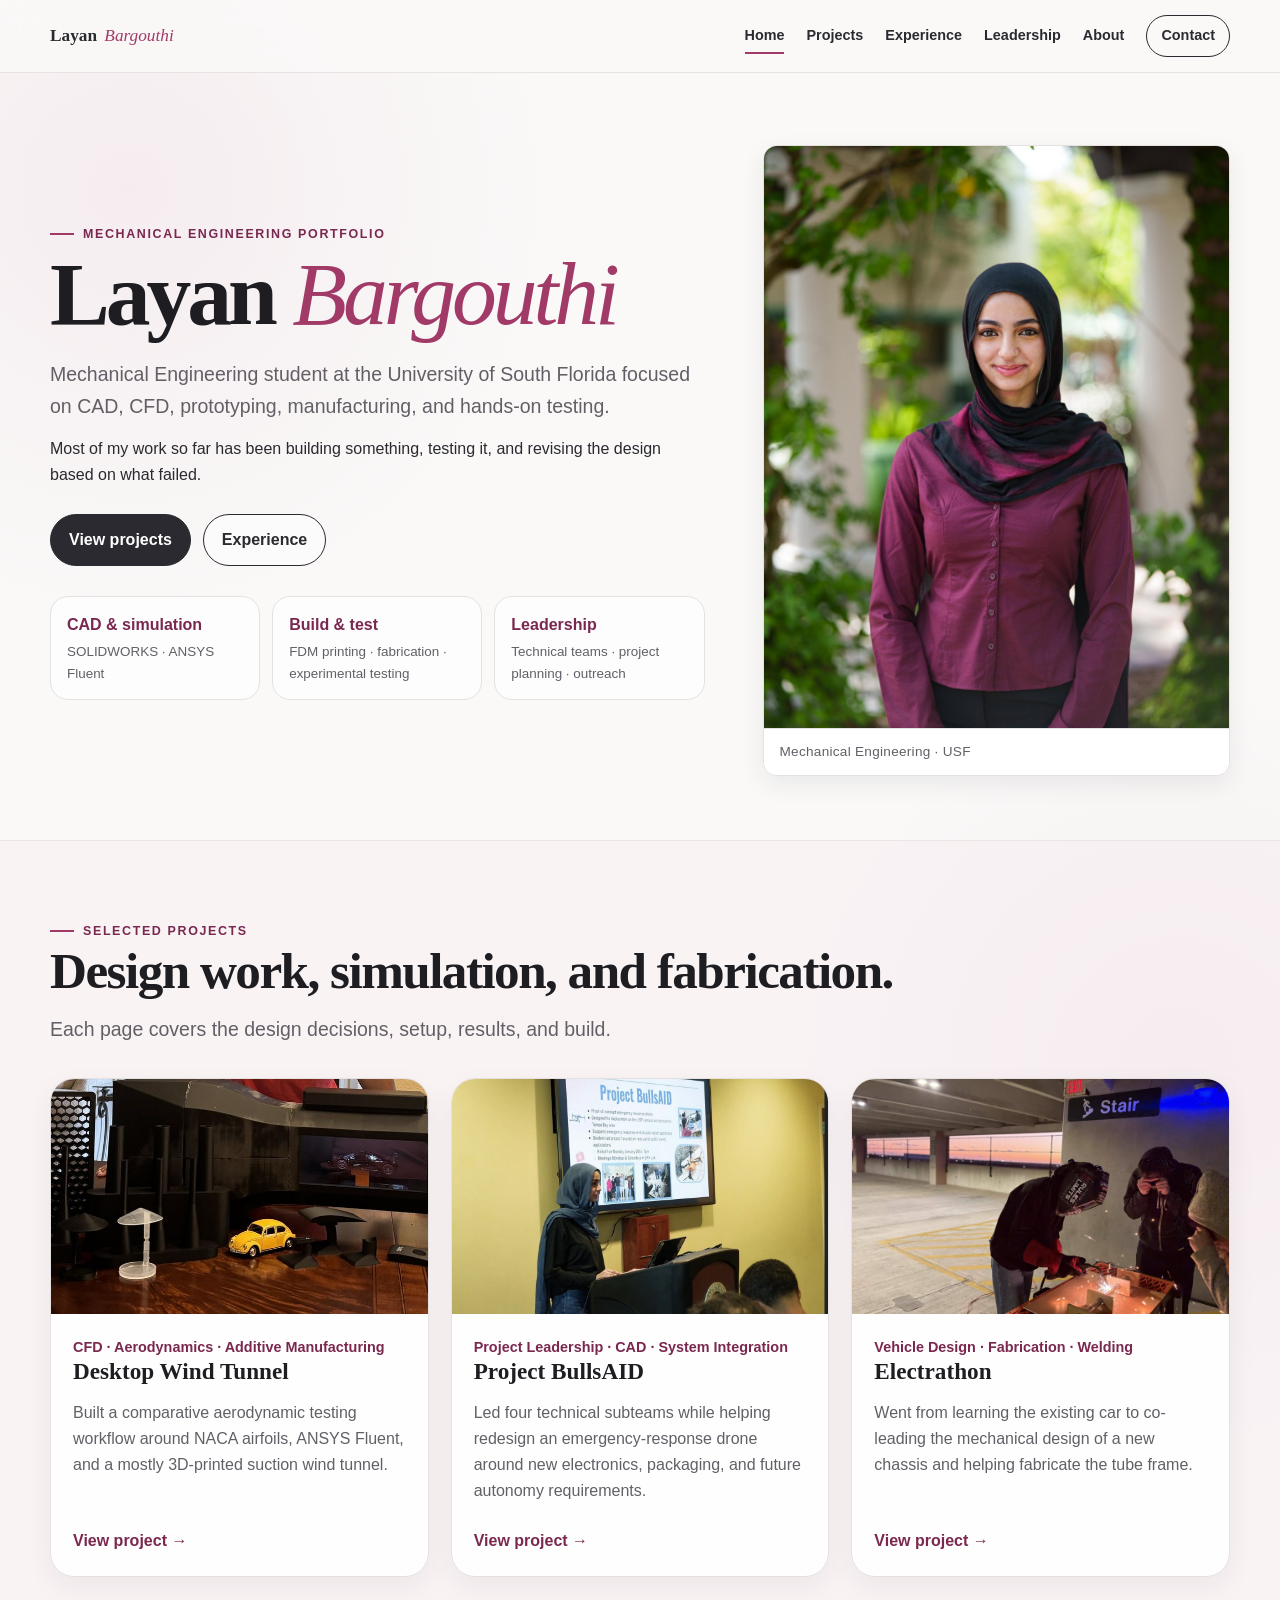
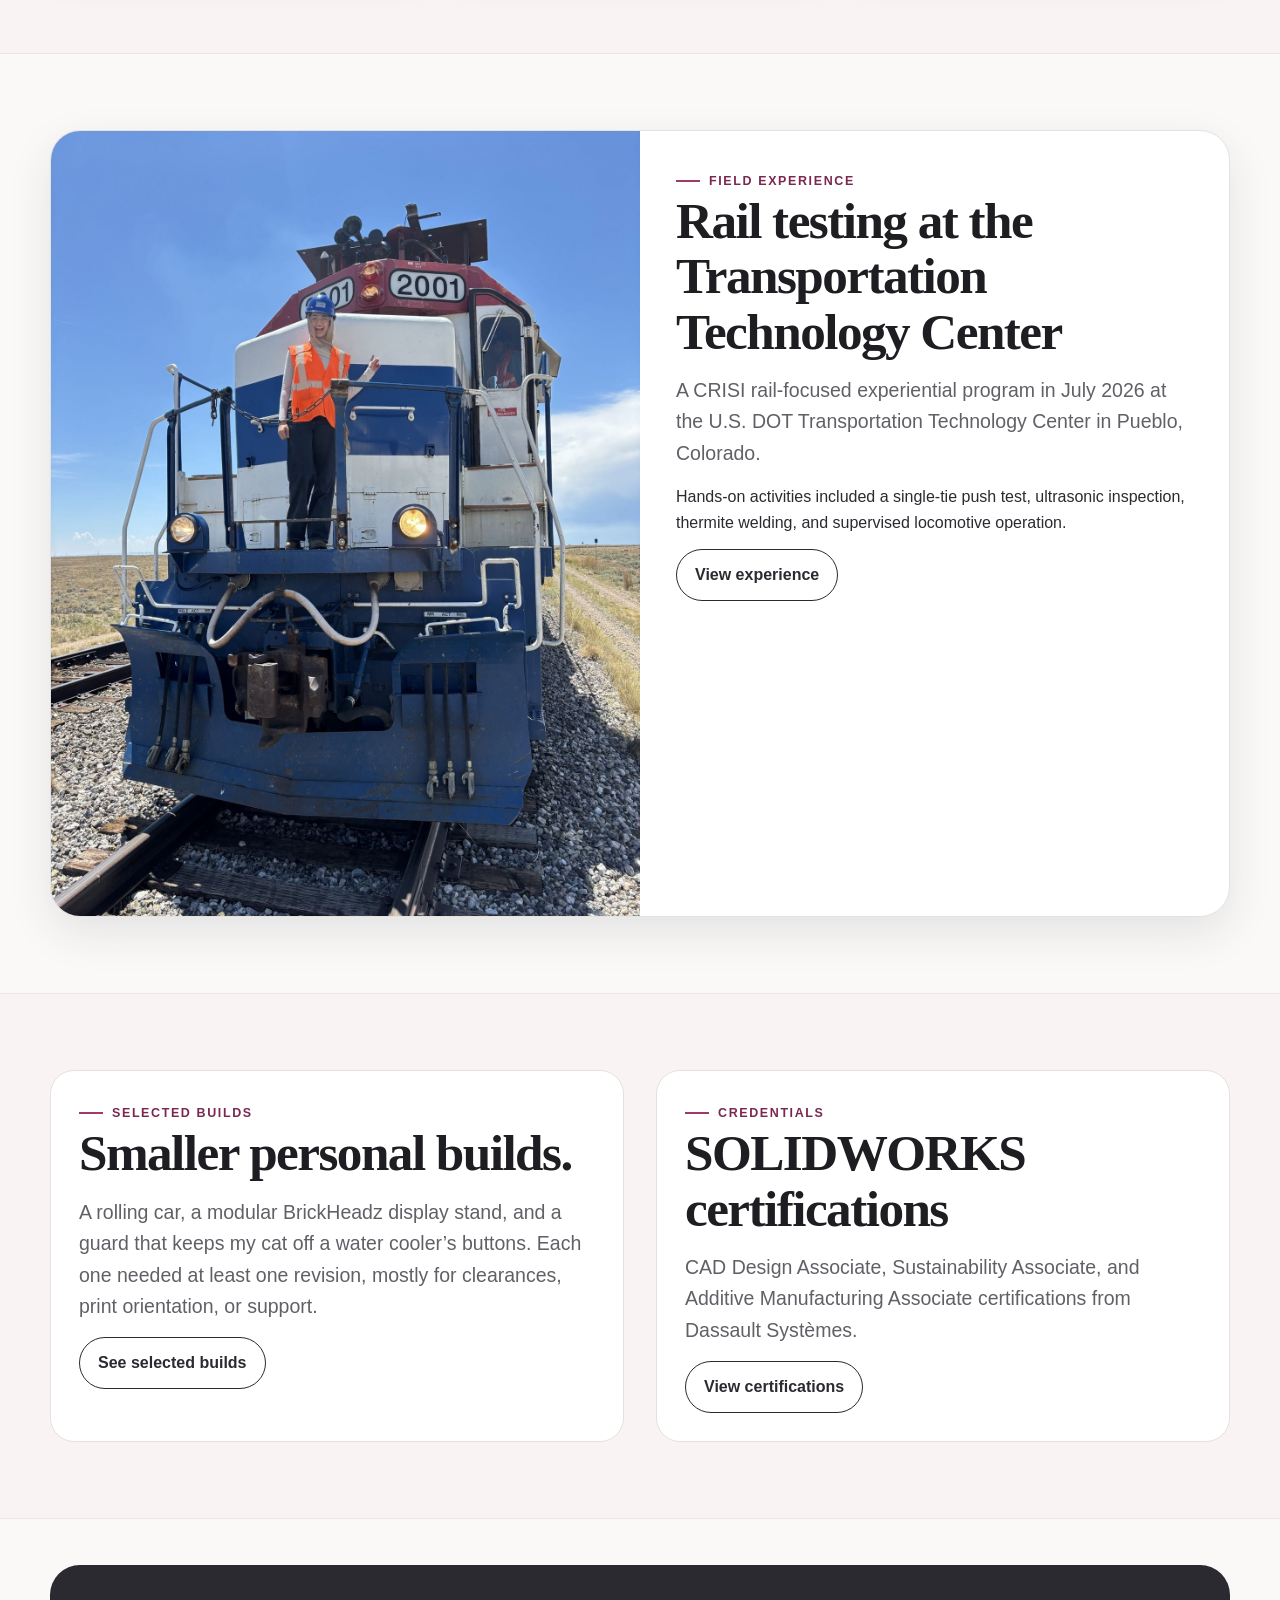
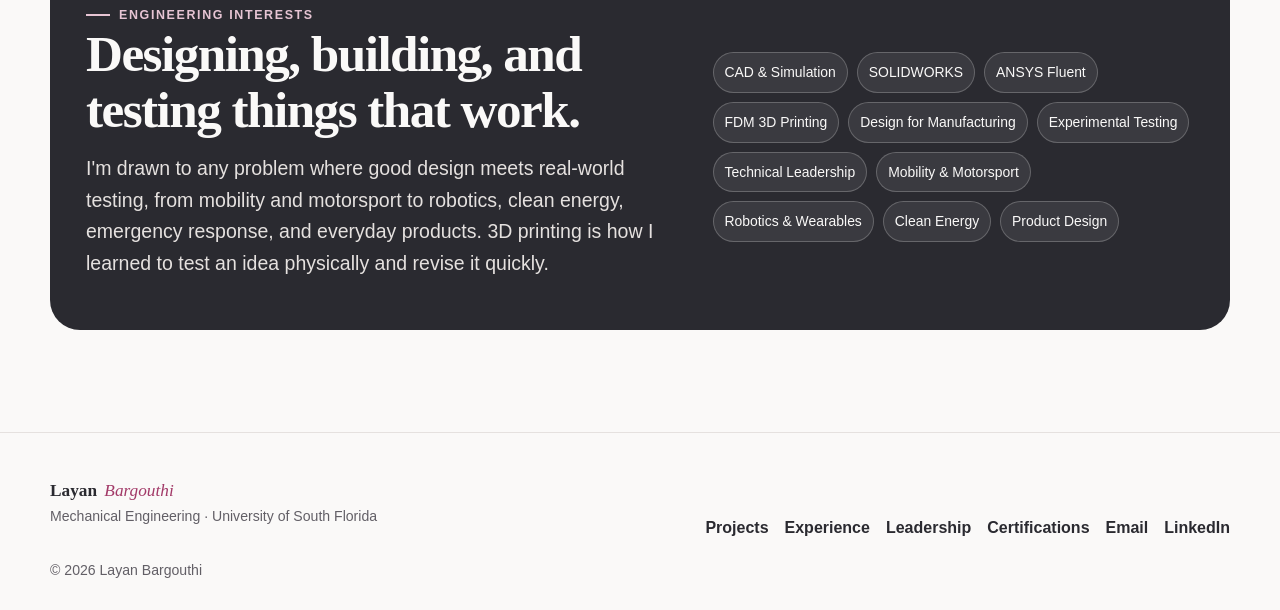
<file: index.html>
<!doctype html><html lang="en"><head><meta charset="utf-8"><meta name="viewport" content="width=device-width,initial-scale=1">
<meta name="description" content="Layan Bargouthi mechanical engineering portfolio">
<title>Home | Layan Bargouthi</title><link rel="stylesheet" href="styles.css?v=20261114c"></head><body><header class="site-header"><div class="container nav">
<a class="brand" href="index.html">Layan <span class="signature">Bargouthi</span></a>
<button class="menu-btn" aria-label="Open navigation">☰</button>
<nav class="nav-links"><a href="index.html" class="active">Home</a><a href="projects.html" class="">Projects</a><a href="experience.html" class="">Experience</a><a href="leadership.html" class="">Leadership</a><a href="about.html" class="">About</a><a class="nav-cta" href="about.html#contact">Contact</a></nav>
</div></header><main>
<section class="hero"><div class="container hero-grid">
<div class="hero-copy">
<span class="eyebrow">Mechanical Engineering Portfolio</span>
<h1>Layan <span class="signature">Bargouthi</span></h1>
<p class="lead">Mechanical Engineering student at the University of South Florida focused on CAD, CFD, prototyping, manufacturing, and hands-on testing.</p>
<p>Most of my work so far has been building something, testing it, and revising the design based on what failed.</p>
<div class="hero-actions"><a class="btn primary" href="projects.html">View projects</a><a class="btn secondary" href="experience.html">Experience</a></div>
<div class="quick-grid">
<div class="quick"><strong>CAD & simulation</strong><span>SOLIDWORKS · ANSYS Fluent</span></div>
<div class="quick"><strong>Build & test</strong><span>FDM printing · fabrication · experimental testing</span></div>
<div class="quick"><strong>Leadership</strong><span>Technical teams · project planning · outreach</span></div>
</div></div>
<div class="hero-photo"><img src="headshot.jpg" alt="Portrait of Layan Bargouthi"><div class="photo-label">Mechanical Engineering · USF</div></div>
</div></section>

<section class="section soft"><div class="container">
<span class="eyebrow">Selected projects</span><h2>Design work, simulation, and fabrication.</h2>
<p class="lead">Each page covers the design decisions, setup, results, and build.</p>
<div class="card-grid">
<article class="card"><div class="card-media"><img src="wind-hero.jpg" alt="Completed desktop wind tunnel and test models"></div><div class="card-body"><span class="kicker">CFD · Aerodynamics · Additive Manufacturing</span><h3>Desktop Wind Tunnel</h3><p>Built a comparative aerodynamic testing workflow around NACA airfoils, ANSYS Fluent, and a mostly 3D-printed suction wind tunnel.</p><a class="card-link" href="project-wind-tunnel.html">View project →</a></div></article>
<article class="card"><div class="card-media"><img src="bulls-presentation.jpg" alt="Layan presenting Project BullsAID"></div><div class="card-body"><span class="kicker">Project Leadership · CAD · System Integration</span><h3>Project BullsAID</h3><p>Led four technical subteams while helping redesign an emergency-response drone around new electronics, packaging, and future autonomy requirements.</p><a class="card-link" href="project-bullsaid.html">View project →</a></div></article>
<article class="card"><div class="card-media"><img src="electrathon-hero.jpg" alt="Electrathon team welding during fabrication"></div><div class="card-body"><span class="kicker">Vehicle Design · Fabrication · Welding</span><h3>Electrathon</h3><p>Went from learning the existing car to co-leading the mechanical design of a new chassis and helping fabricate the tube frame.</p><a class="card-link" href="project-electrathon.html">View project →</a></div></article>
</div>
</div></section>

<section class="section"><div class="container wide-card">
<div class="media"><img src="crisi-hero.jpg" alt="Layan standing on locomotive 2001 at the Transportation Technology Center"></div>
<div class="copy"><span class="eyebrow">Field experience</span><h2>Rail testing at the Transportation Technology Center</h2>
<p class="lead">A CRISI rail-focused experiential program in July 2026 at the U.S. DOT Transportation Technology Center in Pueblo, Colorado.</p>
<p>Hands-on activities included a single-tie push test, ultrasonic inspection, thermite welding, and supervised locomotive operation.</p>
<a class="btn secondary" href="experience.html#crisi">View experience</a></div>
</div></section>


<section class="section soft"><div class="container split homepage-secondary">
<div><span class="eyebrow">Selected builds</span><h2>Smaller personal builds.</h2><p class="lead">A rolling car, a modular BrickHeadz display stand, and a guard that keeps my cat off a water cooler’s buttons. Each one needed at least one revision, mostly for clearances, print orientation, or support.</p><a class="btn secondary" href="projects.html#selected-builds">See selected builds</a></div>
<div><span class="eyebrow">Credentials</span><h2>SOLIDWORKS certifications</h2><p class="lead">CAD Design Associate, Sustainability Associate, and Additive Manufacturing Associate certifications from Dassault Systèmes.</p><a class="btn secondary" href="about.html#certifications">View certifications</a></div>
</div></section>

<section class="section tight"><div class="container feature-band">
<div><span class="eyebrow">Engineering interests</span><h2>Designing, building, and testing things that work.</h2><p class="lead">I'm drawn to any problem where good design meets real-world testing, from mobility and motorsport to robotics, clean energy, emergency response, and everyday products. 3D printing is how I learned to test an idea physically and revise it quickly.</p></div>
<div class="pill-list"><span>CAD &amp; Simulation</span><span>SOLIDWORKS</span><span>ANSYS Fluent</span><span>FDM 3D Printing</span><span>Design for Manufacturing</span><span>Experimental Testing</span><span>Technical Leadership</span><span>Mobility &amp; Motorsport</span><span>Robotics &amp; Wearables</span><span>Clean Energy</span><span>Product Design</span></div>
</div></section>
</main><footer class="footer"><div class="container footer-grid">
<div><div class="brand">Layan <span class="signature">Bargouthi</span></div><p class="small">Mechanical Engineering · University of South Florida</p></div>
<div class="footer-links"><a href="projects.html">Projects</a><a href="experience.html">Experience</a><a href="leadership.html">Leadership</a><a href="about.html#certifications">Certifications</a><a href="mailto:layanbargouthi@gmail.com">Email</a><a href="https://www.linkedin.com/in/layanbargouthi/" target="_blank" rel="noopener">LinkedIn</a></div>
</div><div class="container small" style="margin-top:18px">© <span data-year></span> Layan Bargouthi</div></footer><script src="script.js?v=20261114"></script></body></html>
</file>
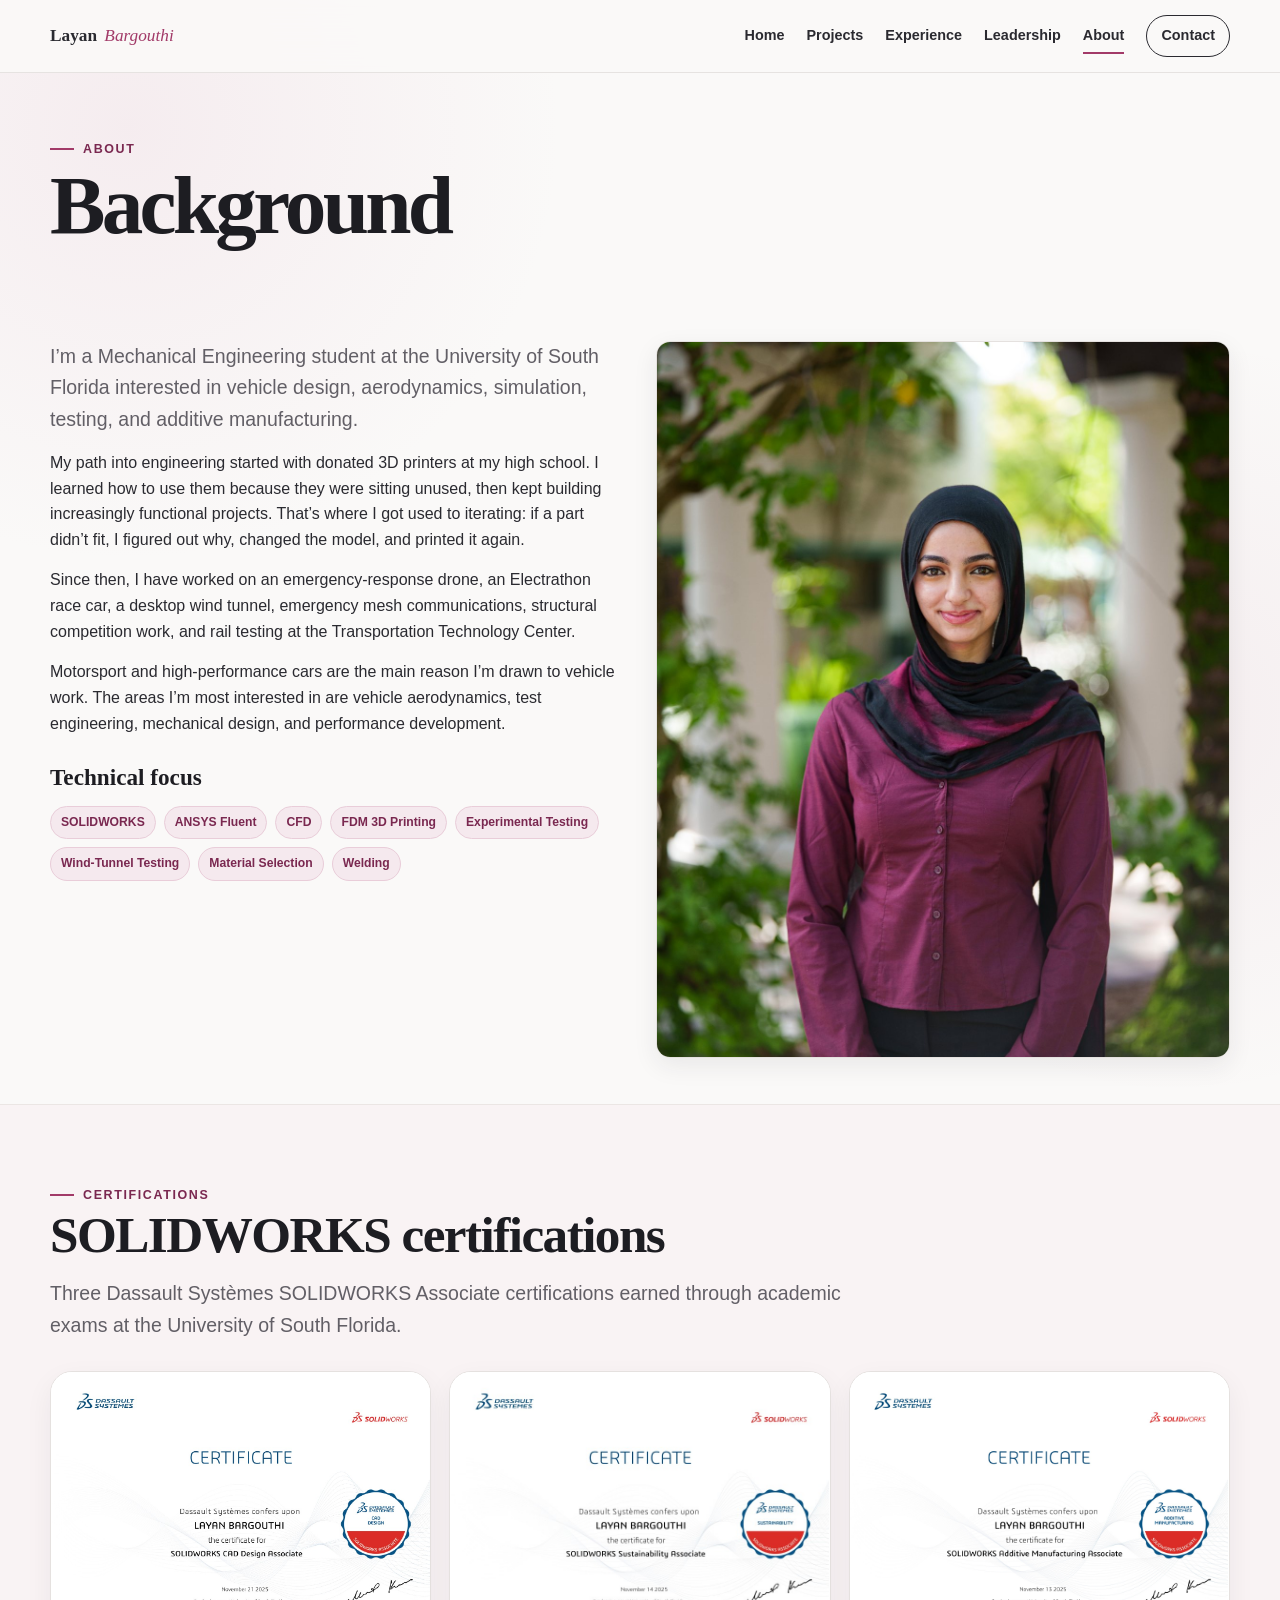
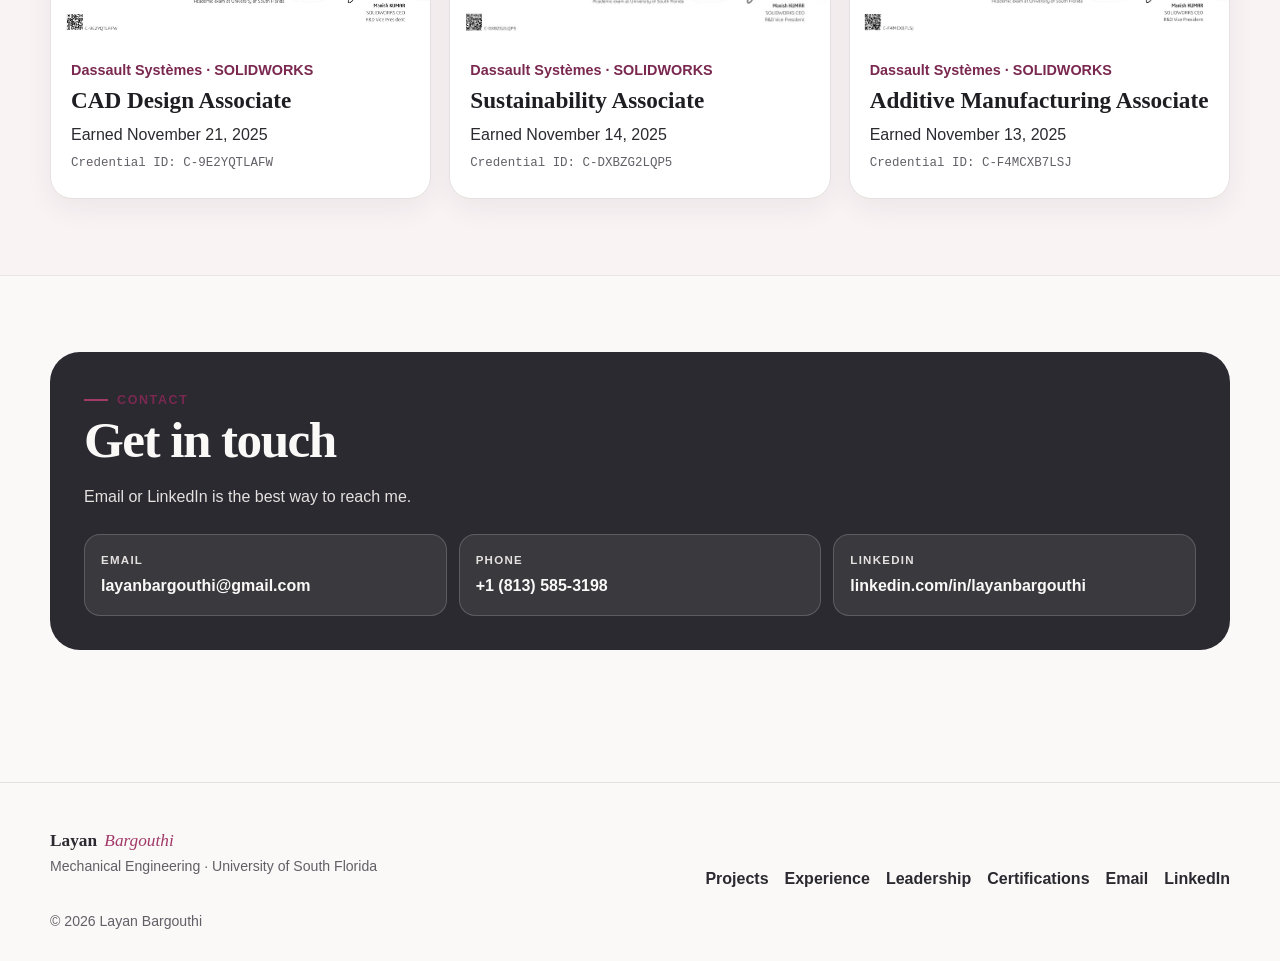
<file: about.html>
<!doctype html><html lang="en"><head><meta charset="utf-8"><meta name="viewport" content="width=device-width,initial-scale=1">
<meta name="description" content="Layan Bargouthi mechanical engineering portfolio">
<title>About | Layan Bargouthi</title><link rel="stylesheet" href="styles.css?v=20261114c"></head><body><header class="site-header"><div class="container nav">
<a class="brand" href="index.html">Layan <span class="signature">Bargouthi</span></a>
<button class="menu-btn" aria-label="Open navigation">☰</button>
<nav class="nav-links"><a href="index.html" class="">Home</a><a href="projects.html" class="">Projects</a><a href="experience.html" class="">Experience</a><a href="leadership.html" class="">Leadership</a><a href="about.html" class="active">About</a><a class="nav-cta" href="about.html#contact">Contact</a></nav>
</div></header><main>
<section class="project-hero"><div class="container"><span class="eyebrow">About</span><h1>Background</h1></div></section>
<section class="section tight"><div class="container split">
<div>
<p class="lead">I’m a Mechanical Engineering student at the University of South Florida interested in vehicle design, aerodynamics, simulation, testing, and additive manufacturing.</p>
<p>My path into engineering started with donated 3D printers at my high school. I learned how to use them because they were sitting unused, then kept building increasingly functional projects. That’s where I got used to iterating: if a part didn’t fit, I figured out why, changed the model, and printed it again.</p>
<p>Since then, I have worked on an emergency-response drone, an Electrathon race car, a desktop wind tunnel, emergency mesh communications, structural competition work, and rail testing at the Transportation Technology Center.</p>
<p>Motorsport and high-performance cars are the main reason I’m drawn to vehicle work. The areas I’m most interested in are vehicle aerodynamics, test engineering, mechanical design, and performance development.</p>
<h3 style="margin-top:28px">Technical focus</h3>
<div class="tag-row"><span class="tag">SOLIDWORKS</span><span class="tag">ANSYS Fluent</span><span class="tag">CFD</span><span class="tag">FDM 3D Printing</span><span class="tag">Experimental Testing</span><span class="tag">Wind-Tunnel Testing</span><span class="tag">Material Selection</span><span class="tag">Welding</span></div>
</div>
<div class="hero-photo" style="min-height:620px"><img src="headshot.jpg" alt="Portrait of Layan Bargouthi" style="min-height:620px"></div>
</div></section>

<section class="section soft" id="certifications"><div class="container"><span class="eyebrow">Certifications</span><h2>SOLIDWORKS certifications</h2>
<p class="lead">Three Dassault Systèmes SOLIDWORKS Associate certifications earned through academic exams at the University of South Florida.</p>
<div class="cert-grid">
<article class="cert-card"><button class="cert-image-button" type="button" aria-label="View SOLIDWORKS CAD Design Associate certificate"><img data-lightbox src="cert-cad-design.jpg" alt="SOLIDWORKS CAD Design Associate certificate"></button><div class="cert-copy"><span class="kicker">Dassault Systèmes · SOLIDWORKS</span><h3>CAD Design Associate</h3><p>Earned November 21, 2025</p><p class="credential-id">Credential ID: C-9E2YQTLAFW</p></div></article>
<article class="cert-card"><button class="cert-image-button" type="button" aria-label="View SOLIDWORKS Sustainability Associate certificate"><img data-lightbox src="cert-sustainability.jpg" alt="SOLIDWORKS Sustainability Associate certificate"></button><div class="cert-copy"><span class="kicker">Dassault Systèmes · SOLIDWORKS</span><h3>Sustainability Associate</h3><p>Earned November 14, 2025</p><p class="credential-id">Credential ID: C-DXBZG2LQP5</p></div></article>
<article class="cert-card"><button class="cert-image-button" type="button" aria-label="View SOLIDWORKS Additive Manufacturing Associate certificate"><img data-lightbox src="cert-additive-manufacturing.jpg" alt="SOLIDWORKS Additive Manufacturing Associate certificate"></button><div class="cert-copy"><span class="kicker">Dassault Systèmes · SOLIDWORKS</span><h3>Additive Manufacturing Associate</h3><p>Earned November 13, 2025</p><p class="credential-id">Credential ID: C-F4MCXB7LSJ</p></div></article>
</div></div></section>

<section class="section" id="contact"><div class="container contact-box"><span class="eyebrow">Contact</span><h2>Get in touch</h2>
<p class="contact-intro">Email or LinkedIn is the best way to reach me.</p>
<div class="contact-links">
<a href="mailto:layanbargouthi@gmail.com"><span>Email</span><strong>layanbargouthi@gmail.com</strong></a>
<a href="tel:+18135853198"><span>Phone</span><strong>+1 (813) 585-3198</strong></a>
<a href="https://www.linkedin.com/in/layanbargouthi/" target="_blank" rel="noopener"><span>LinkedIn</span><strong>linkedin.com/in/layanbargouthi</strong></a>
</div>
</div></section>
</main><footer class="footer"><div class="container footer-grid">
<div><div class="brand">Layan <span class="signature">Bargouthi</span></div><p class="small">Mechanical Engineering · University of South Florida</p></div>
<div class="footer-links"><a href="projects.html">Projects</a><a href="experience.html">Experience</a><a href="leadership.html">Leadership</a><a href="about.html#certifications">Certifications</a><a href="mailto:layanbargouthi@gmail.com">Email</a><a href="https://www.linkedin.com/in/layanbargouthi/" target="_blank" rel="noopener">LinkedIn</a></div>
</div><div class="container small" style="margin-top:18px">© <span data-year></span> Layan Bargouthi</div></footer><script src="script.js?v=20261114"></script></body></html>
</file>
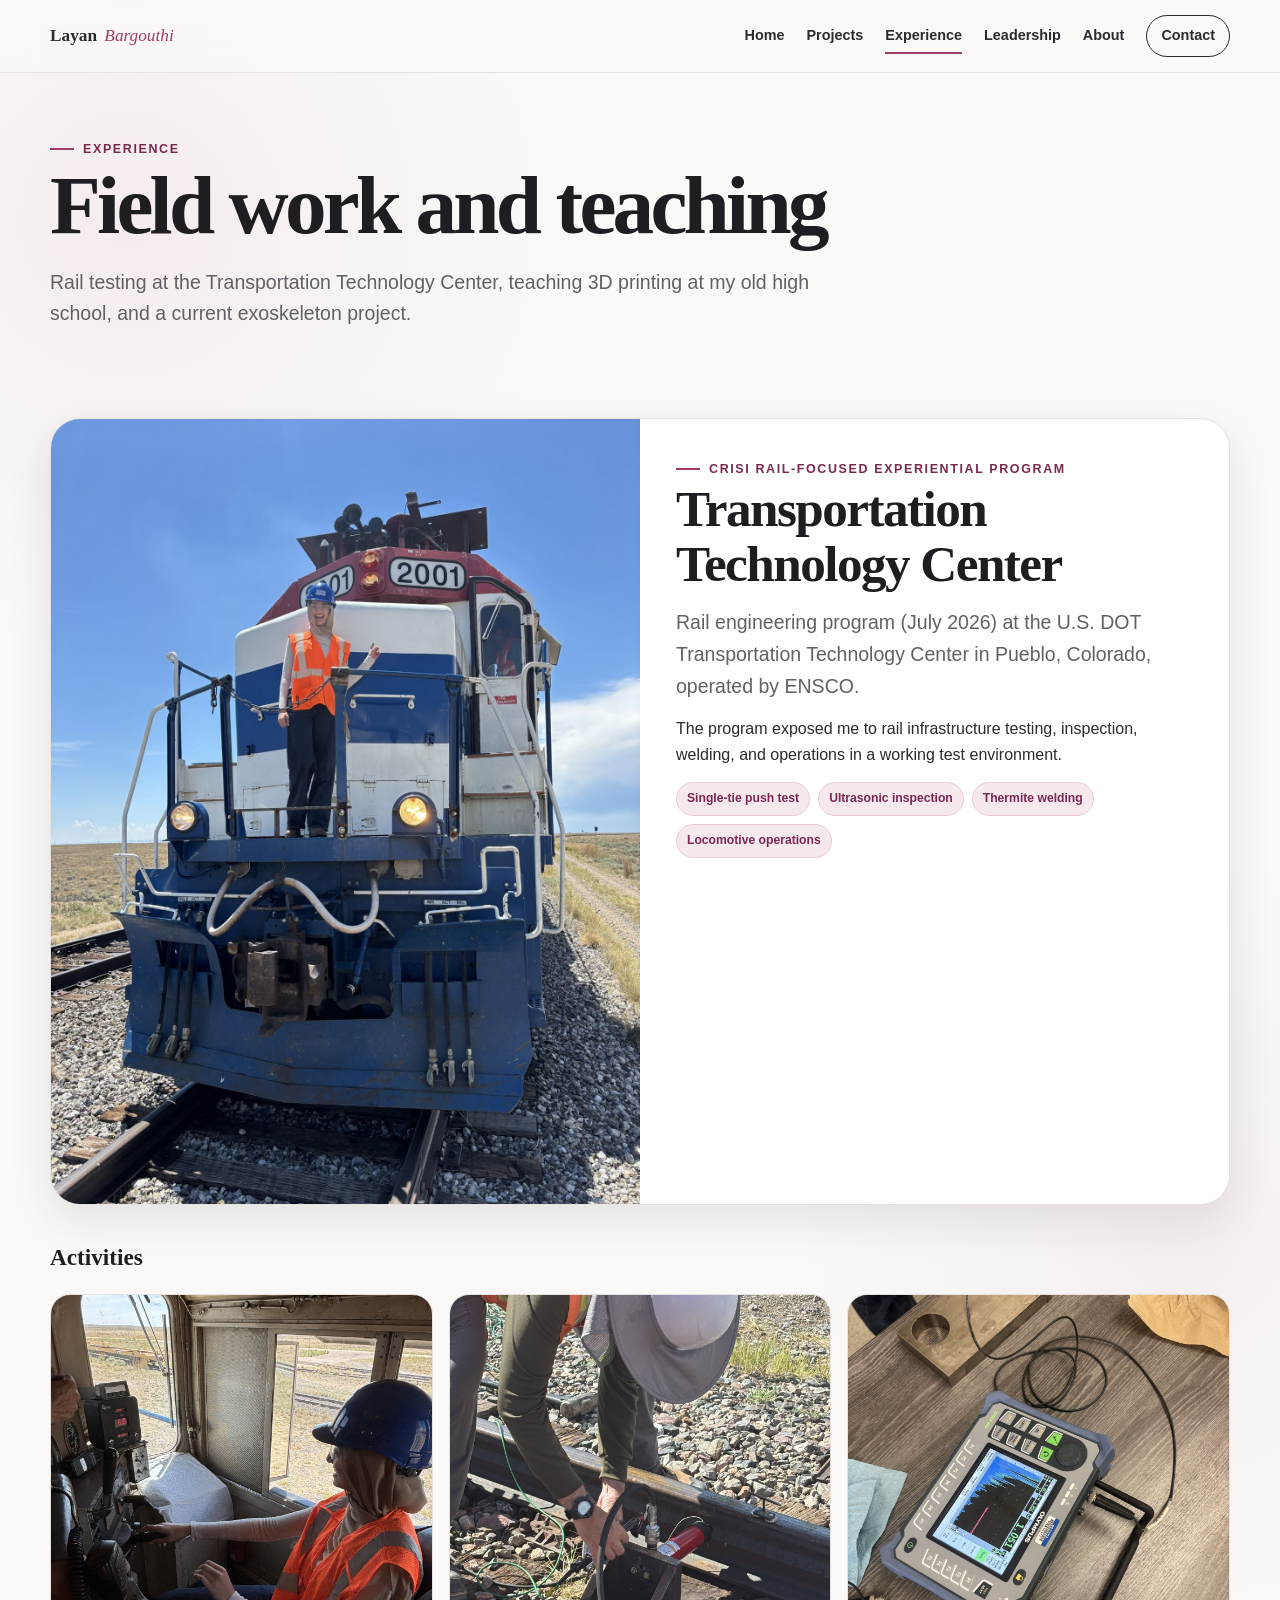
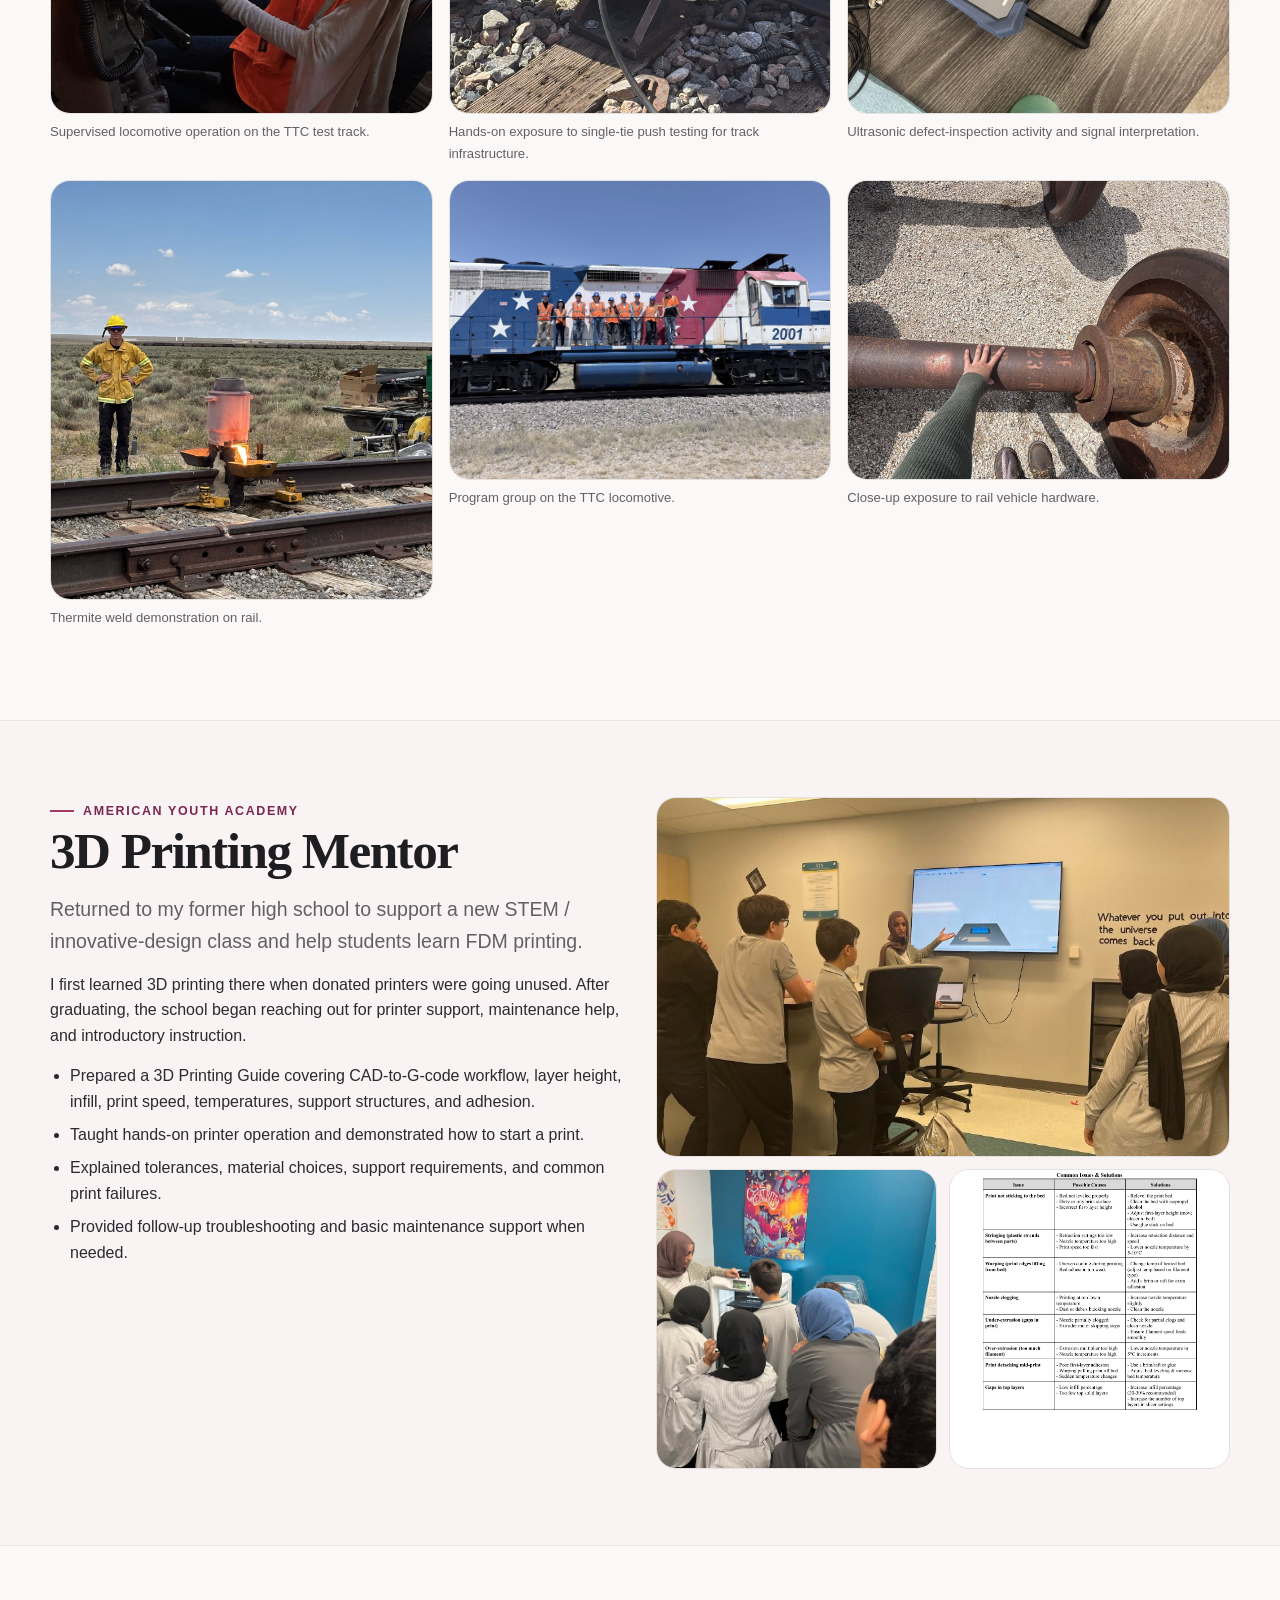
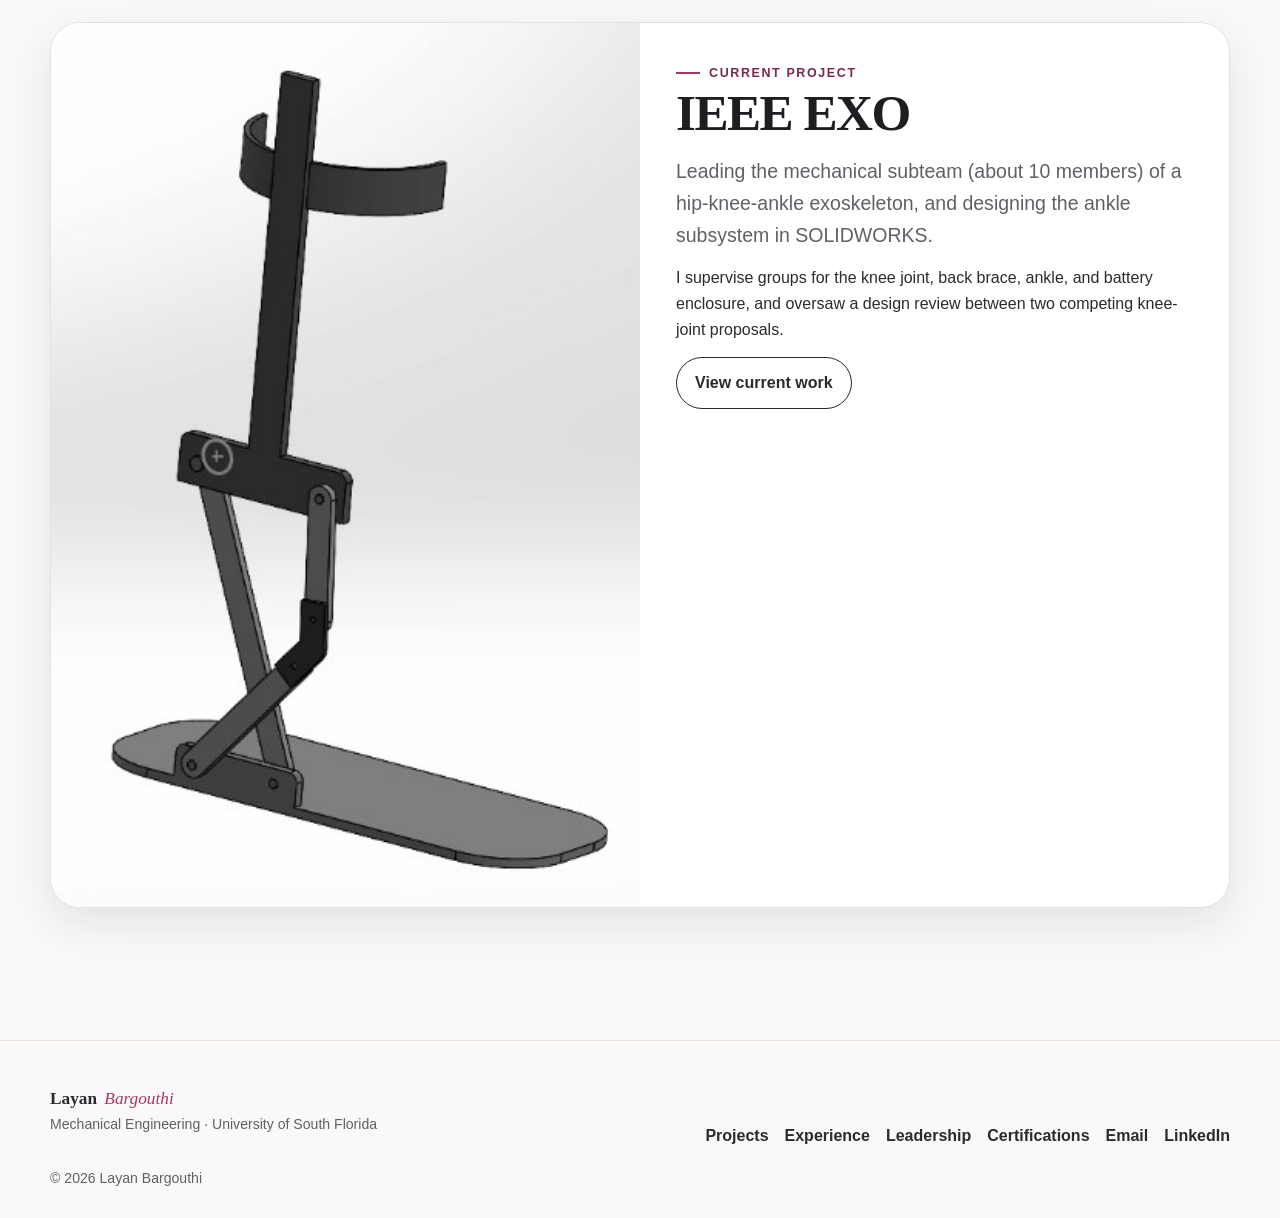
<file: experience.html>
<!doctype html><html lang="en"><head><meta charset="utf-8"><meta name="viewport" content="width=device-width,initial-scale=1">
<meta name="description" content="Layan Bargouthi mechanical engineering portfolio">
<title>Experience | Layan Bargouthi</title><link rel="stylesheet" href="styles.css?v=20261114c"></head><body><header class="site-header"><div class="container nav">
<a class="brand" href="index.html">Layan <span class="signature">Bargouthi</span></a>
<button class="menu-btn" aria-label="Open navigation">☰</button>
<nav class="nav-links"><a href="index.html" class="">Home</a><a href="projects.html" class="">Projects</a><a href="experience.html" class="active">Experience</a><a href="leadership.html" class="">Leadership</a><a href="about.html" class="">About</a><a class="nav-cta" href="about.html#contact">Contact</a></nav>
</div></header><main>
<section class="project-hero"><div class="container"><span class="eyebrow">Experience</span><h1>Field work and teaching</h1>
<p class="lead">Rail testing at the Transportation Technology Center, teaching 3D printing at my old high school, and a current exoskeleton project.</p></div></section>

<section class="section tight" id="crisi"><div class="container">
<div class="wide-card"><div class="media"><img src="crisi-hero.jpg" alt="Layan standing on locomotive 2001"></div>
<div class="copy"><span class="eyebrow">CRISI Rail-Focused Experiential Program</span><h2>Transportation Technology Center</h2>
<p class="lead">Rail engineering program (July 2026) at the U.S. DOT Transportation Technology Center in Pueblo, Colorado, operated by ENSCO.</p>
<p>The program exposed me to rail infrastructure testing, inspection, welding, and operations in a working test environment.</p>
<div class="tag-row"><span class="tag">Single-tie push test</span><span class="tag">Ultrasonic inspection</span><span class="tag">Thermite welding</span><span class="tag">Locomotive operations</span></div></div></div>

<div class="content-block" style="margin-top:40px"><h3>Activities</h3>
<div class="gallery three">
<figure class="figure tall"><img data-lightbox src="crisi-cab.jpg" alt="Layan operating locomotive controls under supervision"><figcaption>Supervised locomotive operation on the TTC test track.</figcaption></figure>
<figure class="figure tall"><img data-lightbox src="crisi-single-tie.jpg" alt="Single tie push test equipment on rail"><figcaption>Hands-on exposure to single-tie push testing for track infrastructure.</figcaption></figure>
<figure class="figure tall"><img data-lightbox src="crisi-ultrasonic.jpg" alt="Olympus ultrasonic inspection instrument"><figcaption>Ultrasonic defect-inspection activity and signal interpretation.</figcaption></figure>
<figure class="figure tall"><img data-lightbox src="crisi-thermite.jpg" alt="Thermite rail welding operation"><figcaption>Thermite weld demonstration on rail.</figcaption></figure>
<figure class="figure "><img data-lightbox src="crisi-group-train.jpg" alt="CRISI group on locomotive 2001"><figcaption>Program group on the TTC locomotive.</figcaption></figure>
<figure class="figure "><img data-lightbox src="crisi-wheelset.jpg" alt="Rail wheelset and axle"><figcaption>Close-up exposure to rail vehicle hardware.</figcaption></figure>
</div></div></div></section>

<section class="section soft" id="aya"><div class="container split">
<div><span class="eyebrow">American Youth Academy</span><h2>3D Printing Mentor</h2>
<p class="lead">Returned to my former high school to support a new STEM / innovative-design class and help students learn FDM printing.</p>
<p>I first learned 3D printing there when donated printers were going unused. After graduating, the school began reaching out for printer support, maintenance help, and introductory instruction.</p>
<ul class="bullets"><li>Prepared a 3D Printing Guide covering CAD-to-G-code workflow, layer height, infill, print speed, temperatures, support structures, and adhesion.</li><li>Taught hands-on printer operation and demonstrated how to start a print.</li><li>Explained tolerances, material choices, support requirements, and common print failures.</li><li>Provided follow-up troubleshooting and basic maintenance support when needed.</li></ul></div>
<div class="photo-stack"><img src="aya-teaching.jpg" alt="Layan teaching students 3D design"><img src="aya-printer.jpg" alt="Layan demonstrating a 3D printer to students"><img src="aya-troubleshooting.jpg" alt="3D printing troubleshooting guide page"></div>
</div></section>

<section class="section" id="exo"><div class="container wide-card">
<div class="media"><img src="exo-ankle-concept-1.jpg" alt="Early ankle subsystem design concept"></div>
<div class="copy"><span class="eyebrow">Current project</span><h2>IEEE EXO</h2><p class="lead">Leading the mechanical subteam (about 10 members) of a hip-knee-ankle exoskeleton, and designing the ankle subsystem in SOLIDWORKS.</p>
<p>I supervise groups for the knee joint, back brace, ankle, and battery enclosure, and oversaw a design review between two competing knee-joint proposals.</p><a class="btn secondary" href="project-exo.html">View current work</a></div>
</div></section>
</main><footer class="footer"><div class="container footer-grid">
<div><div class="brand">Layan <span class="signature">Bargouthi</span></div><p class="small">Mechanical Engineering · University of South Florida</p></div>
<div class="footer-links"><a href="projects.html">Projects</a><a href="experience.html">Experience</a><a href="leadership.html">Leadership</a><a href="about.html#certifications">Certifications</a><a href="mailto:layanbargouthi@gmail.com">Email</a><a href="https://www.linkedin.com/in/layanbargouthi/" target="_blank" rel="noopener">LinkedIn</a></div>
</div><div class="container small" style="margin-top:18px">© <span data-year></span> Layan Bargouthi</div></footer><script src="script.js?v=20261114"></script></body></html>
</file>
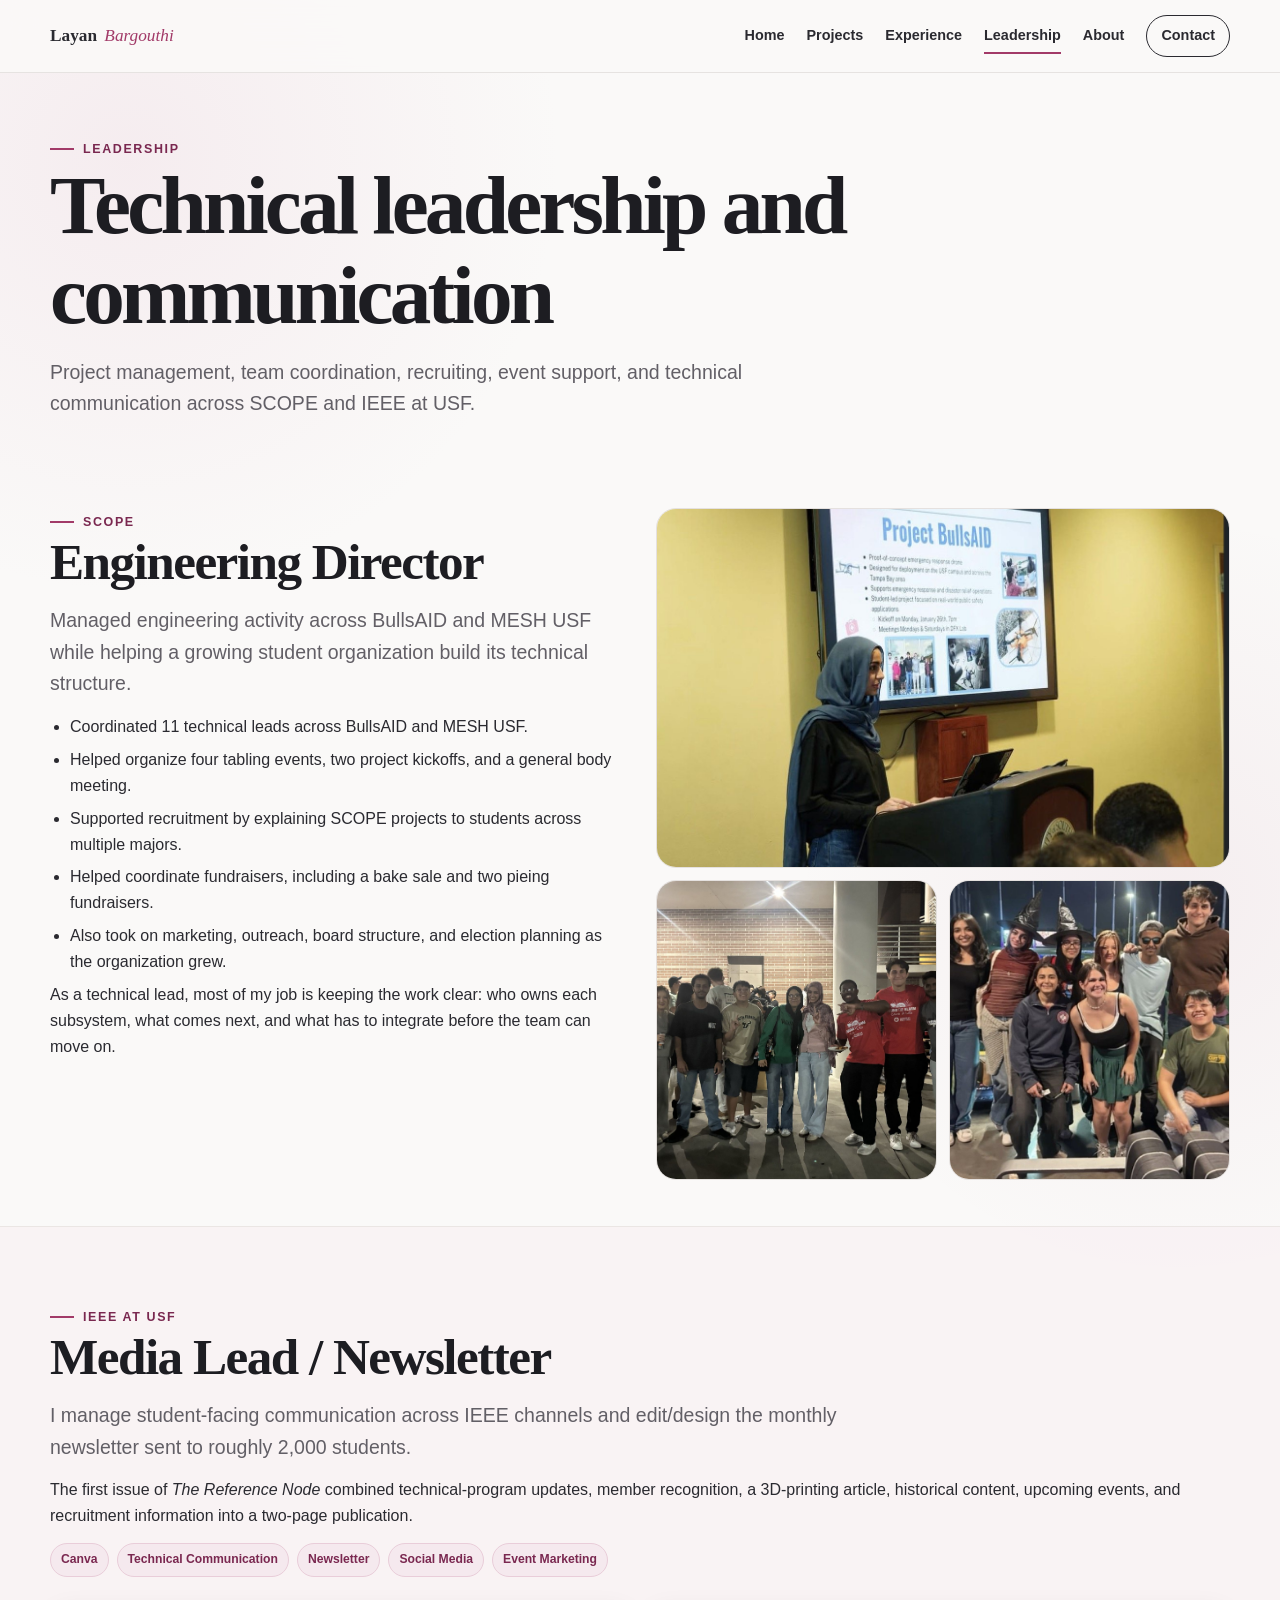
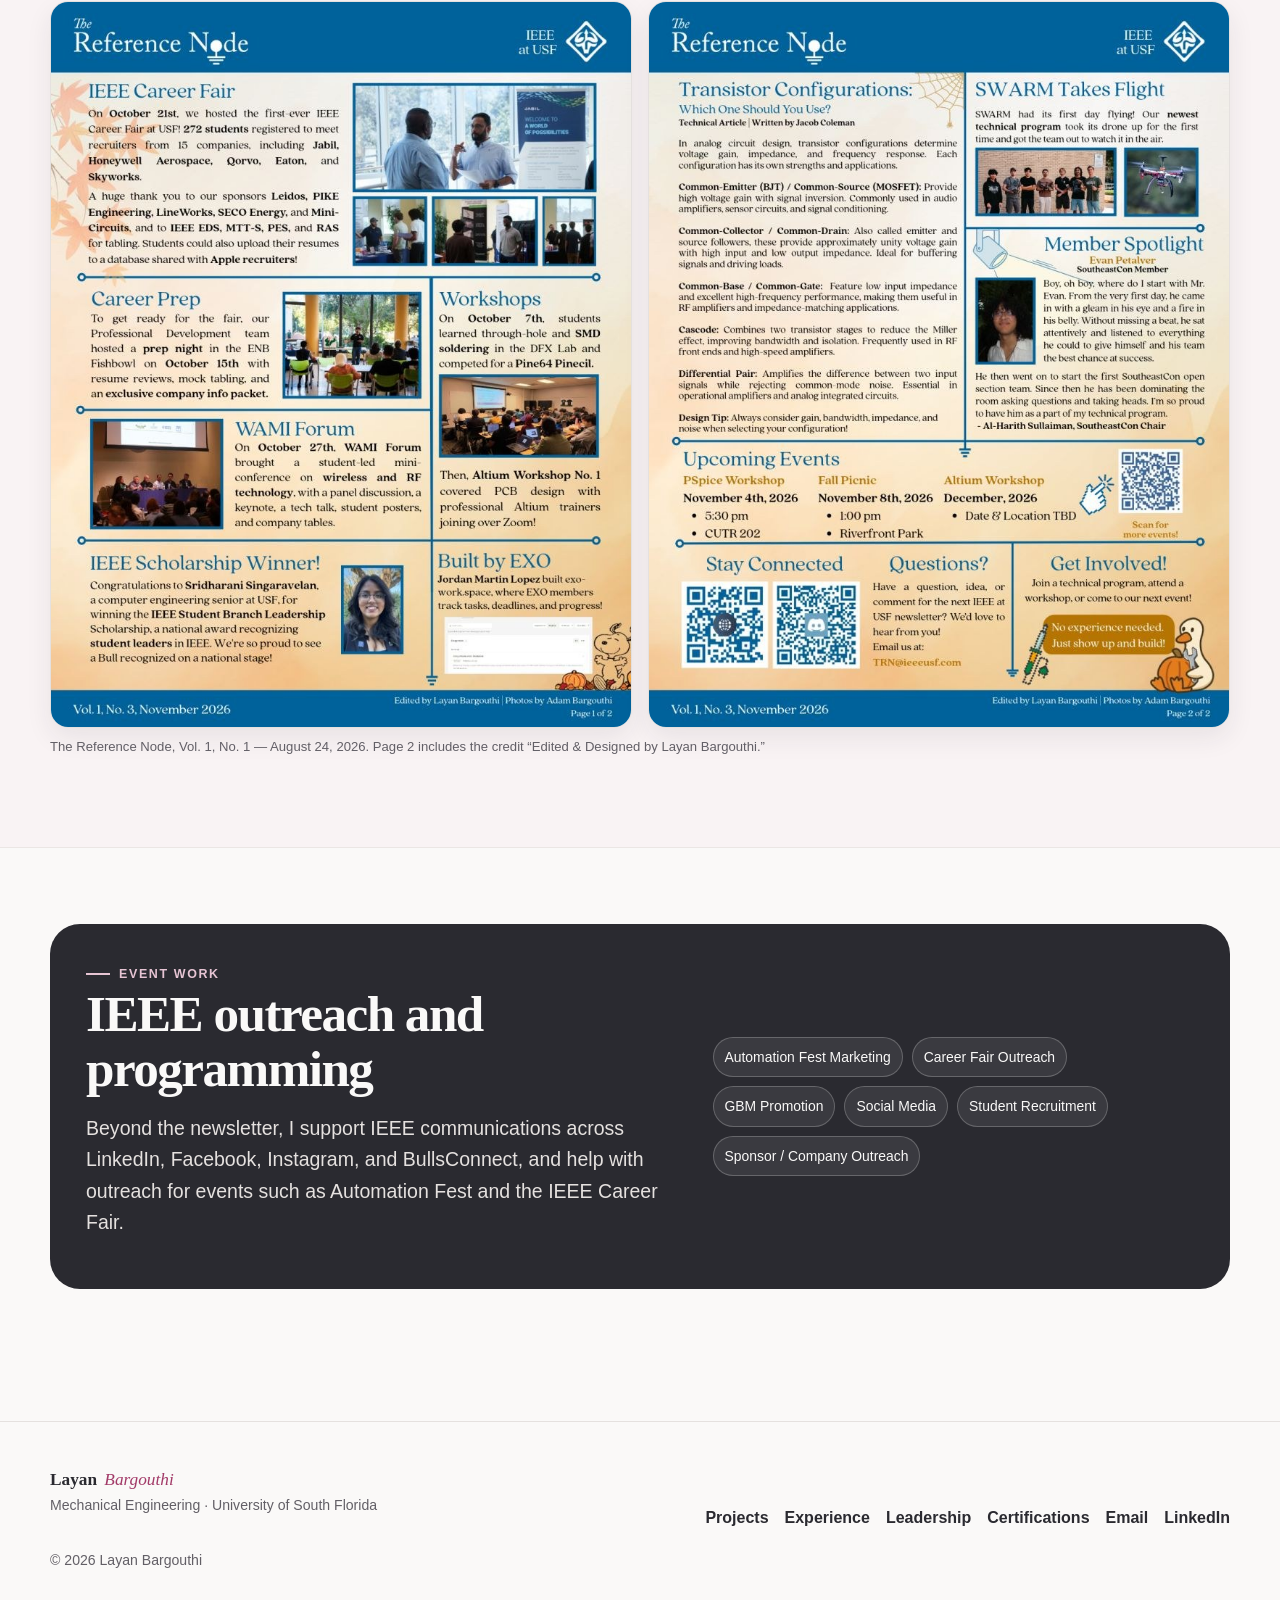
<file: leadership.html>
<!doctype html><html lang="en"><head><meta charset="utf-8"><meta name="viewport" content="width=device-width,initial-scale=1">
<meta name="description" content="Layan Bargouthi mechanical engineering portfolio">
<title>Leadership | Layan Bargouthi</title><link rel="stylesheet" href="styles.css?v=20261114c"></head><body><header class="site-header"><div class="container nav">
<a class="brand" href="index.html">Layan <span class="signature">Bargouthi</span></a>
<button class="menu-btn" aria-label="Open navigation">☰</button>
<nav class="nav-links"><a href="index.html" class="">Home</a><a href="projects.html" class="">Projects</a><a href="experience.html" class="">Experience</a><a href="leadership.html" class="active">Leadership</a><a href="about.html" class="">About</a><a class="nav-cta" href="about.html#contact">Contact</a></nav>
</div></header><main>
<section class="project-hero"><div class="container"><span class="eyebrow">Leadership</span><h1>Technical leadership and communication</h1>
<p class="lead">Project management, team coordination, recruiting, event support, and technical communication across SCOPE and IEEE at USF.</p></div></section>

<section class="section tight"><div class="container split">
<div><span class="eyebrow">SCOPE</span><h2>Engineering Director</h2>
<p class="lead">Managed engineering activity across BullsAID and MESH USF while helping a growing student organization build its technical structure.</p>
<ul class="bullets">
<li>Coordinated 11 technical leads across BullsAID and MESH USF.</li>
<li>Helped organize four tabling events, two project kickoffs, and a general body meeting.</li>
<li>Supported recruitment by explaining SCOPE projects to students across multiple majors.</li>
<li>Helped coordinate fundraisers, including a bake sale and two pieing fundraisers.</li>
<li>Also took on marketing, outreach, board structure, and election planning as the organization grew.</li>
</ul>
<p>As a technical lead, most of my job is keeping the work clear: who owns each subsystem, what comes next, and what has to integrate before the team can move on.</p></div>
<div class="photo-stack"><img src="bulls-presentation.jpg" alt="Layan presenting Project BullsAID"><img src="scope-event.jpg" alt="SCOPE group at student event"><img src="scope-topgolf.jpg" alt="SCOPE team at Topgolf"></div>
</div></section>

<section class="section soft"><div class="container"><span class="eyebrow">IEEE at USF</span><h2>Media Lead / Newsletter</h2>
<p class="lead">I manage student-facing communication across IEEE channels and edit/design the monthly newsletter sent to roughly 2,000 students.</p>
<p>The first issue of <em>The Reference Node</em> combined technical-program updates, member recognition, a 3D-printing article, historical content, upcoming events, and recruitment information into a two-page publication.</p>
<div class="tag-row" style="margin:14px 0 24px"><span class="tag">Canva</span><span class="tag">Technical Communication</span><span class="tag">Newsletter</span><span class="tag">Social Media</span><span class="tag">Event Marketing</span></div>
<div class="newsletter-spread"><img data-lightbox src="newsletter-page1.jpg" alt="The Reference Node newsletter page one"><img data-lightbox src="newsletter-page2.jpg" alt="The Reference Node newsletter page two"></div>
<p class="caption">The Reference Node, Vol. 1, No. 1 — August 24, 2026. Page 2 includes the credit “Edited & Designed by Layan Bargouthi.”</p>
</div></section>

<section class="section"><div class="container feature-band"><div><span class="eyebrow">Event work</span><h2>IEEE outreach and programming</h2><p class="lead">Beyond the newsletter, I support IEEE communications across LinkedIn, Facebook, Instagram, and BullsConnect, and help with outreach for events such as Automation Fest and the IEEE Career Fair.</p></div><div class="pill-list"><span>Automation Fest Marketing</span><span>Career Fair Outreach</span><span>GBM Promotion</span><span>Social Media</span><span>Student Recruitment</span><span>Sponsor / Company Outreach</span></div></div></section>
</main><footer class="footer"><div class="container footer-grid">
<div><div class="brand">Layan <span class="signature">Bargouthi</span></div><p class="small">Mechanical Engineering · University of South Florida</p></div>
<div class="footer-links"><a href="projects.html">Projects</a><a href="experience.html">Experience</a><a href="leadership.html">Leadership</a><a href="about.html#certifications">Certifications</a><a href="mailto:layanbargouthi@gmail.com">Email</a><a href="https://www.linkedin.com/in/layanbargouthi/" target="_blank" rel="noopener">LinkedIn</a></div>
</div><div class="container small" style="margin-top:18px">© <span data-year></span> Layan Bargouthi</div></footer><script src="script.js?v=20261114"></script></body></html>
</file>
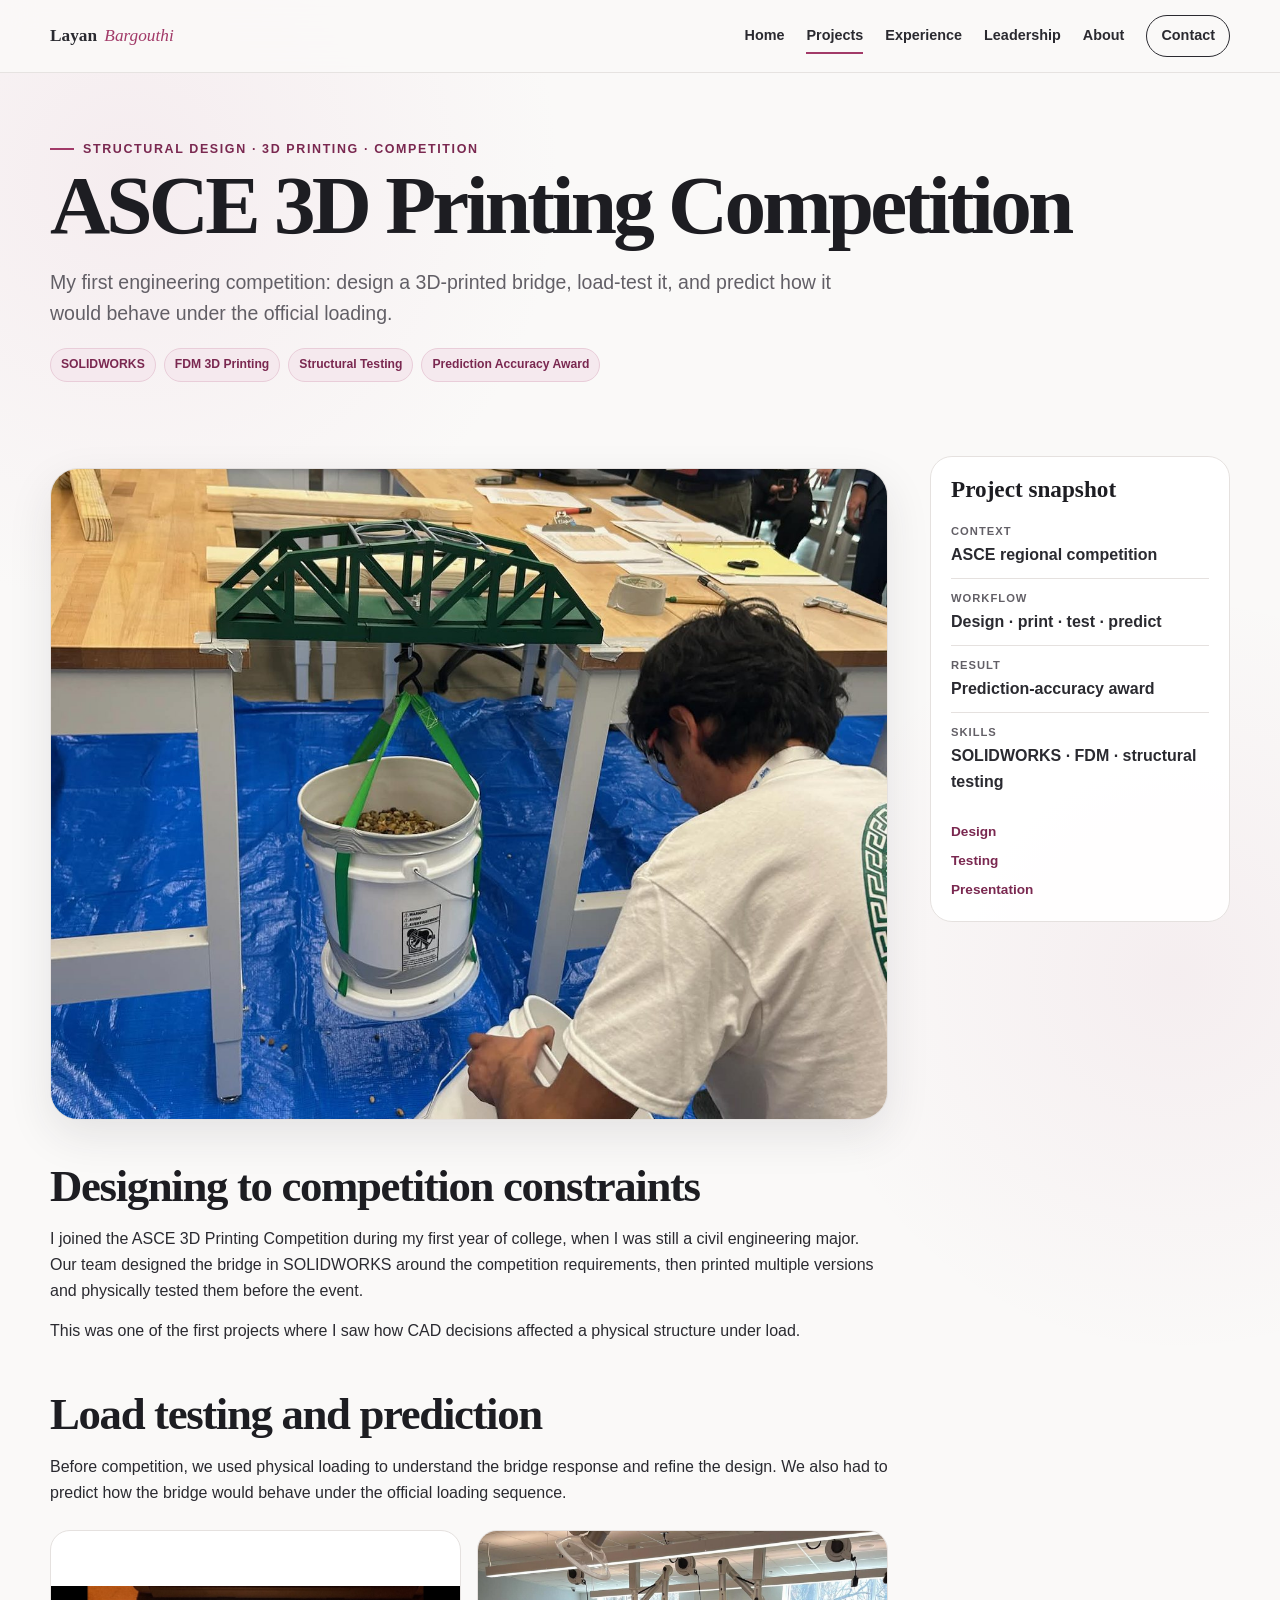
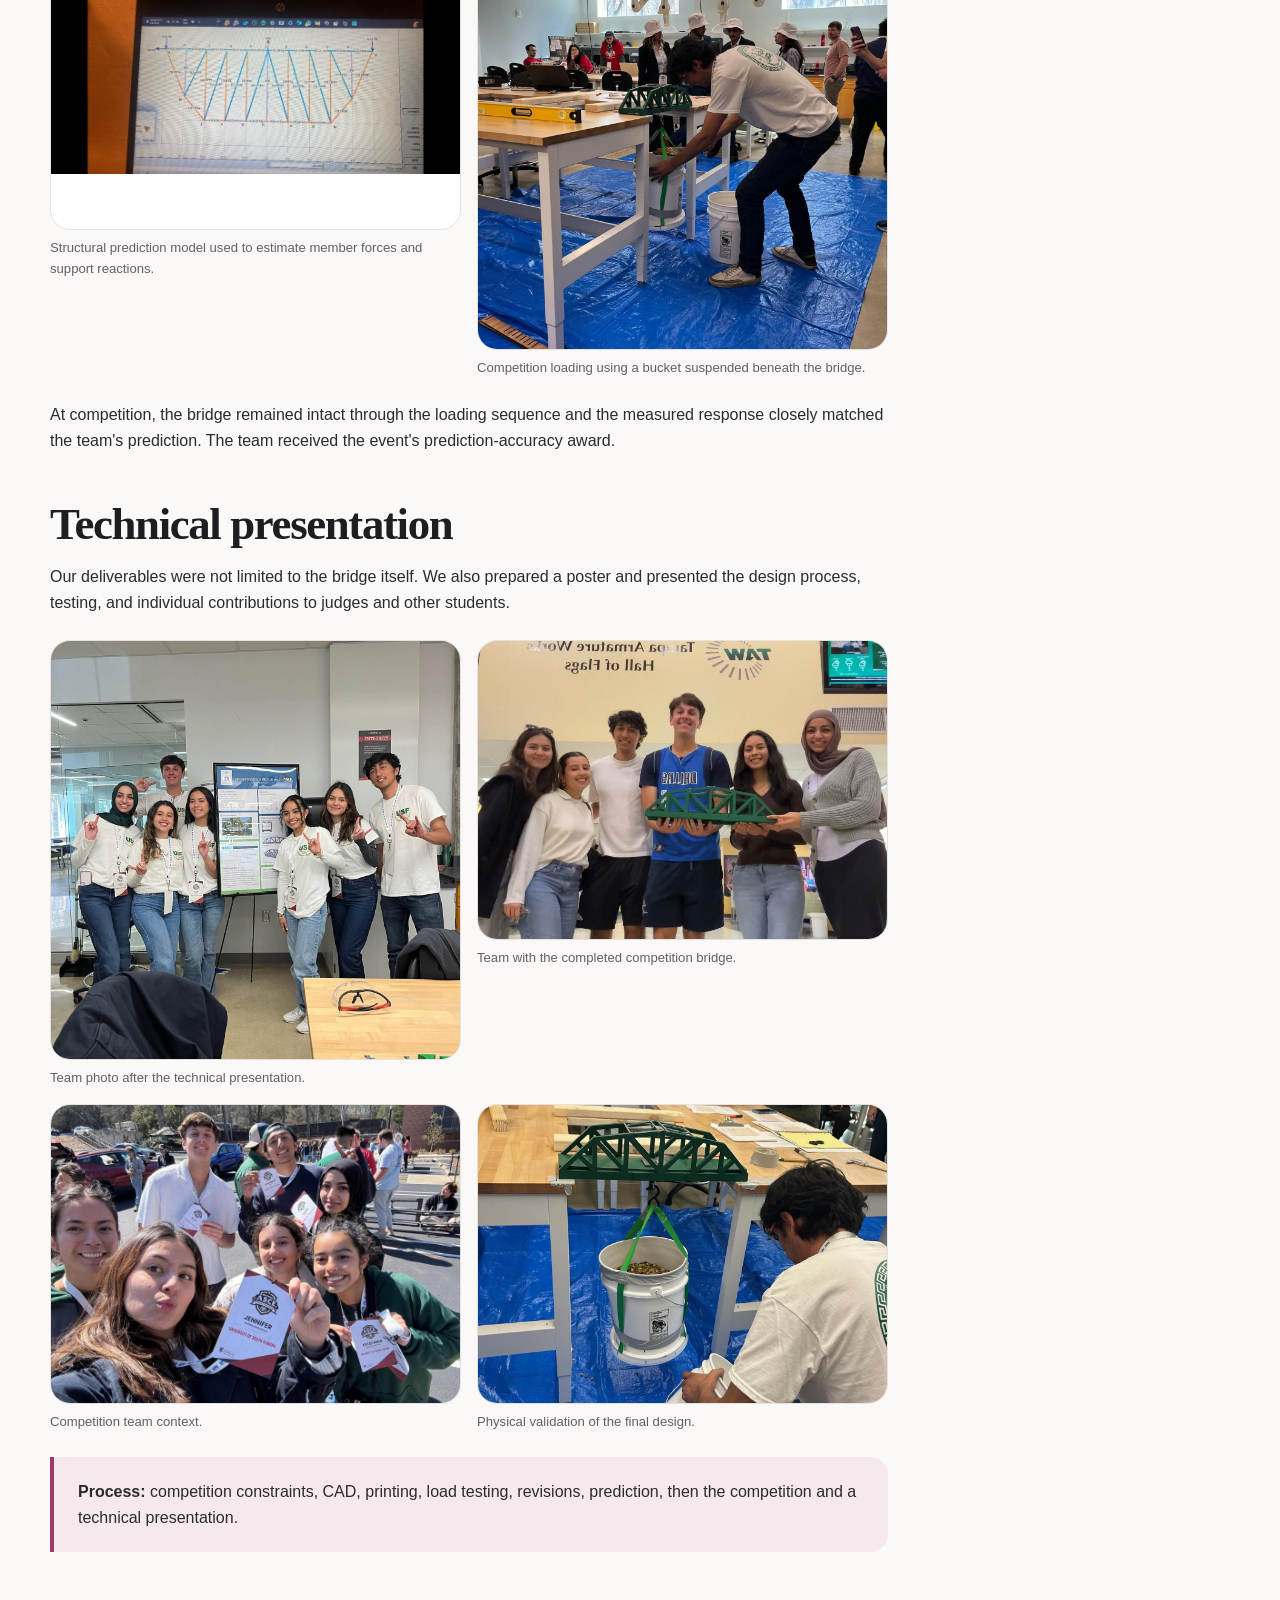
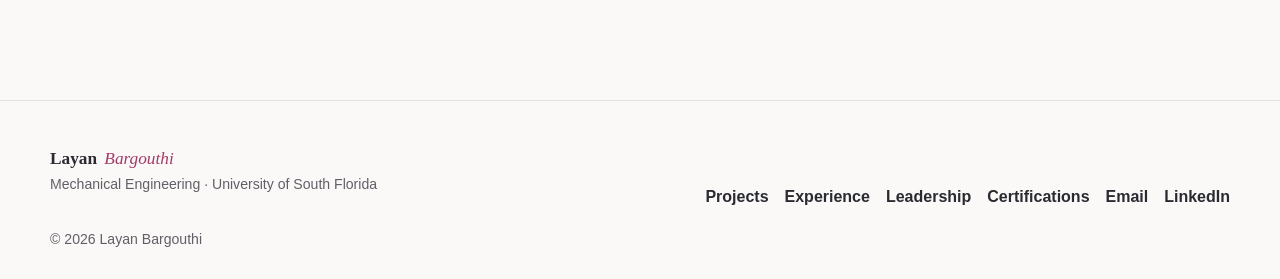
<file: project-asce.html>
<!doctype html><html lang="en"><head><meta charset="utf-8"><meta name="viewport" content="width=device-width,initial-scale=1">
<meta name="description" content="Layan Bargouthi mechanical engineering portfolio">
<title>ASCE 3D Printing Competition | Layan Bargouthi</title><link rel="stylesheet" href="styles.css?v=20261114c"></head><body><header class="site-header"><div class="container nav">
<a class="brand" href="index.html">Layan <span class="signature">Bargouthi</span></a>
<button class="menu-btn" aria-label="Open navigation">☰</button>
<nav class="nav-links"><a href="index.html" class="">Home</a><a href="projects.html" class="active">Projects</a><a href="experience.html" class="">Experience</a><a href="leadership.html" class="">Leadership</a><a href="about.html" class="">About</a><a class="nav-cta" href="about.html#contact">Contact</a></nav>
</div></header><main>
<section class="project-hero"><div class="container"><span class="eyebrow">Structural Design · 3D Printing · Competition</span><h1>ASCE 3D Printing Competition</h1>
<p class="lead">My first engineering competition: design a 3D-printed bridge, load-test it, and predict how it would behave under the official loading.</p>
<div class="project-meta"><span class="tag">SOLIDWORKS</span><span class="tag">FDM 3D Printing</span><span class="tag">Structural Testing</span><span class="tag">Prediction Accuracy Award</span></div></div></section>
<section class="section tight"><div class="container project-layout"><article class="project-main">
<div class="hero-image"><img data-lightbox src="asce-hero.jpg" alt="Green 3D printed bridge under load test"></div>

<section class="content-block" id="design"><h2>Designing to competition constraints</h2>
<p>I joined the ASCE 3D Printing Competition during my first year of college, when I was still a civil engineering major. Our team designed the bridge in SOLIDWORKS around the competition requirements, then printed multiple versions and physically tested them before the event.</p>
<p>This was one of the first projects where I saw how CAD decisions affected a physical structure under load.</p>
</section>

<section class="content-block" id="testing"><h2>Load testing and prediction</h2>
<p>Before competition, we used physical loading to understand the bridge response and refine the design. We also had to predict how the bridge would behave under the official loading sequence.</p>
<div class="gallery">
<figure class="figure contain"><img data-lightbox src="asce-analysis.jpg" alt="Structural truss analysis screenshot"><figcaption>Structural prediction model used to estimate member forces and support reactions.</figcaption></figure>
<figure class="figure tall"><img data-lightbox src="asce-load.jpg" alt="ASCE bridge load test setup"><figcaption>Competition loading using a bucket suspended beneath the bridge.</figcaption></figure>
</div>
<p>At competition, the bridge remained intact through the loading sequence and the measured response closely matched the team's prediction. The team received the event's prediction-accuracy award.</p>
</section>

<section class="content-block" id="presentation"><h2>Technical presentation</h2>
<p>Our deliverables were not limited to the bridge itself. We also prepared a poster and presented the design process, testing, and individual contributions to judges and other students.</p>
<div class="gallery">
<figure class="figure tall"><img data-lightbox src="asce-team-poster.jpg" alt="ASCE 3D printing competition team in front of project poster"><figcaption>Team photo after the technical presentation.</figcaption></figure>
<figure class="figure "><img data-lightbox src="asce-team-bridge.jpg" alt="ASCE team holding the green 3D printed bridge"><figcaption>Team with the completed competition bridge.</figcaption></figure>
<figure class="figure "><img data-lightbox src="asce-selfie.jpg" alt="USF ASCE students at competition"><figcaption>Competition team context.</figcaption></figure>
<figure class="figure "><img data-lightbox src="asce-hero.jpg" alt="Green 3D printed bridge under load"><figcaption>Physical validation of the final design.</figcaption></figure>
</div>
<div class="callout"><strong>Process:</strong> competition constraints, CAD, printing, load testing, revisions, prediction, then the competition and a technical presentation.</div>
</section>
</article>
<aside class="project-aside"><h3>Project snapshot</h3><ul>
<li><small>Context</small><strong>ASCE regional competition</strong></li>
<li><small>Workflow</small><strong>Design · print · test · predict</strong></li>
<li><small>Result</small><strong>Prediction-accuracy award</strong></li>
<li><small>Skills</small><strong>SOLIDWORKS · FDM · structural testing</strong></li>
</ul><div class="mini-links"><a href="#design">Design</a><a href="#testing">Testing</a><a href="#presentation">Presentation</a></div></aside>
</div></section></main><footer class="footer"><div class="container footer-grid">
<div><div class="brand">Layan <span class="signature">Bargouthi</span></div><p class="small">Mechanical Engineering · University of South Florida</p></div>
<div class="footer-links"><a href="projects.html">Projects</a><a href="experience.html">Experience</a><a href="leadership.html">Leadership</a><a href="about.html#certifications">Certifications</a><a href="mailto:layanbargouthi@gmail.com">Email</a><a href="https://www.linkedin.com/in/layanbargouthi/" target="_blank" rel="noopener">LinkedIn</a></div>
</div><div class="container small" style="margin-top:18px">© <span data-year></span> Layan Bargouthi</div></footer><script src="script.js?v=20261114"></script></body></html>
</file>
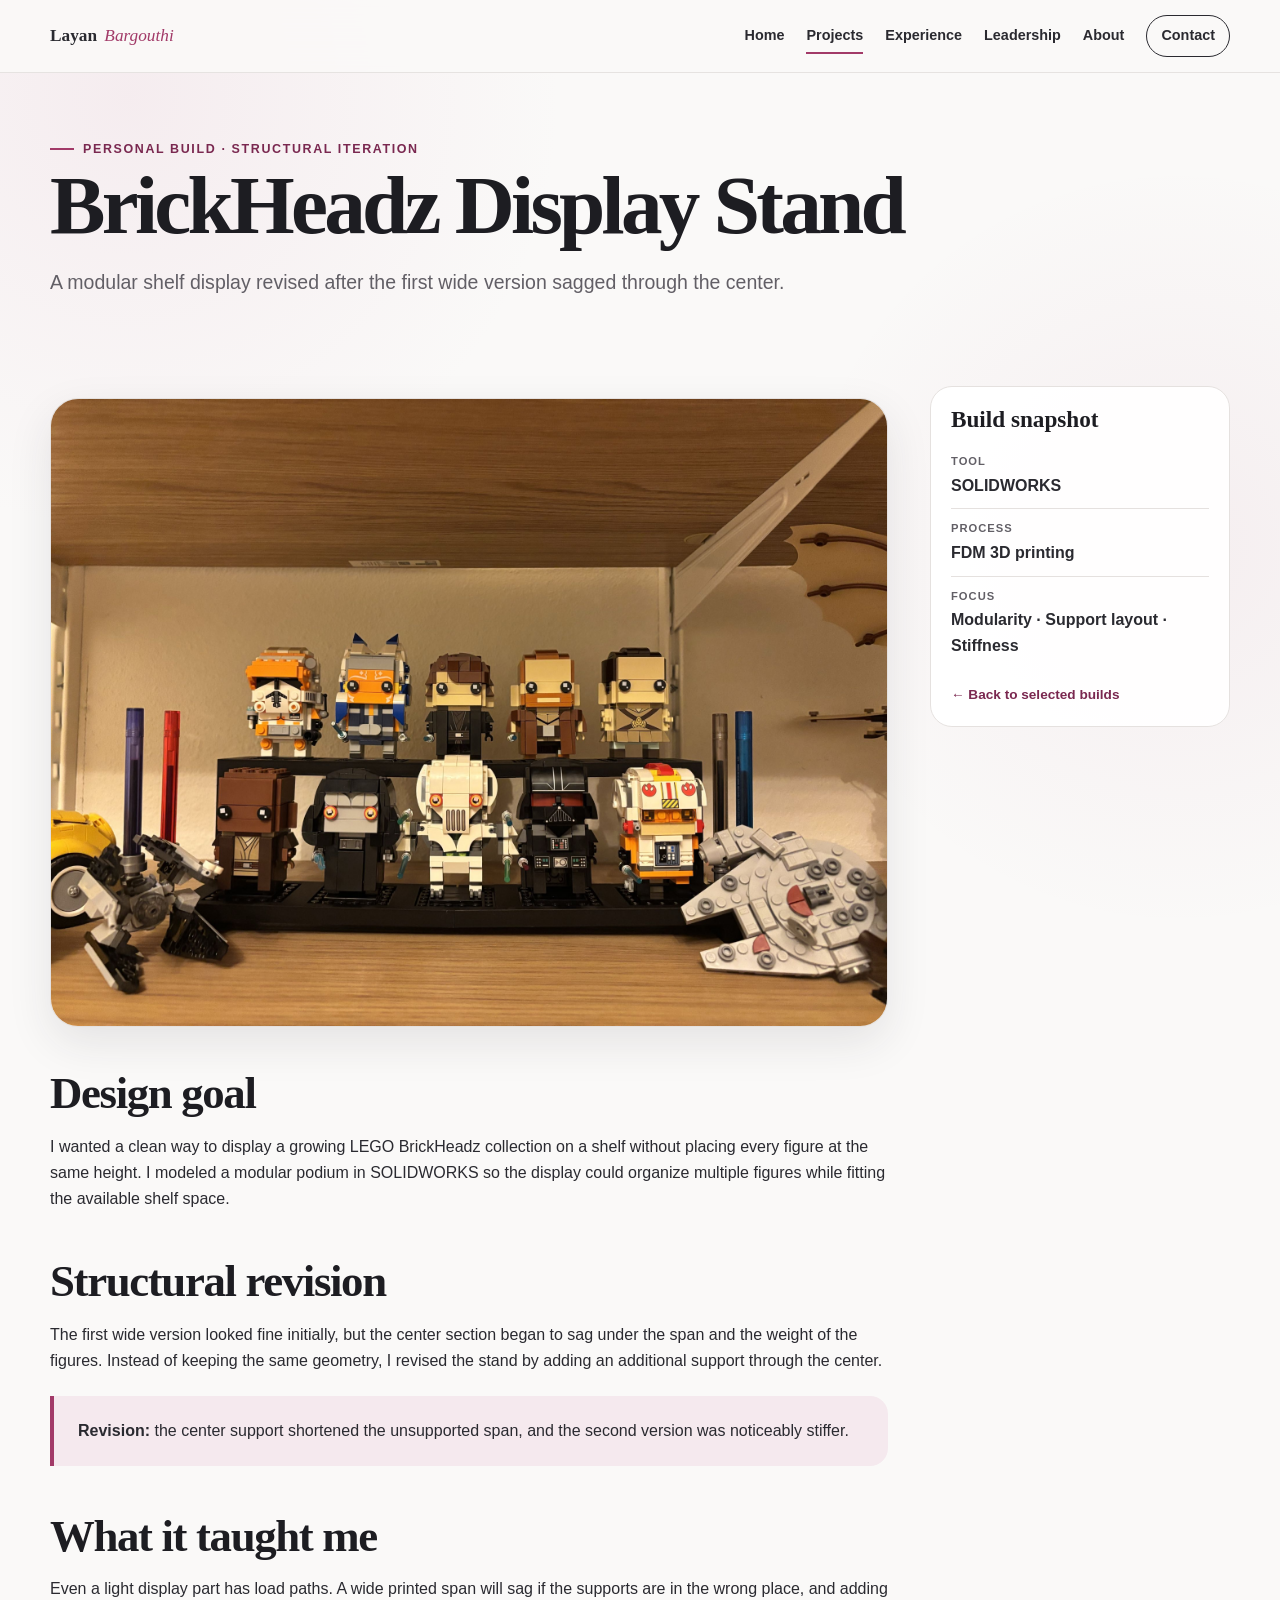
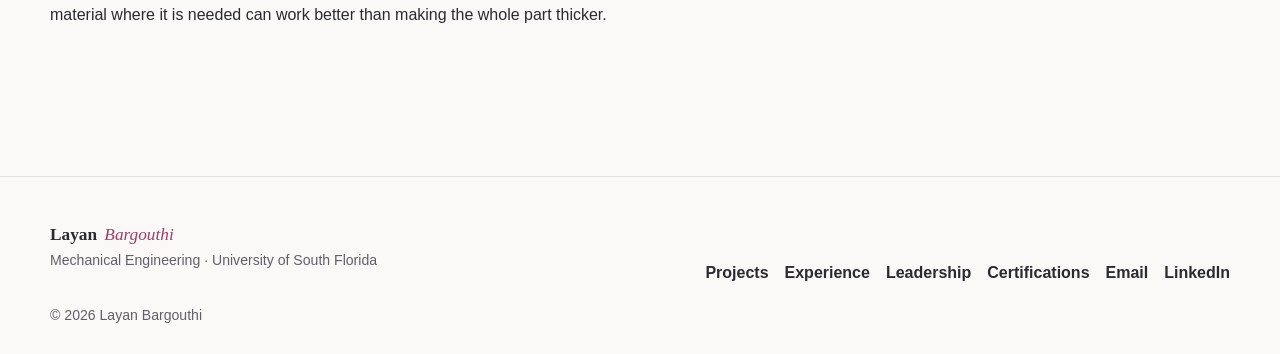
<file: project-brickheadz-stand.html>
<!doctype html><html lang="en"><head><meta charset="utf-8"><meta name="viewport" content="width=device-width,initial-scale=1"><meta name="description" content="Layan Bargouthi mechanical engineering portfolio"><title>BrickHeadz Display Stand | Layan Bargouthi</title><link rel="stylesheet" href="styles.css?v=20261114c"></head><body><header class="site-header"><div class="container nav"><a class="brand" href="index.html">Layan <span class="signature">Bargouthi</span></a><button class="menu-btn" aria-label="Open navigation">☰</button><nav class="nav-links"><a href="index.html">Home</a><a href="projects.html" class="active">Projects</a><a href="experience.html">Experience</a><a href="leadership.html">Leadership</a><a href="about.html">About</a><a class="nav-cta" href="about.html#contact">Contact</a></nav></div></header><main><section class="project-hero"><div class="container"><span class="eyebrow">Personal Build · Structural Iteration</span><h1>BrickHeadz Display Stand</h1><p class="lead">A modular shelf display revised after the first wide version sagged through the center.</p></div></section><section class="section tight"><div class="container project-layout"><article class="project-main"><div class="hero-image personal-hero"><img data-lightbox src="brickheadz-stand.jpg" alt="Custom display stand holding LEGO BrickHeadz figures"></div><section class="content-block"><h2>Design goal</h2><p>I wanted a clean way to display a growing LEGO BrickHeadz collection on a shelf without placing every figure at the same height. I modeled a modular podium in SOLIDWORKS so the display could organize multiple figures while fitting the available shelf space.</p></section>
<section class="content-block"><h2>Structural revision</h2><p>The first wide version looked fine initially, but the center section began to sag under the span and the weight of the figures. Instead of keeping the same geometry, I revised the stand by adding an additional support through the center.</p><div class="callout"><strong>Revision:</strong> the center support shortened the unsupported span, and the second version was noticeably stiffer.</div></section>
<section class="content-block"><h2>What it taught me</h2><p>Even a light display part has load paths. A wide printed span will sag if the supports are in the wrong place, and adding material where it is needed can work better than making the whole part thicker.</p></section></article><aside class="project-aside"><h3>Build snapshot</h3><ul><li><small>Tool</small><strong>SOLIDWORKS</strong></li><li><small>Process</small><strong>FDM 3D printing</strong></li><li><small>Focus</small><strong>Modularity · Support layout · Stiffness</strong></li></ul><div class="mini-links"><a href="projects.html#selected-builds">← Back to selected builds</a></div></aside></div></section></main><footer class="footer"><div class="container footer-grid"><div><div class="brand">Layan <span class="signature">Bargouthi</span></div><p class="small">Mechanical Engineering · University of South Florida</p></div><div class="footer-links"><a href="projects.html">Projects</a><a href="experience.html">Experience</a><a href="leadership.html">Leadership</a><a href="about.html#certifications">Certifications</a><a href="mailto:layanbargouthi@gmail.com">Email</a><a href="https://www.linkedin.com/in/layanbargouthi/" target="_blank" rel="noopener">LinkedIn</a></div></div><div class="container small" style="margin-top:18px">© <span data-year></span> Layan Bargouthi</div></footer><script src="script.js?v=20261114"></script></body></html>
</file>
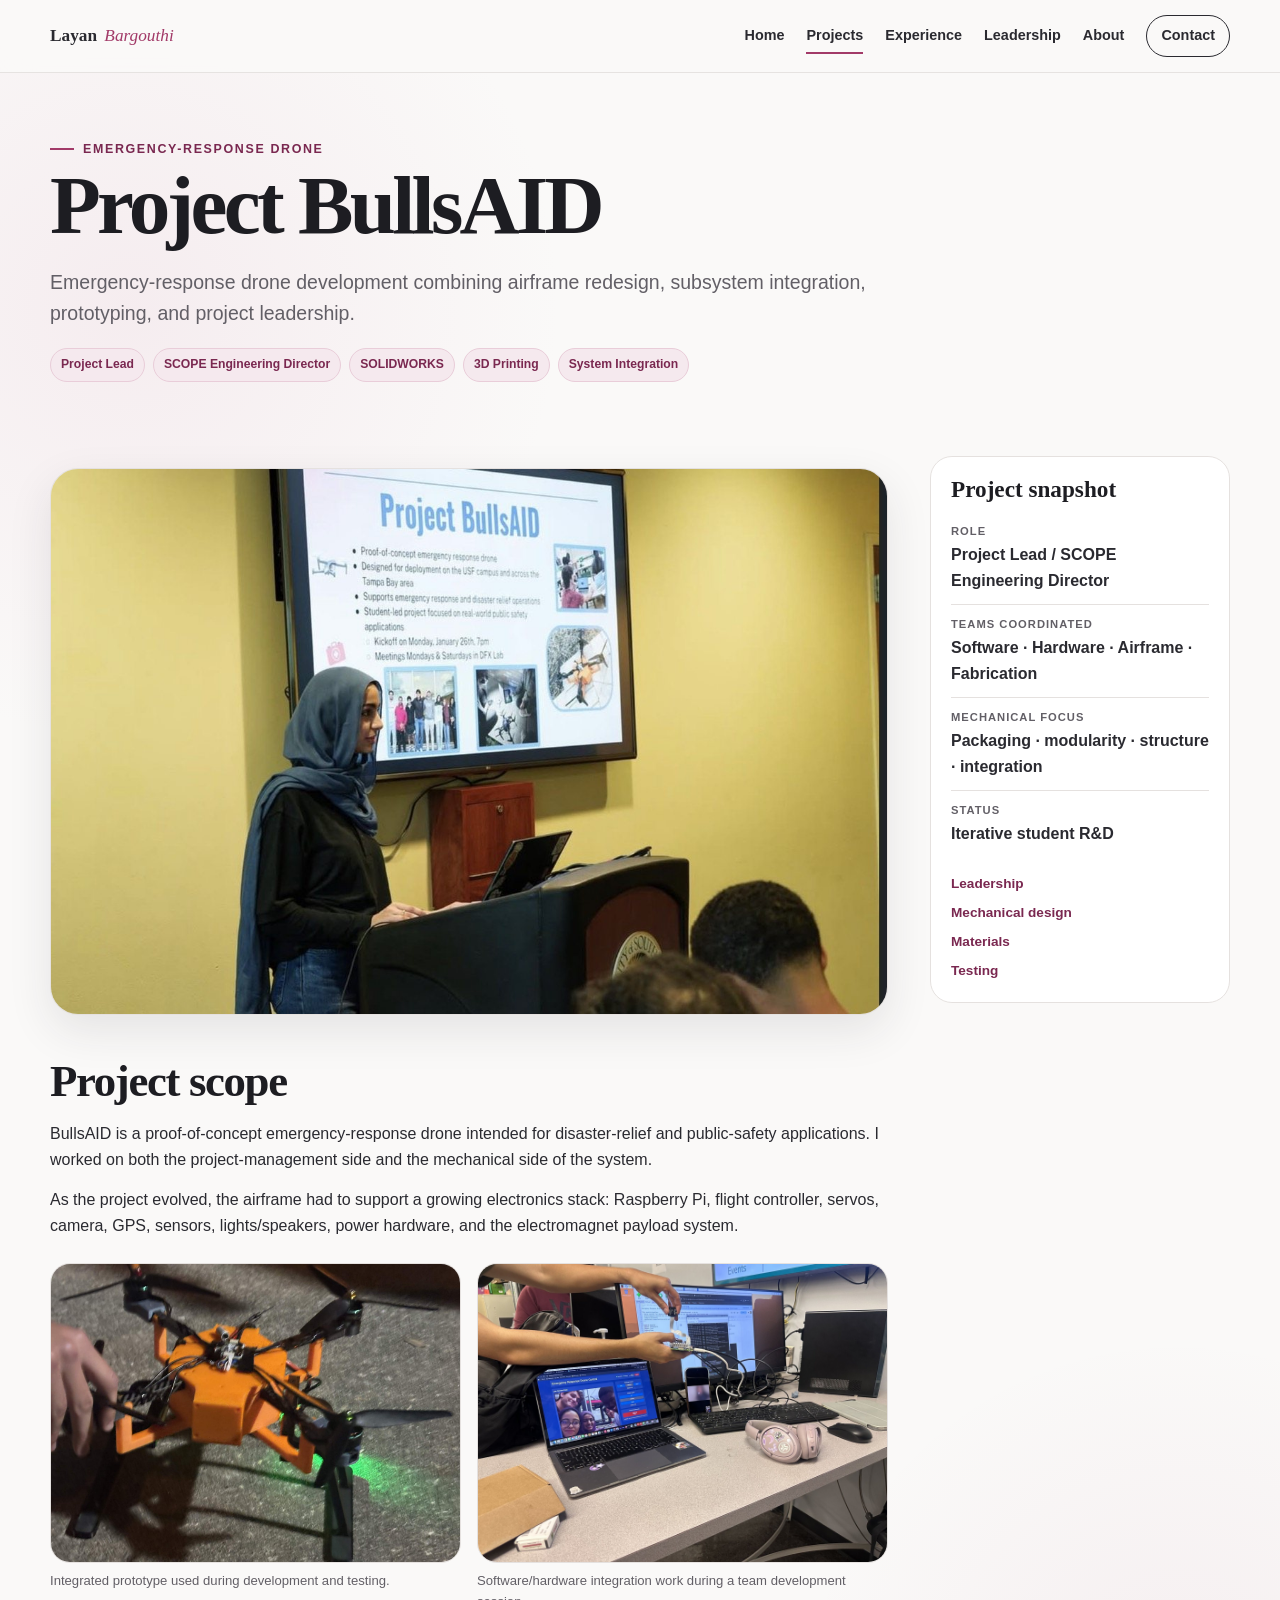
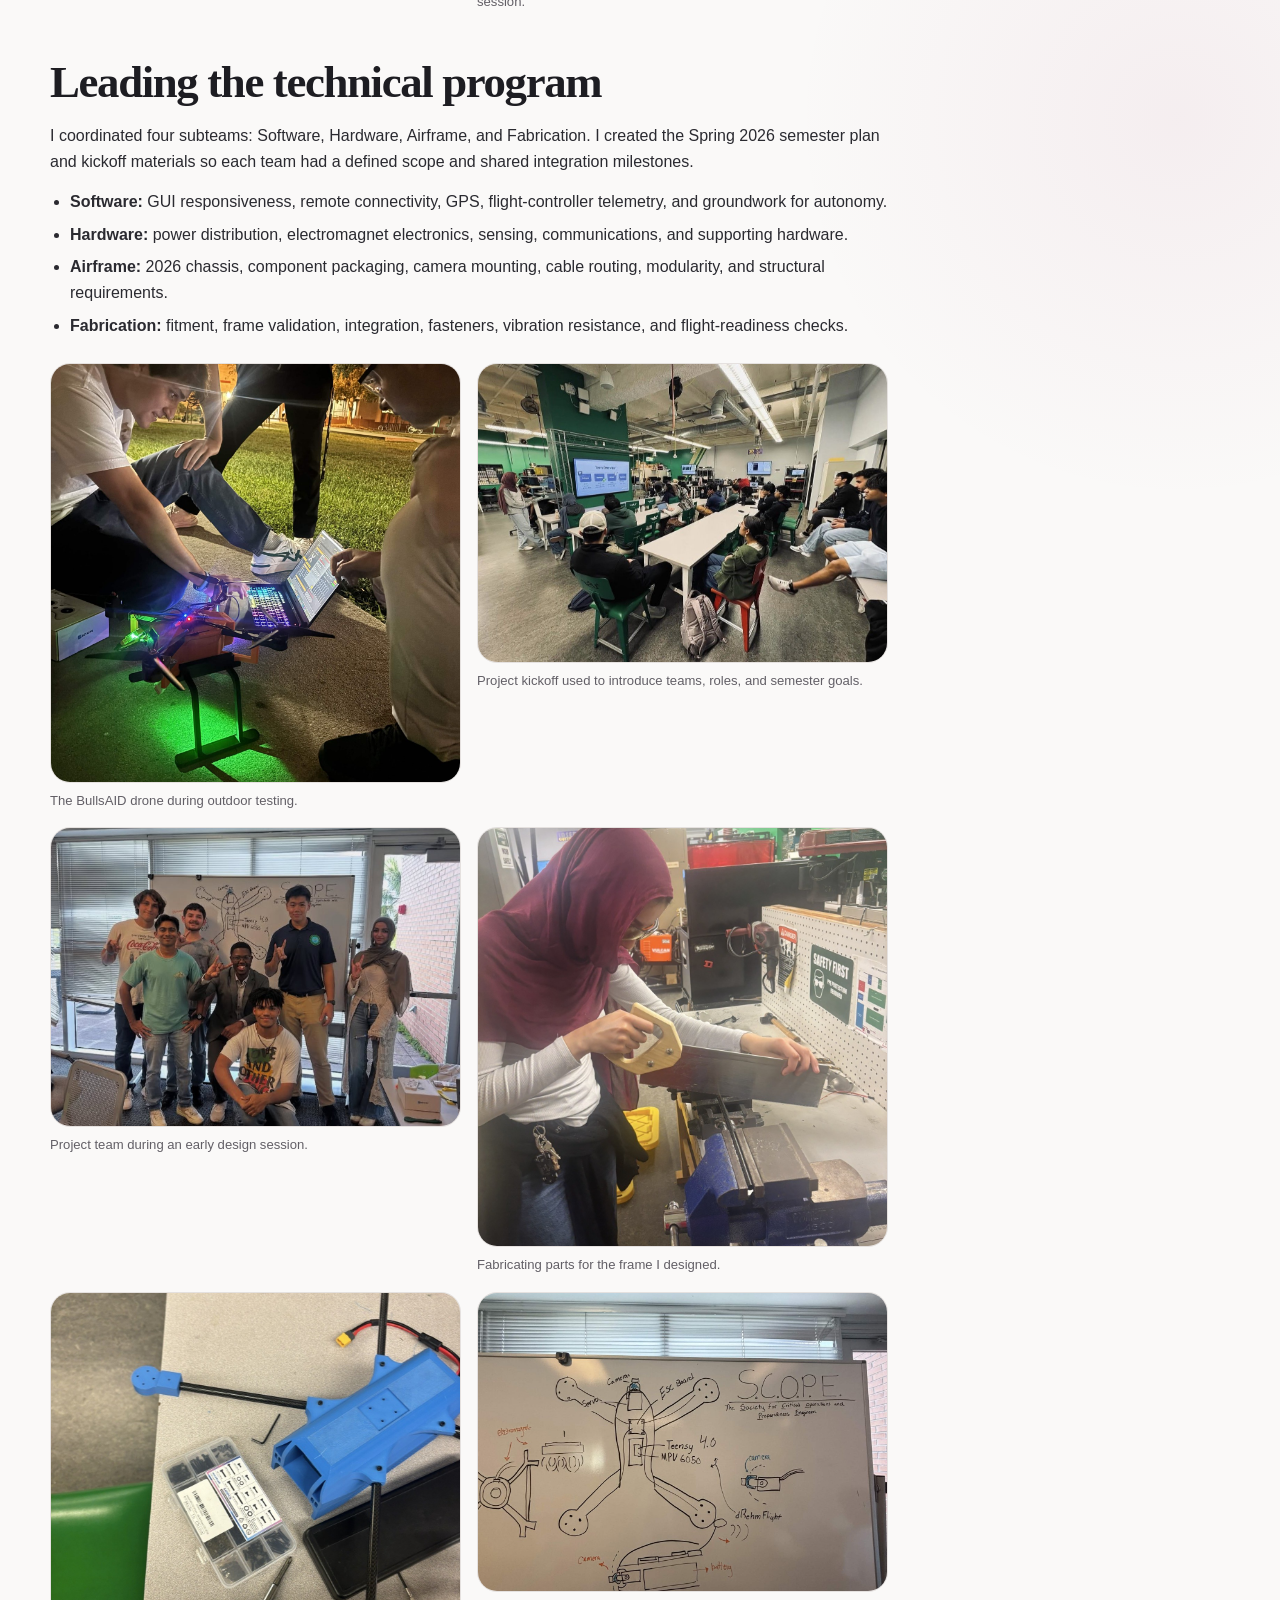
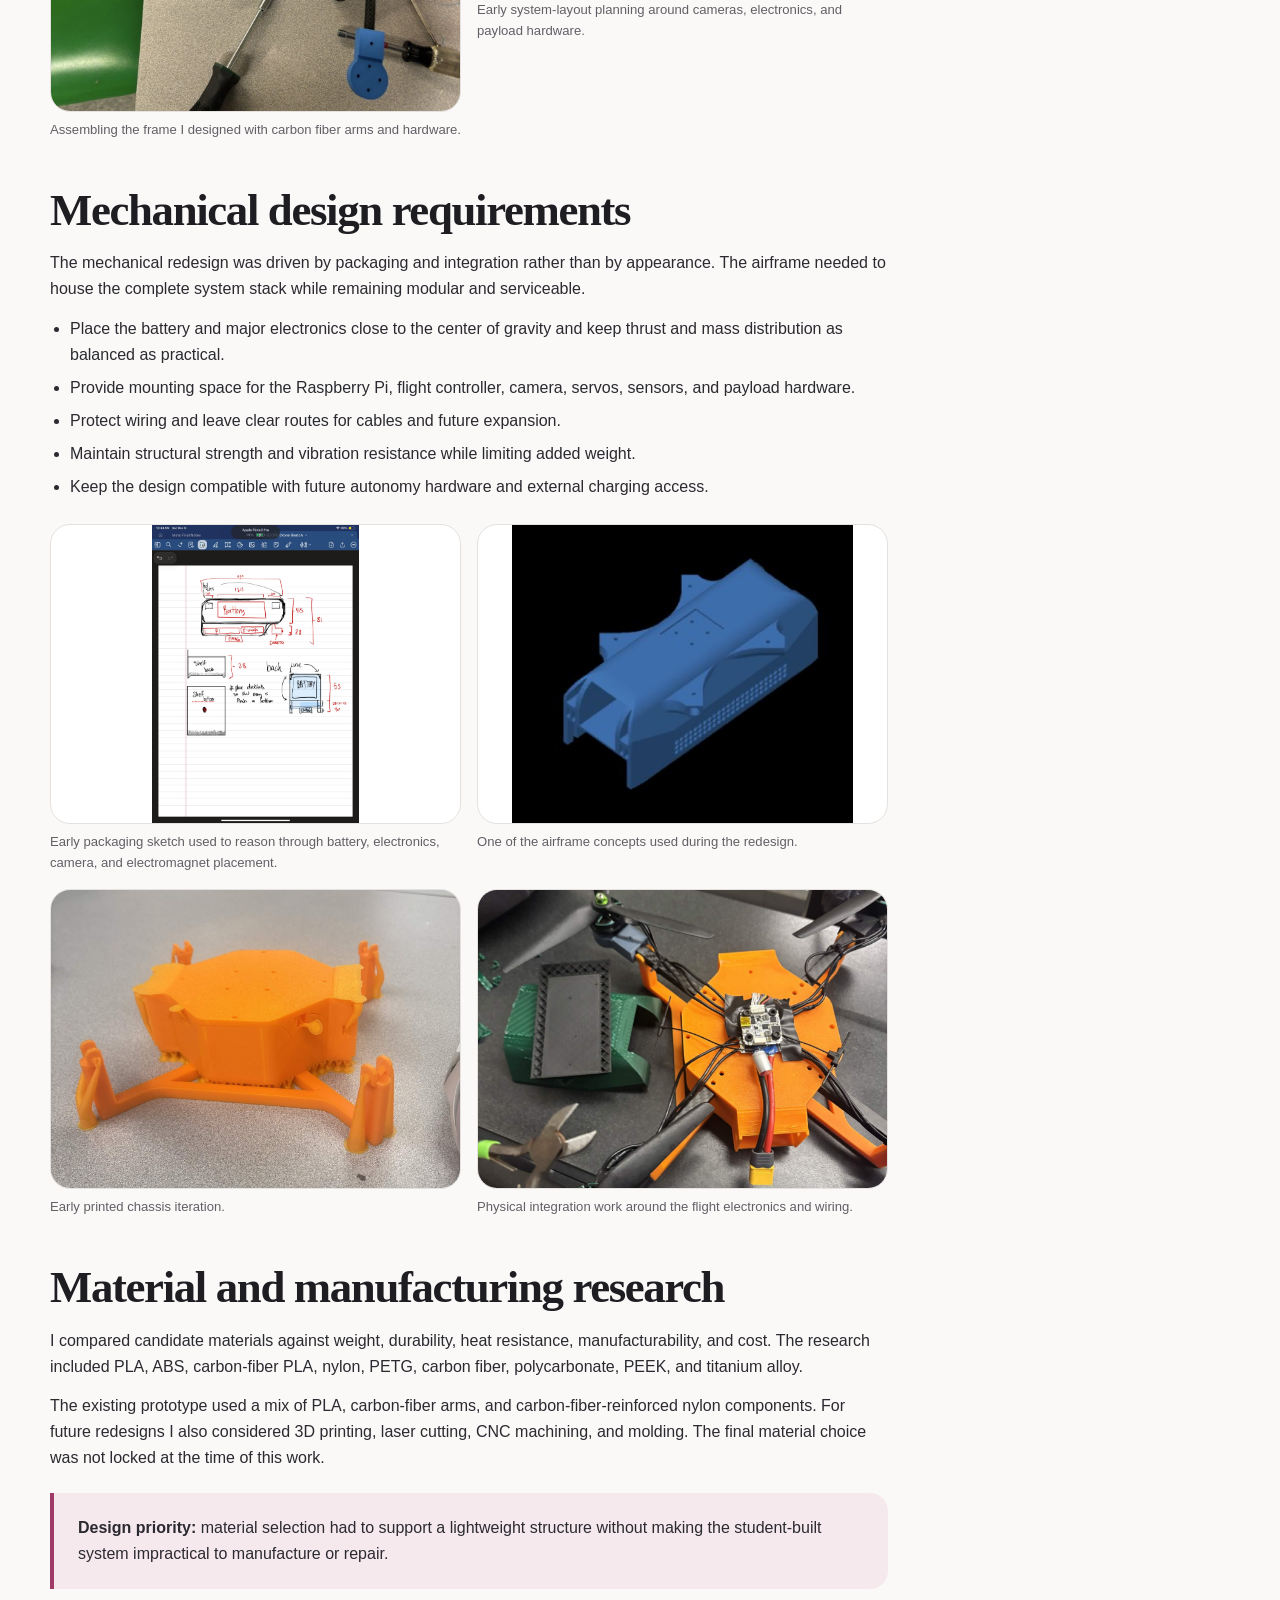
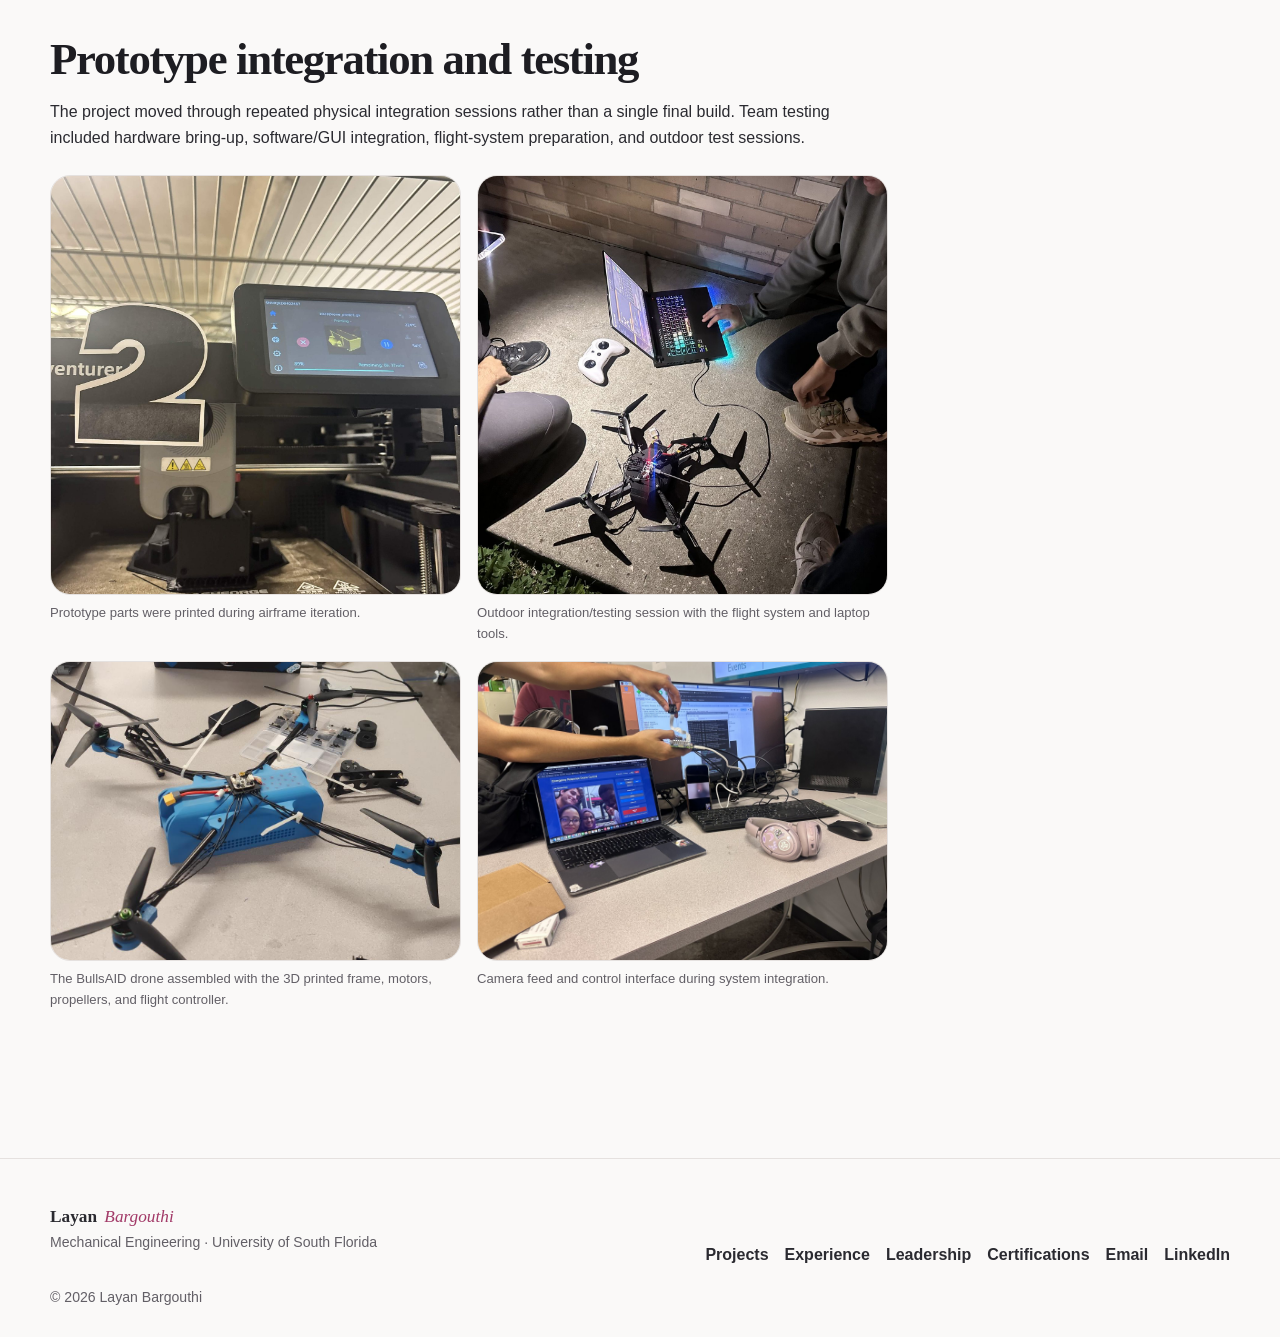
<file: project-bullsaid.html>
<!doctype html><html lang="en"><head><meta charset="utf-8"><meta name="viewport" content="width=device-width,initial-scale=1">
<meta name="description" content="Layan Bargouthi mechanical engineering portfolio">
<title>Project BullsAID | Layan Bargouthi</title><link rel="stylesheet" href="styles.css?v=20261114c"></head><body><header class="site-header"><div class="container nav">
<a class="brand" href="index.html">Layan <span class="signature">Bargouthi</span></a>
<button class="menu-btn" aria-label="Open navigation">☰</button>
<nav class="nav-links"><a href="index.html" class="">Home</a><a href="projects.html" class="active">Projects</a><a href="experience.html" class="">Experience</a><a href="leadership.html" class="">Leadership</a><a href="about.html" class="">About</a><a class="nav-cta" href="about.html#contact">Contact</a></nav>
</div></header><main>
<section class="project-hero"><div class="container"><span class="eyebrow">Emergency-Response Drone</span><h1>Project BullsAID</h1>
<p class="lead">Emergency-response drone development combining airframe redesign, subsystem integration, prototyping, and project leadership.</p>
<div class="project-meta"><span class="tag">Project Lead</span><span class="tag">SCOPE Engineering Director</span><span class="tag">SOLIDWORKS</span><span class="tag">3D Printing</span><span class="tag">System Integration</span></div></div></section>
<section class="section tight"><div class="container project-layout"><article class="project-main">
<div class="hero-image"><img data-lightbox src="bulls-presentation.jpg" alt="Layan presenting Project BullsAID"></div>

<section class="content-block" id="overview"><h2>Project scope</h2>
<p>BullsAID is a proof-of-concept emergency-response drone intended for disaster-relief and public-safety applications. I worked on both the project-management side and the mechanical side of the system.</p>
<p>As the project evolved, the airframe had to support a growing electronics stack: Raspberry Pi, flight controller, servos, camera, GPS, sensors, lights/speakers, power hardware, and the electromagnet payload system.</p>
<div class="gallery">
<figure class="figure "><img data-lightbox src="bulls-assembled.jpg" alt="Orange BullsAID drone prototype"><figcaption>Integrated prototype used during development and testing.</figcaption></figure>
<figure class="figure "><img data-lightbox src="bulls-interface.jpg" alt="Emergency Response Drone Control interface and electronics"><figcaption>Software/hardware integration work during a team development session.</figcaption></figure>
</div></section>

<section class="content-block" id="leadership"><h2>Leading the technical program</h2>
<p>I coordinated four subteams: Software, Hardware, Airframe, and Fabrication. I created the Spring 2026 semester plan and kickoff materials so each team had a defined scope and shared integration milestones.</p>
<ul class="bullets">
<li><strong>Software:</strong> GUI responsiveness, remote connectivity, GPS, flight-controller telemetry, and groundwork for autonomy.</li>
<li><strong>Hardware:</strong> power distribution, electromagnet electronics, sensing, communications, and supporting hardware.</li>
<li><strong>Airframe:</strong> 2026 chassis, component packaging, camera mounting, cable routing, modularity, and structural requirements.</li>
<li><strong>Fabrication:</strong> fitment, frame validation, integration, fasteners, vibration resistance, and flight-readiness checks.</li>
</ul>
<div class="gallery">
<figure class="figure tall"><img data-lightbox src="bulls-hero.jpg" alt="BullsAID drone during outdoor testing"><figcaption>The BullsAID drone during outdoor testing.</figcaption></figure>
<figure class="figure "><img data-lightbox src="bulls-kickoff.jpg" alt="BullsAID kickoff presentation in engineering lab"><figcaption>Project kickoff used to introduce teams, roles, and semester goals.</figcaption></figure>
<figure class="figure "><img data-lightbox src="bulls-group.jpg" alt="BullsAID team group photo"><figcaption>Project team during an early design session.</figcaption></figure>
<figure class="figure tall"><img data-lightbox src="bulls-frame-sawing.jpg" alt="Cutting a carbon fiber arm tube for the BullsAID frame"><figcaption>Fabricating parts for the frame I designed.</figcaption></figure>
<figure class="figure tall"><img data-lightbox src="bulls-frame-assembly.jpg" alt="Assembling the BullsAID 3D printed frame with carbon fiber arms"><figcaption>Assembling the frame I designed with carbon fiber arms and hardware.</figcaption></figure>
<figure class="figure "><img data-lightbox src="bulls-whiteboard.jpg" alt="BullsAID whiteboard system sketch"><figcaption>Early system-layout planning around cameras, electronics, and payload hardware.</figcaption></figure>
</div></section>

<section class="content-block" id="mechanical"><h2>Mechanical design requirements</h2>
<p>The mechanical redesign was driven by packaging and integration rather than by appearance. The airframe needed to house the complete system stack while remaining modular and serviceable.</p>
<ul class="bullets">
<li>Place the battery and major electronics close to the center of gravity and keep thrust and mass distribution as balanced as practical.</li>
<li>Provide mounting space for the Raspberry Pi, flight controller, camera, servos, sensors, and payload hardware.</li>
<li>Protect wiring and leave clear routes for cables and future expansion.</li>
<li>Maintain structural strength and vibration resistance while limiting added weight.</li>
<li>Keep the design compatible with future autonomy hardware and external charging access.</li>
</ul>
<div class="gallery">
<figure class="figure contain"><img data-lightbox src="bulls-sketch.jpg" alt="Hand sketch of BullsAID electronics and battery packaging"><figcaption>Early packaging sketch used to reason through battery, electronics, camera, and electromagnet placement.</figcaption></figure>
<figure class="figure contain"><img data-lightbox src="bulls-cad.jpg" alt="BullsAID airframe CAD model"><figcaption>One of the airframe concepts used during the redesign.</figcaption></figure>
<figure class="figure "><img data-lightbox src="bulls-prototype.jpg" alt="Early orange 3D printed BullsAID chassis"><figcaption>Early printed chassis iteration.</figcaption></figure>
<figure class="figure "><img data-lightbox src="bulls-electronics.jpg" alt="BullsAID airframe with electronics exposed"><figcaption>Physical integration work around the flight electronics and wiring.</figcaption></figure>
</div></section>

<section class="content-block" id="materials"><h2>Material and manufacturing research</h2>
<p>I compared candidate materials against weight, durability, heat resistance, manufacturability, and cost. The research included PLA, ABS, carbon-fiber PLA, nylon, PETG, carbon fiber, polycarbonate, PEEK, and titanium alloy.</p>
<p>The existing prototype used a mix of PLA, carbon-fiber arms, and carbon-fiber-reinforced nylon components. For future redesigns I also considered 3D printing, laser cutting, CNC machining, and molding. The final material choice was not locked at the time of this work.</p>
<div class="callout"><strong>Design priority:</strong> material selection had to support a lightweight structure without making the student-built system impractical to manufacture or repair.</div>
</section>

<section class="content-block" id="testing"><h2>Prototype integration and testing</h2>
<p>The project moved through repeated physical integration sessions rather than a single final build. Team testing included hardware bring-up, software/GUI integration, flight-system preparation, and outdoor test sessions.</p>
<div class="gallery">
<figure class="figure tall"><img data-lightbox src="bulls-printer.jpg" alt="3D printer producing BullsAID prototype part"><figcaption>Prototype parts were printed during airframe iteration.</figcaption></figure>
<figure class="figure tall"><img data-lightbox src="bulls-night-test.jpg" alt="BullsAID night testing with laptop and drone"><figcaption>Outdoor integration/testing session with the flight system and laptop tools.</figcaption></figure>
<figure class="figure "><img data-lightbox src="bulls-assembled-frame.jpg" alt="BullsAID drone with 3D printed frame, motors, propellers, and flight controller assembled"><figcaption>The BullsAID drone assembled with the 3D printed frame, motors, propellers, and flight controller.</figcaption></figure>
<figure class="figure "><img data-lightbox src="bulls-interface.jpg" alt="Emergency drone control interface"><figcaption>Camera feed and control interface during system integration.</figcaption></figure>
</div></section>
</article>
<aside class="project-aside"><h3>Project snapshot</h3><ul>
<li><small>Role</small><strong>Project Lead / SCOPE Engineering Director</strong></li>
<li><small>Teams coordinated</small><strong>Software · Hardware · Airframe · Fabrication</strong></li>
<li><small>Mechanical focus</small><strong>Packaging · modularity · structure · integration</strong></li>
<li><small>Status</small><strong>Iterative student R&D</strong></li>
</ul><div class="mini-links"><a href="#leadership">Leadership</a><a href="#mechanical">Mechanical design</a><a href="#materials">Materials</a><a href="#testing">Testing</a></div></aside>
</div></section></main><footer class="footer"><div class="container footer-grid">
<div><div class="brand">Layan <span class="signature">Bargouthi</span></div><p class="small">Mechanical Engineering · University of South Florida</p></div>
<div class="footer-links"><a href="projects.html">Projects</a><a href="experience.html">Experience</a><a href="leadership.html">Leadership</a><a href="about.html#certifications">Certifications</a><a href="mailto:layanbargouthi@gmail.com">Email</a><a href="https://www.linkedin.com/in/layanbargouthi/" target="_blank" rel="noopener">LinkedIn</a></div>
</div><div class="container small" style="margin-top:18px">© <span data-year></span> Layan Bargouthi</div></footer><script src="script.js?v=20261114"></script></body></html>
</file>
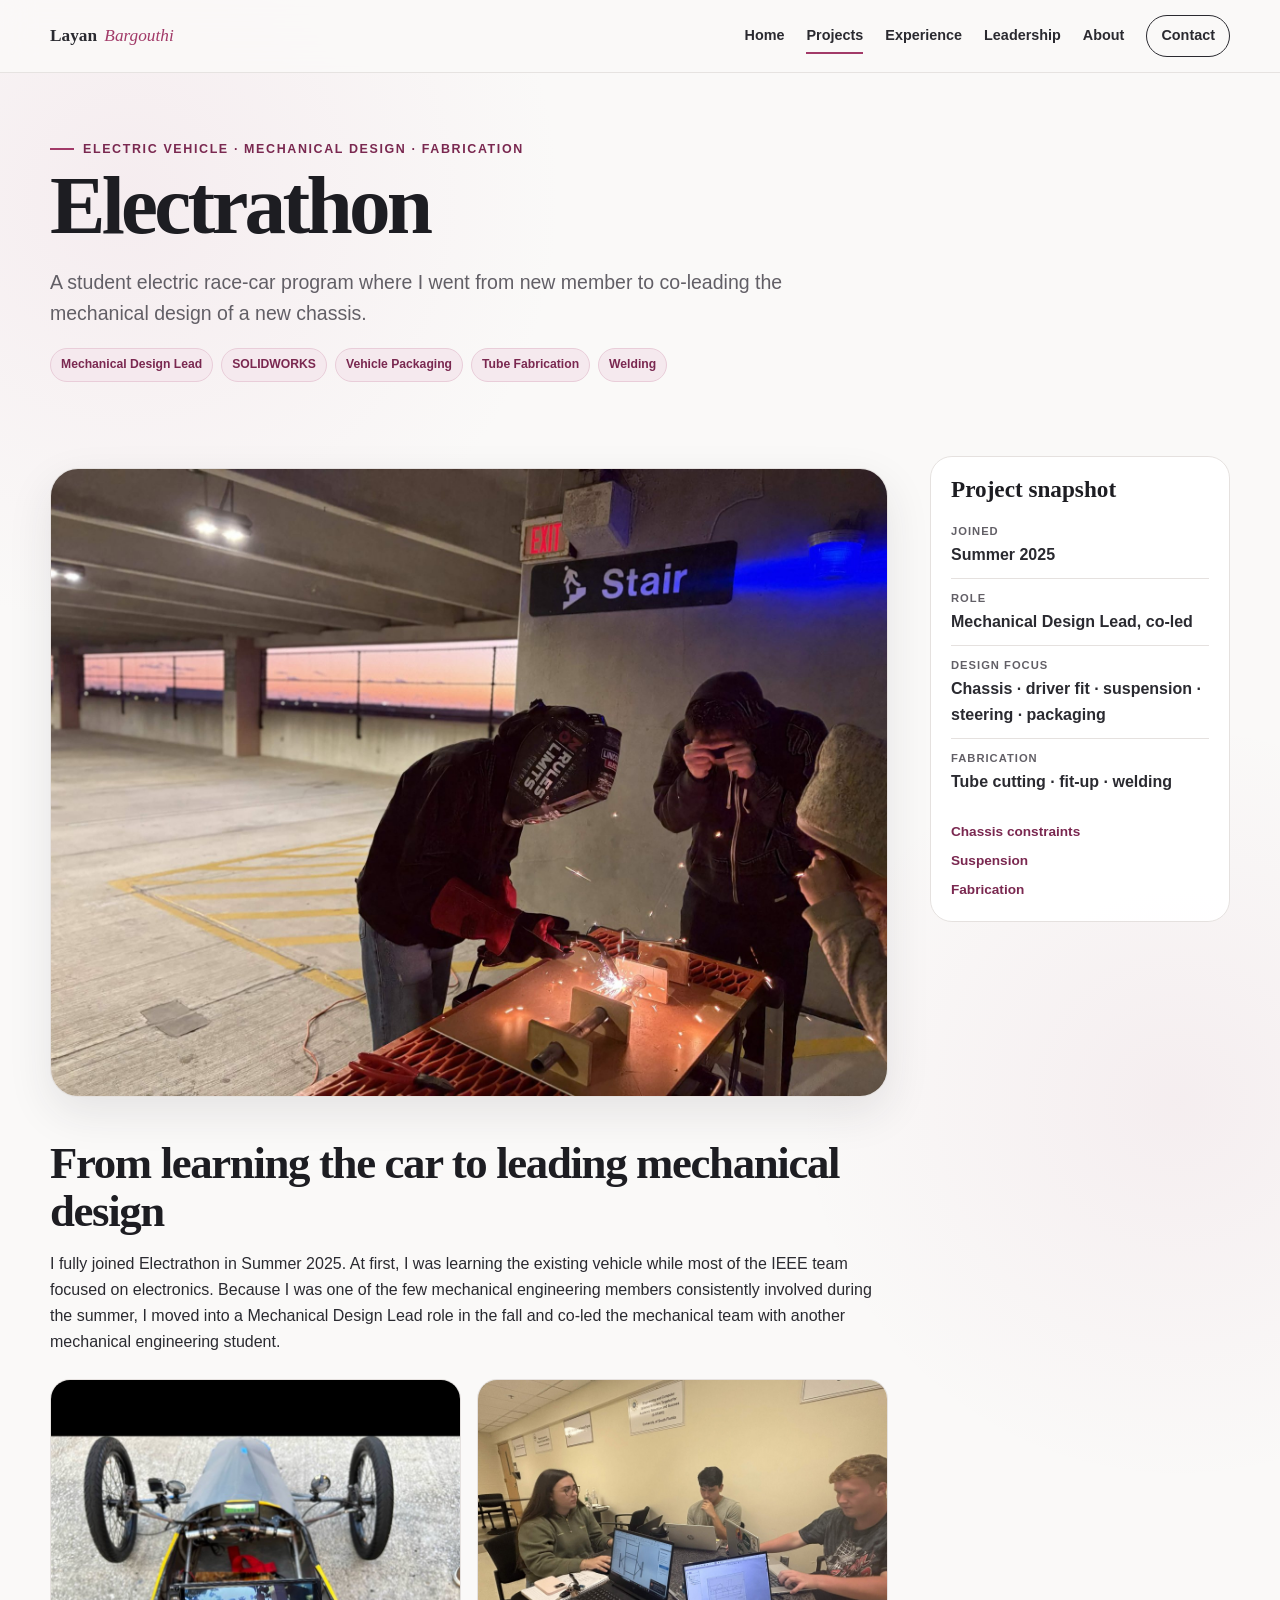
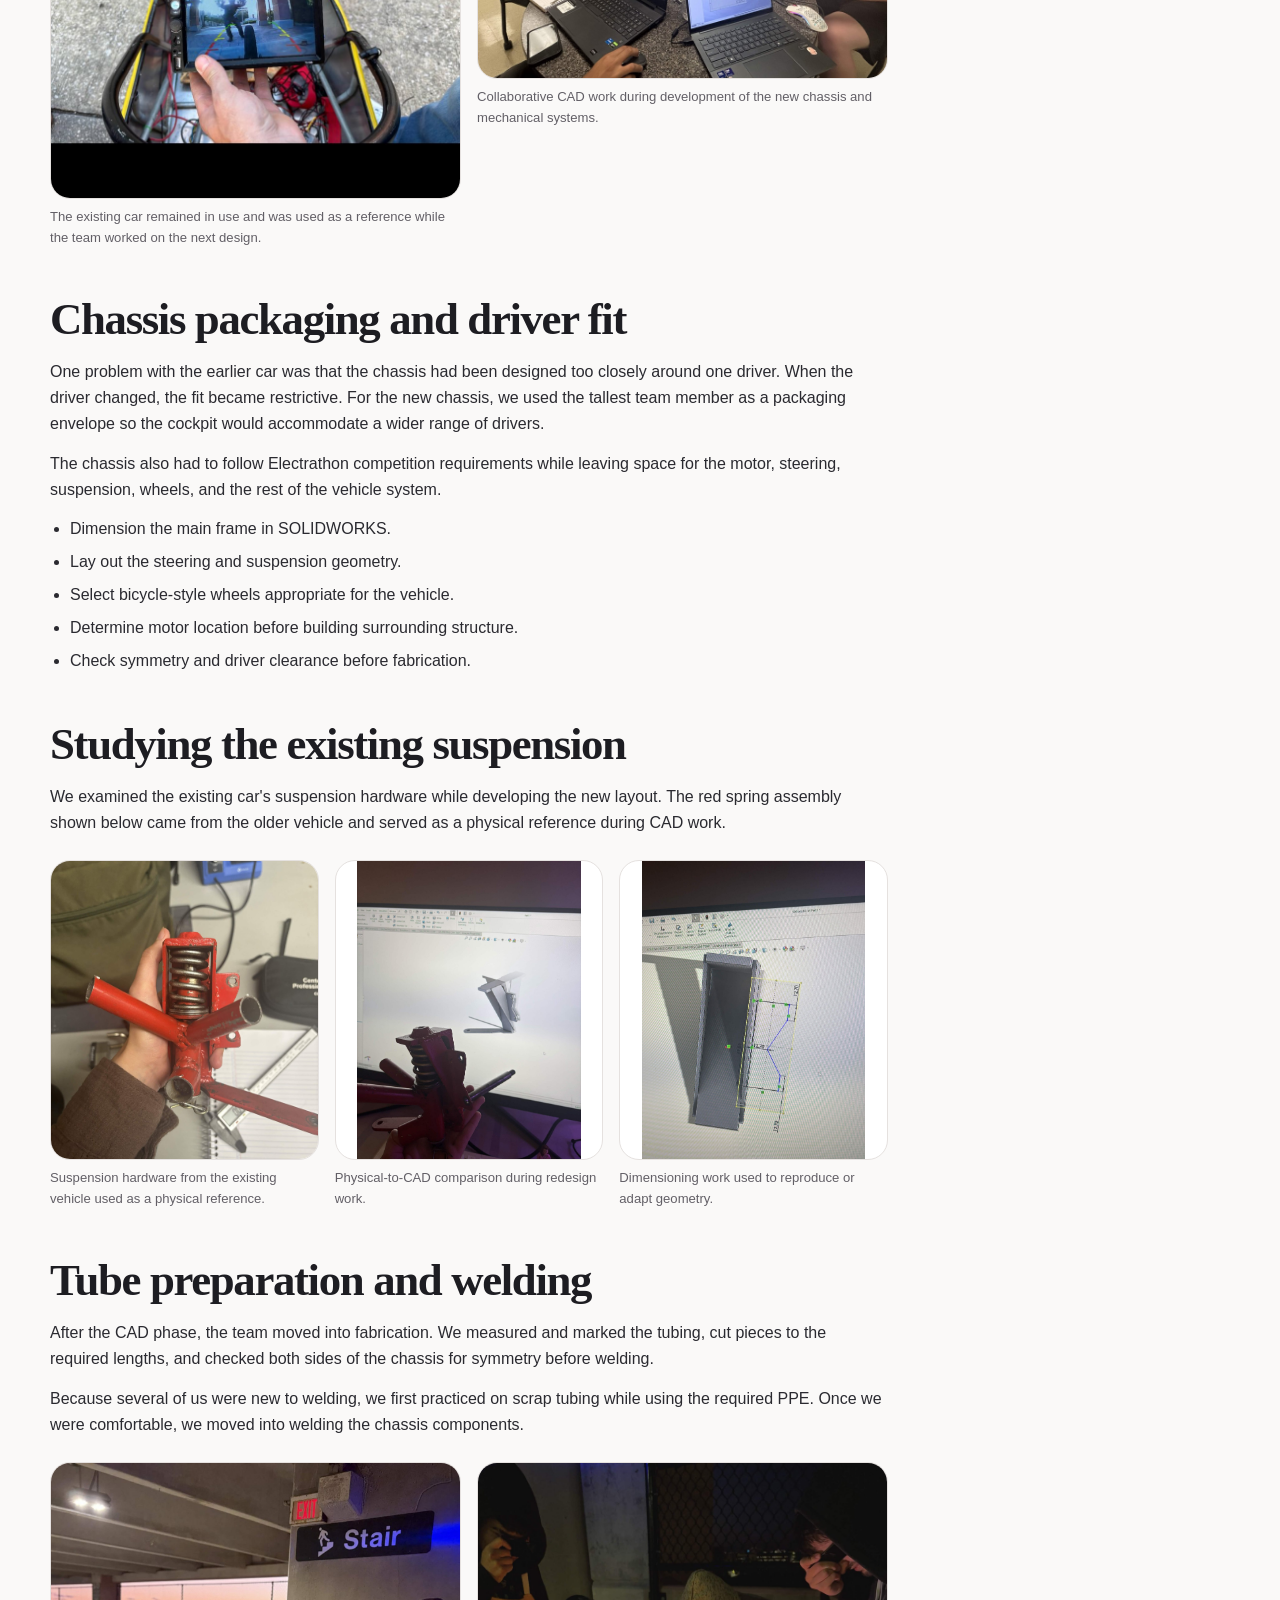
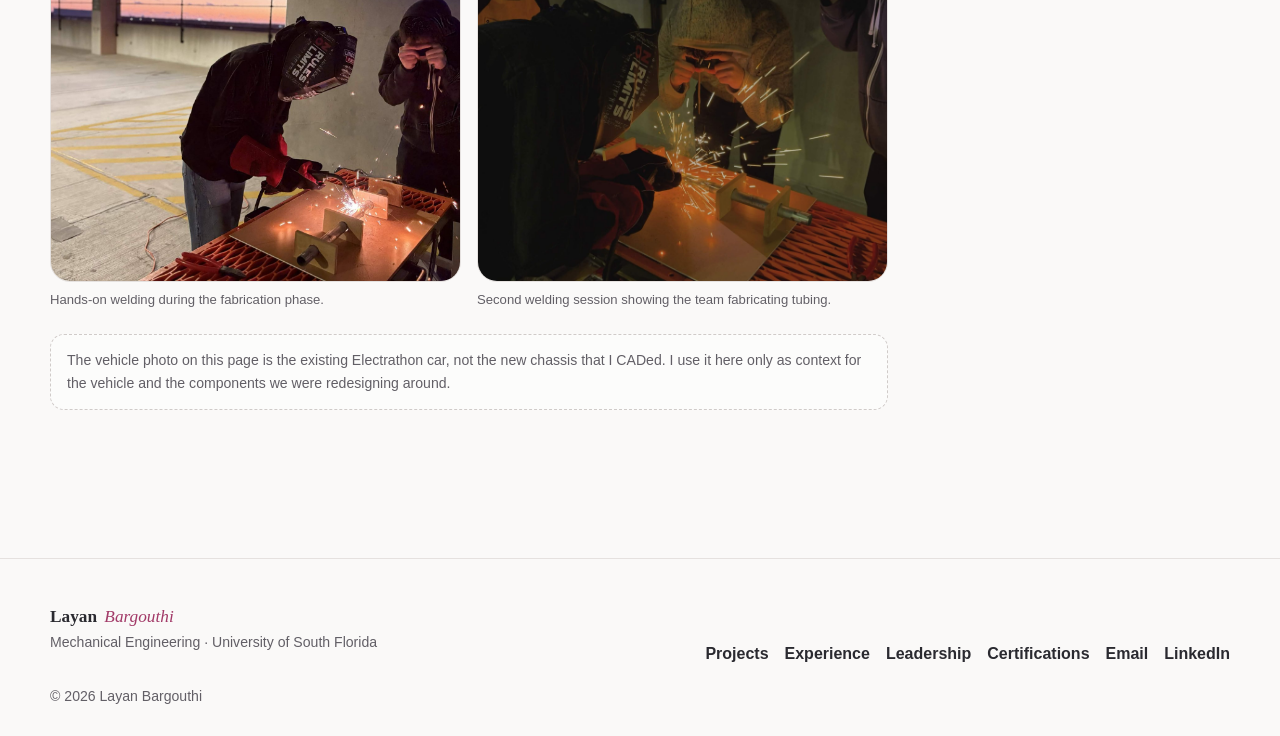
<file: project-electrathon.html>
<!doctype html><html lang="en"><head><meta charset="utf-8"><meta name="viewport" content="width=device-width,initial-scale=1">
<meta name="description" content="Layan Bargouthi mechanical engineering portfolio">
<title>Electrathon | Layan Bargouthi</title><link rel="stylesheet" href="styles.css?v=20261114c"></head><body><header class="site-header"><div class="container nav">
<a class="brand" href="index.html">Layan <span class="signature">Bargouthi</span></a>
<button class="menu-btn" aria-label="Open navigation">☰</button>
<nav class="nav-links"><a href="index.html" class="">Home</a><a href="projects.html" class="active">Projects</a><a href="experience.html" class="">Experience</a><a href="leadership.html" class="">Leadership</a><a href="about.html" class="">About</a><a class="nav-cta" href="about.html#contact">Contact</a></nav>
</div></header><main>
<section class="project-hero"><div class="container"><span class="eyebrow">Electric Vehicle · Mechanical Design · Fabrication</span><h1>Electrathon</h1>
<p class="lead">A student electric race-car program where I went from new member to co-leading the mechanical design of a new chassis.</p>
<div class="project-meta"><span class="tag">Mechanical Design Lead</span><span class="tag">SOLIDWORKS</span><span class="tag">Vehicle Packaging</span><span class="tag">Tube Fabrication</span><span class="tag">Welding</span></div></div></section>
<section class="section tight"><div class="container project-layout"><article class="project-main">
<div class="hero-image"><img data-lightbox src="electrathon-hero.jpg" alt="Electrathon fabrication welding with sparks"></div>

<section class="content-block" id="start"><h2>From learning the car to leading mechanical design</h2>
<p>I fully joined Electrathon in Summer 2025. At first, I was learning the existing vehicle while most of the IEEE team focused on electronics. Because I was one of the few mechanical engineering members consistently involved during the summer, I moved into a Mechanical Design Lead role in the fall and co-led the mechanical team with another mechanical engineering student.</p>
<div class="gallery">
<figure class="figure tall"><img data-lightbox src="electrathon-old-car.jpg" alt="Existing Electrathon vehicle with rear-view camera display"><figcaption>The existing car remained in use and was used as a reference while the team worked on the next design.</figcaption></figure>
<figure class="figure "><img data-lightbox src="electrathon-team-cad.jpg" alt="Electrathon mechanical team working in SOLIDWORKS"><figcaption>Collaborative CAD work during development of the new chassis and mechanical systems.</figcaption></figure>
</div></section>

<section class="content-block" id="constraints"><h2>Chassis packaging and driver fit</h2>
<p>One problem with the earlier car was that the chassis had been designed too closely around one driver. When the driver changed, the fit became restrictive. For the new chassis, we used the tallest team member as a packaging envelope so the cockpit would accommodate a wider range of drivers.</p>
<p>The chassis also had to follow Electrathon competition requirements while leaving space for the motor, steering, suspension, wheels, and the rest of the vehicle system.</p>
<ul class="bullets"><li>Dimension the main frame in SOLIDWORKS.</li><li>Lay out the steering and suspension geometry.</li><li>Select bicycle-style wheels appropriate for the vehicle.</li><li>Determine motor location before building surrounding structure.</li><li>Check symmetry and driver clearance before fabrication.</li></ul>
</section>

<section class="content-block" id="suspension"><h2>Studying the existing suspension</h2>
<p>We examined the existing car's suspension hardware while developing the new layout. The red spring assembly shown below came from the older vehicle and served as a physical reference during CAD work.</p>
<div class="gallery three">
<figure class="figure "><img data-lightbox src="electrathon-suspension.jpg" alt="Existing Electrathon suspension assembly"><figcaption>Suspension hardware from the existing vehicle used as a physical reference.</figcaption></figure>
<figure class="figure contain"><img data-lightbox src="electrathon-cad-reference.jpg" alt="Physical suspension component compared with CAD model"><figcaption>Physical-to-CAD comparison during redesign work.</figcaption></figure>
<figure class="figure contain"><img data-lightbox src="electrathon-dimension.jpg" alt="Dimensioned SOLIDWORKS sketch for Electrathon mechanical component"><figcaption>Dimensioning work used to reproduce or adapt geometry.</figcaption></figure>
</div></section>

<section class="content-block" id="fabrication"><h2>Tube preparation and welding</h2>
<p>After the CAD phase, the team moved into fabrication. We measured and marked the tubing, cut pieces to the required lengths, and checked both sides of the chassis for symmetry before welding.</p>
<p>Because several of us were new to welding, we first practiced on scrap tubing while using the required PPE. Once we were comfortable, we moved into welding the chassis components.</p>
<div class="gallery">
<figure class="figure tall"><img data-lightbox src="electrathon-hero.jpg" alt="Electrathon chassis fabrication welding"><figcaption>Hands-on welding during the fabrication phase.</figcaption></figure>
<figure class="figure tall"><img data-lightbox src="electrathon-welding2.jpg" alt="Electrathon team welding tubing"><figcaption>Second welding session showing the team fabricating tubing.</figcaption></figure>
</div>
<div class="note">The vehicle photo on this page is the existing Electrathon car, not the new chassis that I CADed. I use it here only as context for the vehicle and the components we were redesigning around.</div>
</section>
</article>
<aside class="project-aside"><h3>Project snapshot</h3><ul>
<li><small>Joined</small><strong>Summer 2025</strong></li>
<li><small>Role</small><strong>Mechanical Design Lead, co-led</strong></li>
<li><small>Design focus</small><strong>Chassis · driver fit · suspension · steering · packaging</strong></li>
<li><small>Fabrication</small><strong>Tube cutting · fit-up · welding</strong></li>
</ul><div class="mini-links"><a href="#constraints">Chassis constraints</a><a href="#suspension">Suspension</a><a href="#fabrication">Fabrication</a></div></aside>
</div></section></main><footer class="footer"><div class="container footer-grid">
<div><div class="brand">Layan <span class="signature">Bargouthi</span></div><p class="small">Mechanical Engineering · University of South Florida</p></div>
<div class="footer-links"><a href="projects.html">Projects</a><a href="experience.html">Experience</a><a href="leadership.html">Leadership</a><a href="about.html#certifications">Certifications</a><a href="mailto:layanbargouthi@gmail.com">Email</a><a href="https://www.linkedin.com/in/layanbargouthi/" target="_blank" rel="noopener">LinkedIn</a></div>
</div><div class="container small" style="margin-top:18px">© <span data-year></span> Layan Bargouthi</div></footer><script src="script.js?v=20261114"></script></body></html>
</file>
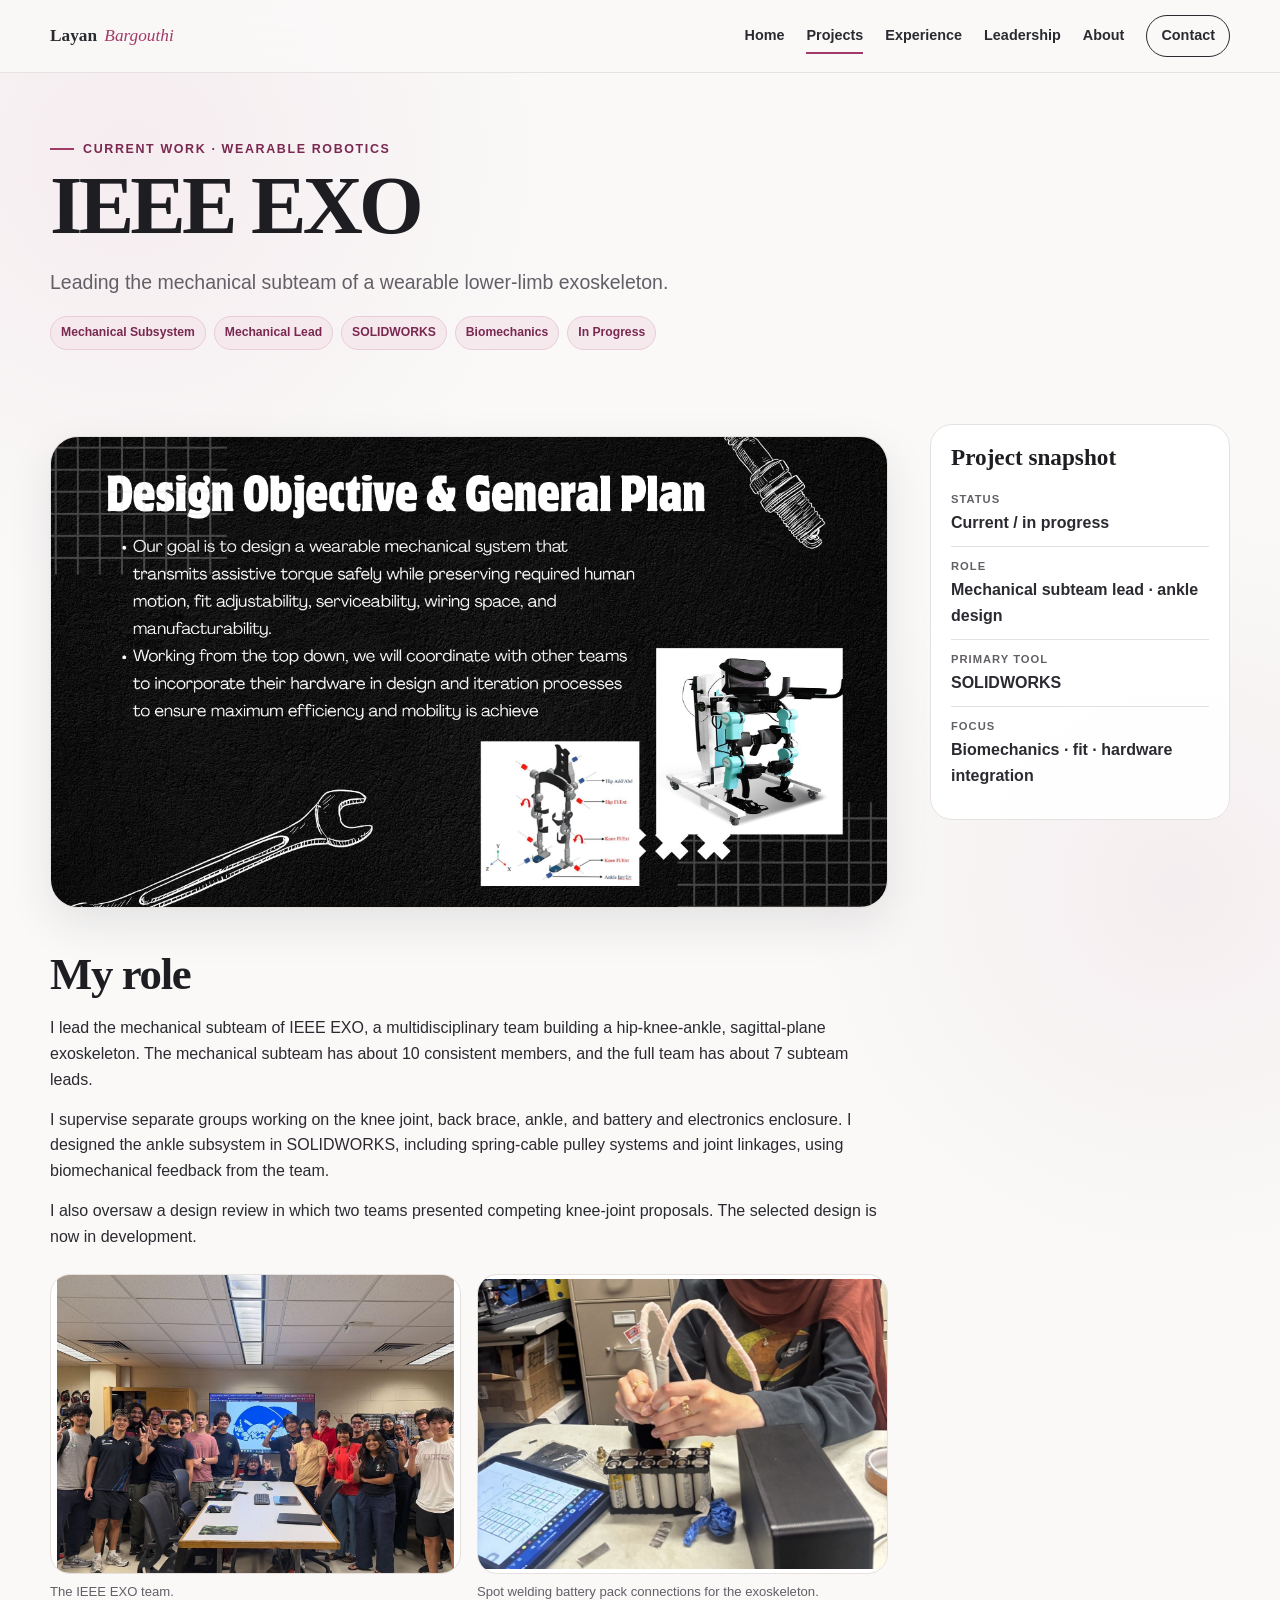
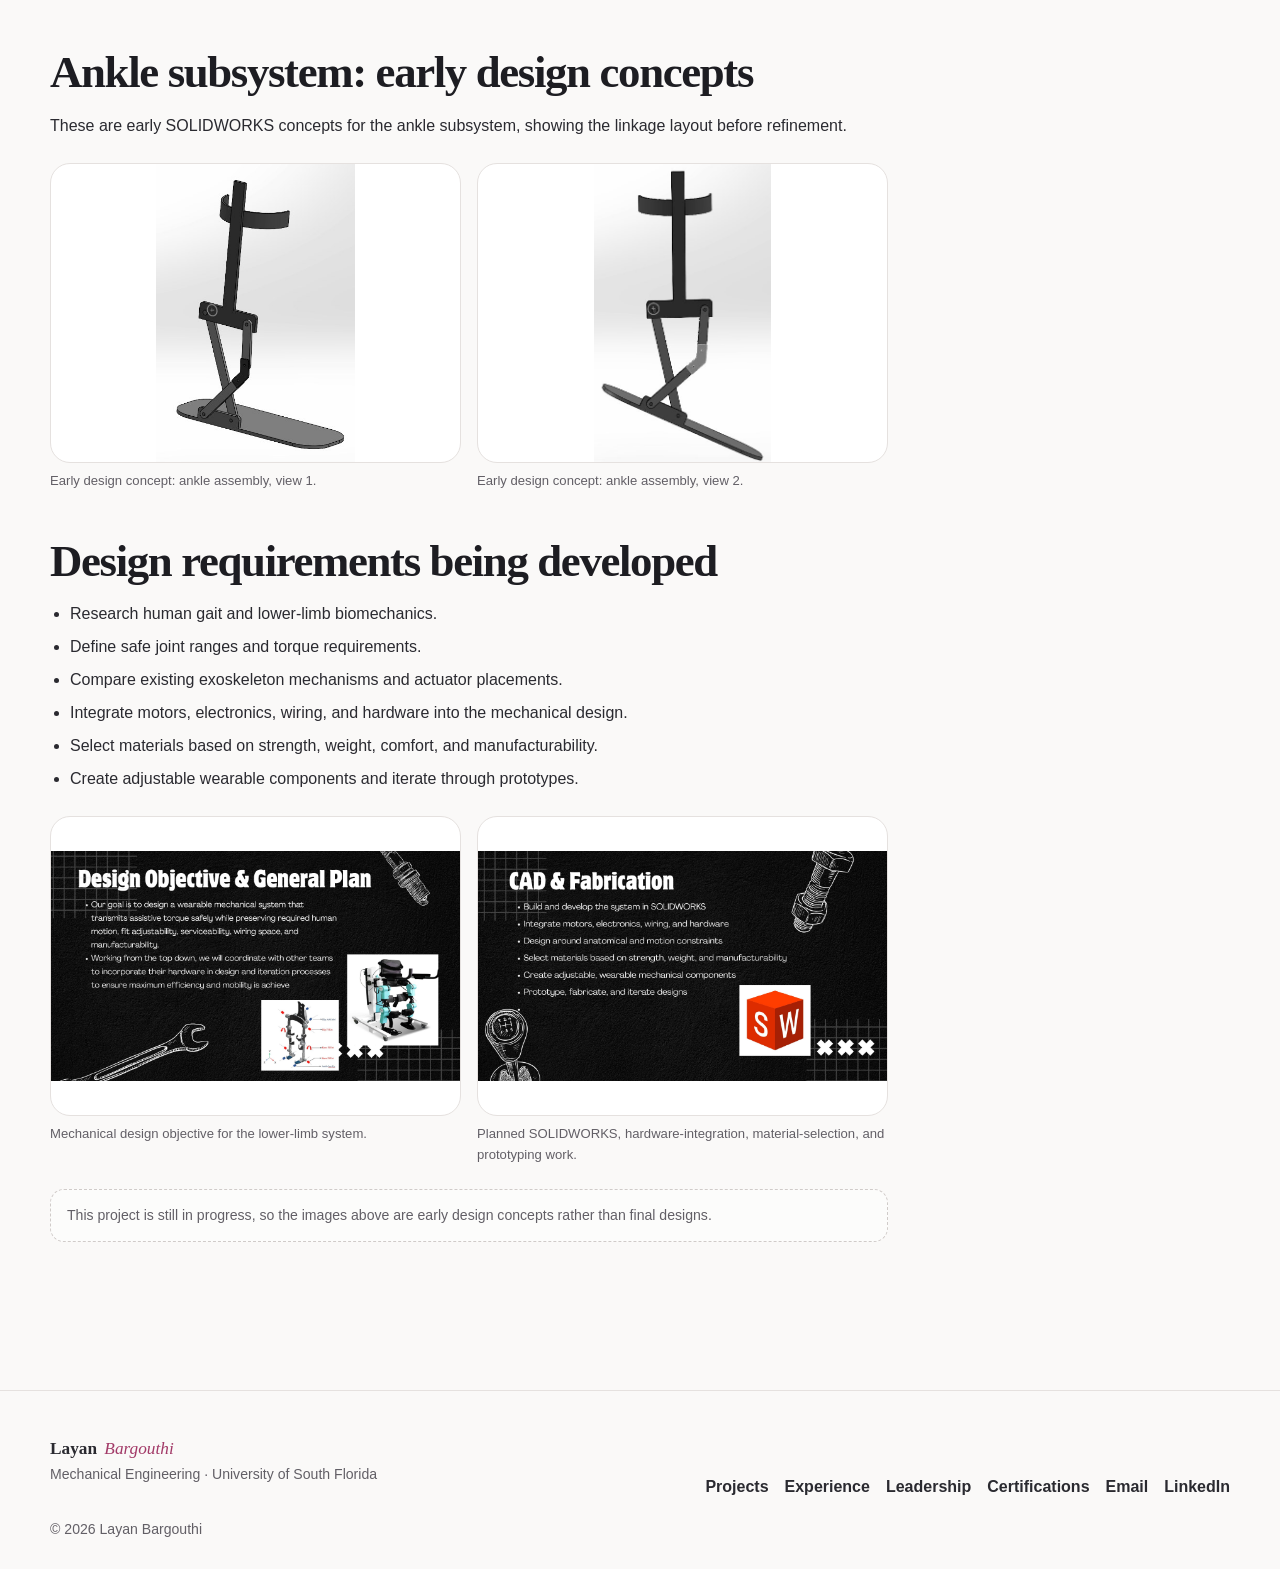
<file: project-exo.html>
<!doctype html><html lang="en"><head><meta charset="utf-8"><meta name="viewport" content="width=device-width,initial-scale=1">
<meta name="description" content="Layan Bargouthi mechanical engineering portfolio">
<title>IEEE EXO | Layan Bargouthi</title><link rel="stylesheet" href="styles.css?v=20261114c"></head><body><header class="site-header"><div class="container nav">
<a class="brand" href="index.html">Layan <span class="signature">Bargouthi</span></a>
<button class="menu-btn" aria-label="Open navigation">☰</button>
<nav class="nav-links"><a href="index.html" class="">Home</a><a href="projects.html" class="active">Projects</a><a href="experience.html" class="">Experience</a><a href="leadership.html" class="">Leadership</a><a href="about.html" class="">About</a><a class="nav-cta" href="about.html#contact">Contact</a></nav>
</div></header><main>
<section class="project-hero"><div class="container"><span class="eyebrow">Current Work · Wearable Robotics</span><h1>IEEE EXO</h1>
<p class="lead">Leading the mechanical subteam of a wearable lower-limb exoskeleton.</p>
<div class="project-meta"><span class="tag">Mechanical Subsystem</span><span class="tag">Mechanical Lead</span><span class="tag">SOLIDWORKS</span><span class="tag">Biomechanics</span><span class="tag">In Progress</span></div></div></section>
<section class="section tight"><div class="container project-layout"><article class="project-main">
<div class="hero-image"><img data-lightbox src="exo-objective.jpg" alt="EXO mechanical subsystem design objective"></div>

<section class="content-block"><h2>My role</h2>
<p>I lead the mechanical subteam of IEEE EXO, a multidisciplinary team building a hip-knee-ankle, sagittal-plane exoskeleton. The mechanical subteam has about 10 consistent members, and the full team has about 7 subteam leads.</p>
<p>I supervise separate groups working on the knee joint, back brace, ankle, and battery and electronics enclosure. I designed the ankle subsystem in SOLIDWORKS, including spring-cable pulley systems and joint linkages, using biomechanical feedback from the team.</p>
<p>I also oversaw a design review in which two teams presented competing knee-joint proposals. The selected design is now in development.</p>
<div class="gallery">
<figure class="figure contain"><img data-lightbox src="exo-team.jpg" alt="IEEE EXO team in the lab"><figcaption>The IEEE EXO team.</figcaption></figure>
<figure class="figure contain"><img data-lightbox src="exo-spot-welding.jpg" alt="Spot welding battery pack connections for IEEE EXO"><figcaption>Spot welding battery pack connections for the exoskeleton.</figcaption></figure>
</div>
</section>

<section class="content-block"><h2>Ankle subsystem: early design concepts</h2>
<p>These are early SOLIDWORKS concepts for the ankle subsystem, showing the linkage layout before refinement.</p>
<div class="gallery">
<figure class="figure contain"><img data-lightbox src="exo-ankle-concept-1.jpg" alt="Early ankle subsystem concept, view 1"><figcaption>Early design concept: ankle assembly, view 1.</figcaption></figure>
<figure class="figure contain"><img data-lightbox src="exo-ankle-concept-2.jpg" alt="Early ankle subsystem concept, view 2"><figcaption>Early design concept: ankle assembly, view 2.</figcaption></figure>
</div>
</section>

<section class="content-block"><h2>Design requirements being developed</h2>
<ul class="bullets">
<li>Research human gait and lower-limb biomechanics.</li>
<li>Define safe joint ranges and torque requirements.</li>
<li>Compare existing exoskeleton mechanisms and actuator placements.</li>
<li>Integrate motors, electronics, wiring, and hardware into the mechanical design.</li>
<li>Select materials based on strength, weight, comfort, and manufacturability.</li>
<li>Create adjustable wearable components and iterate through prototypes.</li>
</ul>
<div class="gallery">
<figure class="figure contain"><img data-lightbox src="exo-objective.jpg" alt="EXO design objective slide"><figcaption>Mechanical design objective for the lower-limb system.</figcaption></figure>
<figure class="figure contain"><img data-lightbox src="exo-cad.jpg" alt="EXO CAD and fabrication scope slide"><figcaption>Planned SOLIDWORKS, hardware-integration, material-selection, and prototyping work.</figcaption></figure>
</div>
<div class="note">This project is still in progress, so the images above are early design concepts rather than final designs.</div>
</section>
</article>
<aside class="project-aside"><h3>Project snapshot</h3><ul>
<li><small>Status</small><strong>Current / in progress</strong></li>
<li><small>Role</small><strong>Mechanical subteam lead · ankle design</strong></li>
<li><small>Primary tool</small><strong>SOLIDWORKS</strong></li>
<li><small>Focus</small><strong>Biomechanics · fit · hardware integration</strong></li></ul></aside>
</div></section></main><footer class="footer"><div class="container footer-grid">
<div><div class="brand">Layan <span class="signature">Bargouthi</span></div><p class="small">Mechanical Engineering · University of South Florida</p></div>
<div class="footer-links"><a href="projects.html">Projects</a><a href="experience.html">Experience</a><a href="leadership.html">Leadership</a><a href="about.html#certifications">Certifications</a><a href="mailto:layanbargouthi@gmail.com">Email</a><a href="https://www.linkedin.com/in/layanbargouthi/" target="_blank" rel="noopener">LinkedIn</a></div>
</div><div class="container small" style="margin-top:18px">© <span data-year></span> Layan Bargouthi</div></footer><script src="script.js?v=20261114"></script></body></html>
</file>
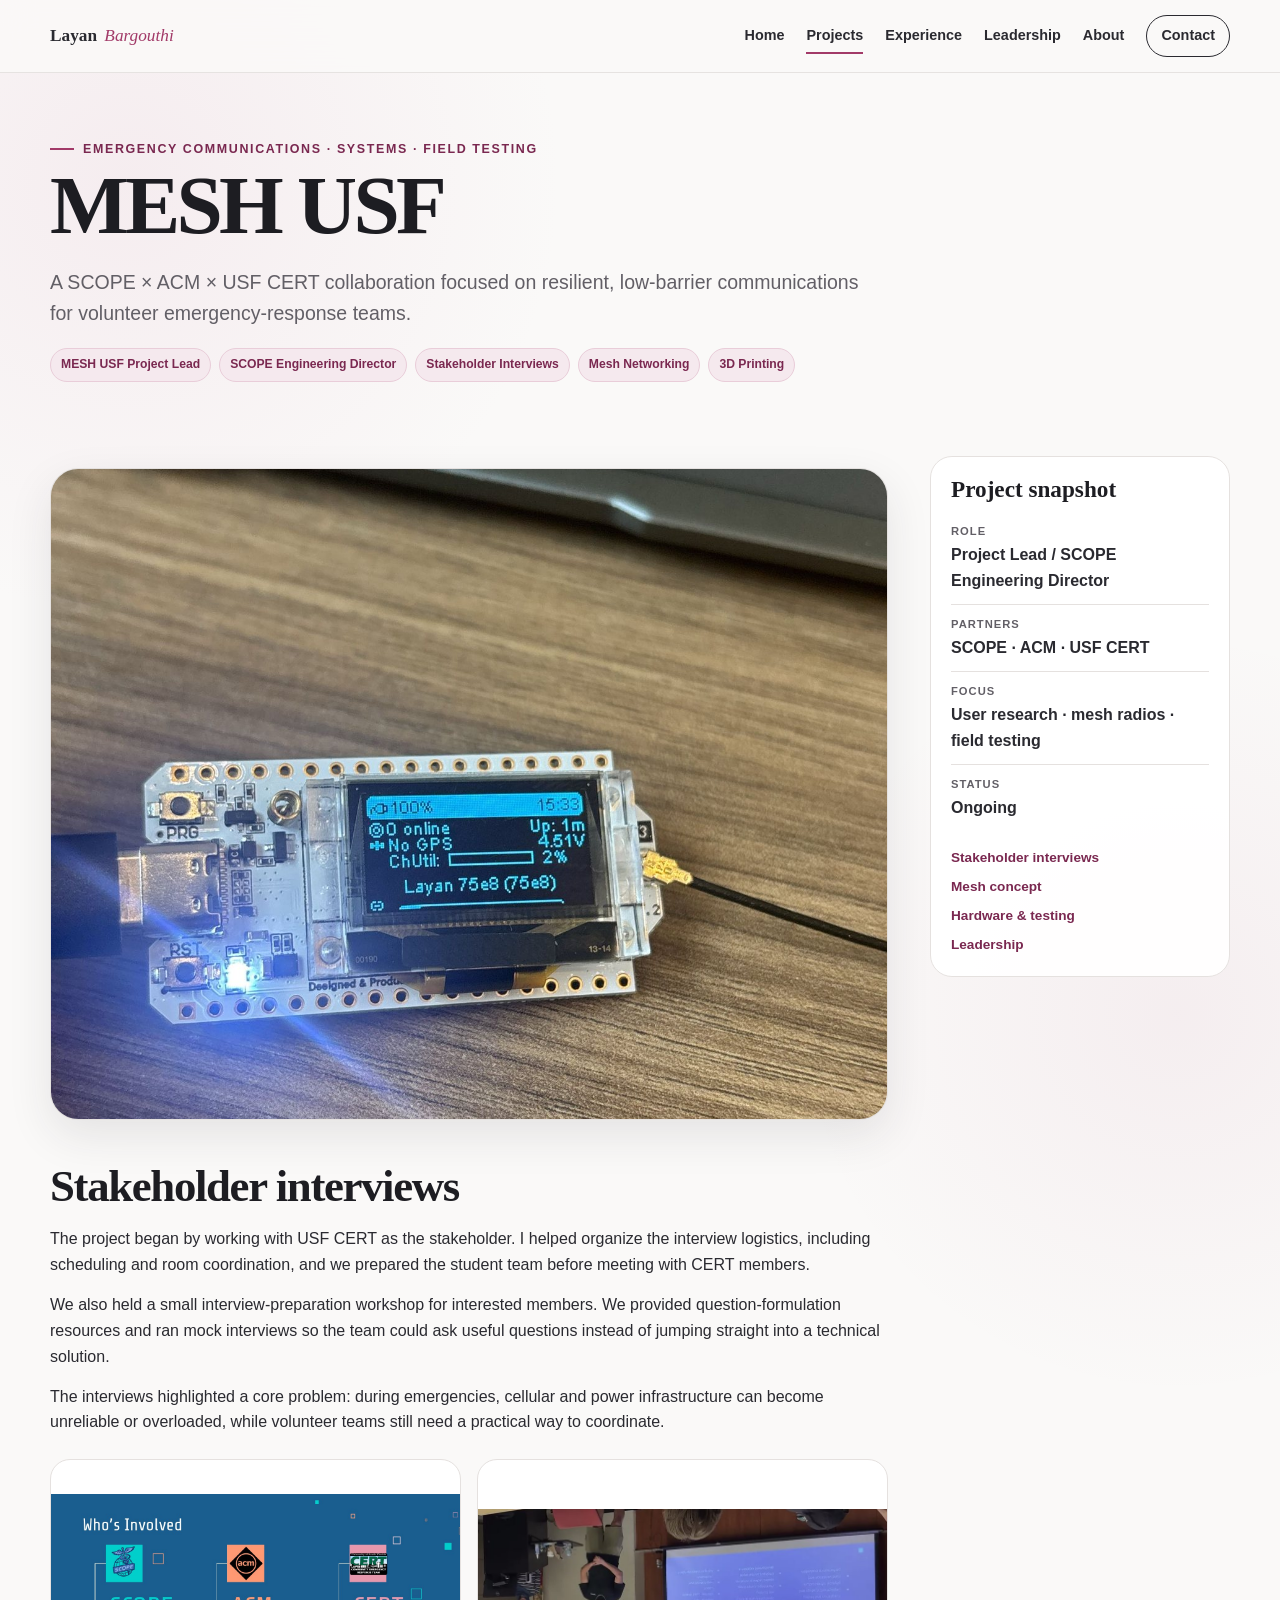
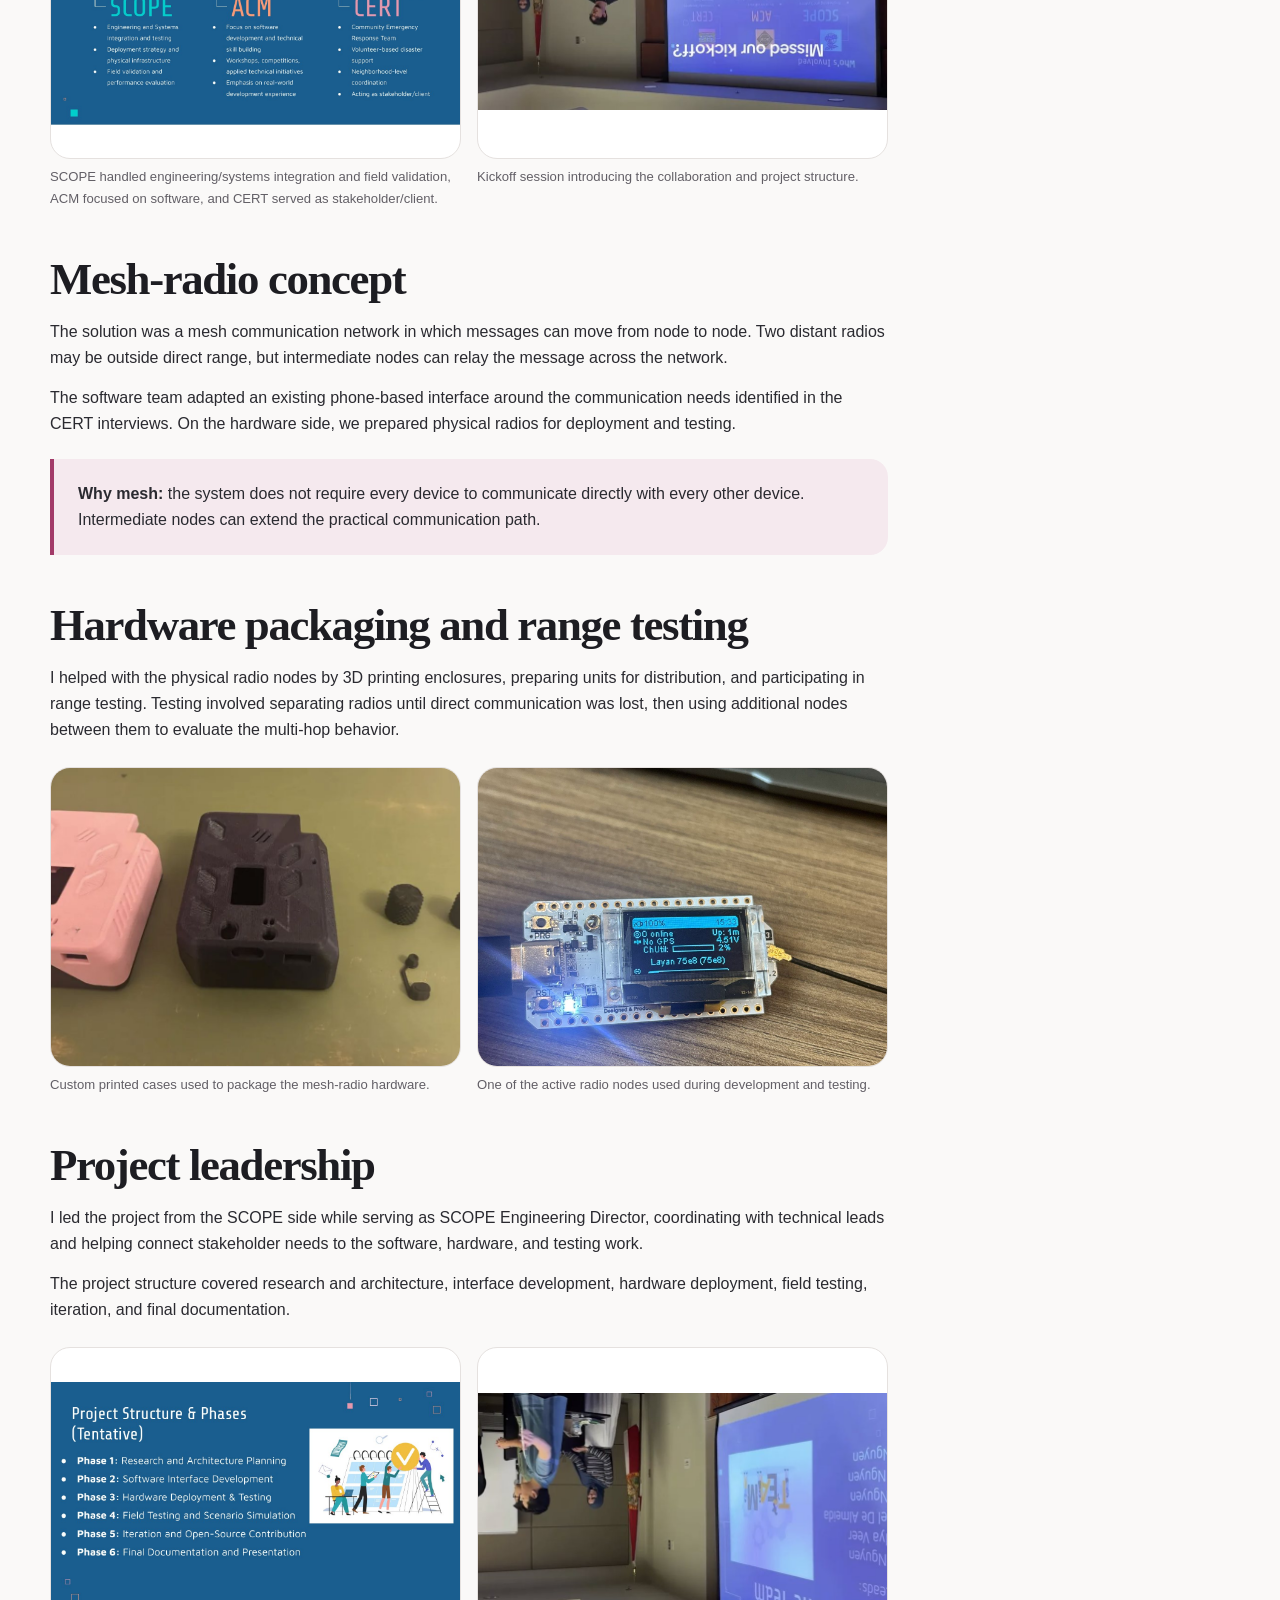
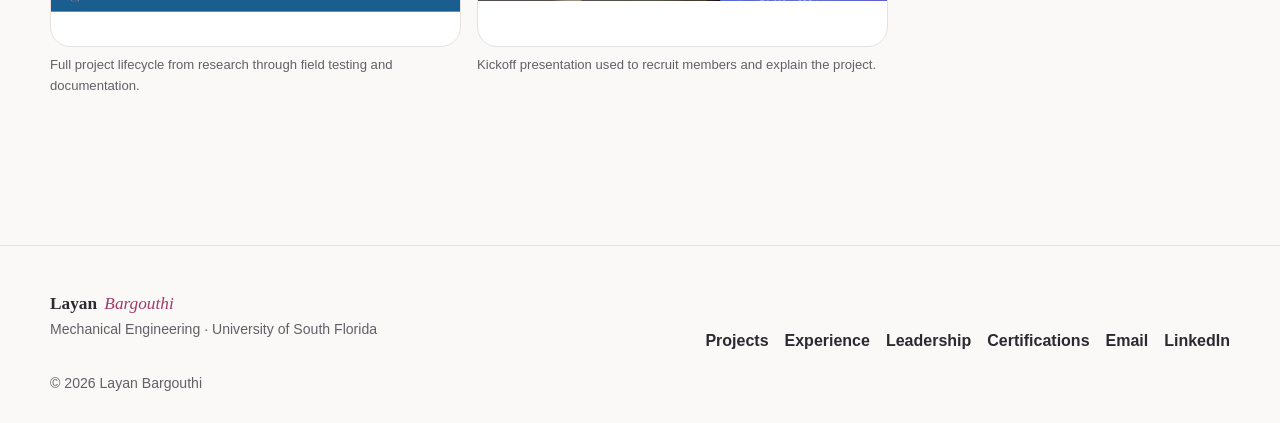
<file: project-mesh.html>
<!doctype html><html lang="en"><head><meta charset="utf-8"><meta name="viewport" content="width=device-width,initial-scale=1">
<meta name="description" content="Layan Bargouthi mechanical engineering portfolio">
<title>MESH USF | Layan Bargouthi</title><link rel="stylesheet" href="styles.css?v=20261114c"></head><body><header class="site-header"><div class="container nav">
<a class="brand" href="index.html">Layan <span class="signature">Bargouthi</span></a>
<button class="menu-btn" aria-label="Open navigation">☰</button>
<nav class="nav-links"><a href="index.html" class="">Home</a><a href="projects.html" class="active">Projects</a><a href="experience.html" class="">Experience</a><a href="leadership.html" class="">Leadership</a><a href="about.html" class="">About</a><a class="nav-cta" href="about.html#contact">Contact</a></nav>
</div></header><main>
<section class="project-hero"><div class="container"><span class="eyebrow">Emergency Communications · Systems · Field Testing</span><h1>MESH USF</h1>
<p class="lead">A SCOPE × ACM × USF CERT collaboration focused on resilient, low-barrier communications for volunteer emergency-response teams.</p>
<div class="project-meta"><span class="tag">MESH USF Project Lead</span><span class="tag">SCOPE Engineering Director</span><span class="tag">Stakeholder Interviews</span><span class="tag">Mesh Networking</span><span class="tag">3D Printing</span></div></div></section>
<section class="section tight"><div class="container project-layout"><article class="project-main">
<div class="hero-image"><img data-lightbox src="mesh-hero.jpg" alt="Powered mesh radio node showing connection status"></div>

<section class="content-block" id="problem"><h2>Stakeholder interviews</h2>
<p>The project began by working with USF CERT as the stakeholder. I helped organize the interview logistics, including scheduling and room coordination, and we prepared the student team before meeting with CERT members.</p>
<p>We also held a small interview-preparation workshop for interested members. We provided question-formulation resources and ran mock interviews so the team could ask useful questions instead of jumping straight into a technical solution.</p>
<p>The interviews highlighted a core problem: during emergencies, cellular and power infrastructure can become unreliable or overloaded, while volunteer teams still need a practical way to coordinate.</p>
<div class="gallery">
<figure class="figure contain"><img data-lightbox src="mesh-partners.jpg" alt="MESH USF partner roles slide"><figcaption>SCOPE handled engineering/systems integration and field validation, ACM focused on software, and CERT served as stakeholder/client.</figcaption></figure>
<figure class="figure contain"><img data-lightbox src="mesh-kickoff.jpg" alt="MESH USF kickoff presentation"><figcaption>Kickoff session introducing the collaboration and project structure.</figcaption></figure>
</div></section>

<section class="content-block" id="solution"><h2>Mesh-radio concept</h2>
<p>The solution was a mesh communication network in which messages can move from node to node. Two distant radios may be outside direct range, but intermediate nodes can relay the message across the network.</p>
<p>The software team adapted an existing phone-based interface around the communication needs identified in the CERT interviews. On the hardware side, we prepared physical radios for deployment and testing.</p>
<div class="callout"><strong>Why mesh:</strong> the system does not require every device to communicate directly with every other device. Intermediate nodes can extend the practical communication path.</div>
</section>

<section class="content-block" id="hardware"><h2>Hardware packaging and range testing</h2>
<p>I helped with the physical radio nodes by 3D printing enclosures, preparing units for distribution, and participating in range testing. Testing involved separating radios until direct communication was lost, then using additional nodes between them to evaluate the multi-hop behavior.</p>
<div class="gallery">
<figure class="figure "><img data-lightbox src="mesh-cases.jpg" alt="3D printed mesh radio enclosures and controls"><figcaption>Custom printed cases used to package the mesh-radio hardware.</figcaption></figure>
<figure class="figure "><img data-lightbox src="mesh-hero.jpg" alt="Powered mesh radio node"><figcaption>One of the active radio nodes used during development and testing.</figcaption></figure>
</div></section>

<section class="content-block" id="leadership"><h2>Project leadership</h2>
<p>I led the project from the SCOPE side while serving as SCOPE Engineering Director, coordinating with technical leads and helping connect stakeholder needs to the software, hardware, and testing work.</p>
<p>The project structure covered research and architecture, interface development, hardware deployment, field testing, iteration, and final documentation.</p>
<div class="gallery">
<figure class="figure contain"><img data-lightbox src="mesh-phases.jpg" alt="MESH USF project phases slide"><figcaption>Full project lifecycle from research through field testing and documentation.</figcaption></figure>
<figure class="figure contain"><img data-lightbox src="mesh-kickoff2.jpg" alt="MESH USF kickoff team presentation"><figcaption>Kickoff presentation used to recruit members and explain the project.</figcaption></figure>
</div></section>
</article>
<aside class="project-aside"><h3>Project snapshot</h3><ul>
<li><small>Role</small><strong>Project Lead / SCOPE Engineering Director</strong></li>
<li><small>Partners</small><strong>SCOPE · ACM · USF CERT</strong></li>
<li><small>Focus</small><strong>User research · mesh radios · field testing</strong></li>
<li><small>Status</small><strong>Ongoing</strong></li>
</ul><div class="mini-links"><a href="#problem">Stakeholder interviews</a><a href="#solution">Mesh concept</a><a href="#hardware">Hardware & testing</a><a href="#leadership">Leadership</a></div></aside>
</div></section></main><footer class="footer"><div class="container footer-grid">
<div><div class="brand">Layan <span class="signature">Bargouthi</span></div><p class="small">Mechanical Engineering · University of South Florida</p></div>
<div class="footer-links"><a href="projects.html">Projects</a><a href="experience.html">Experience</a><a href="leadership.html">Leadership</a><a href="about.html#certifications">Certifications</a><a href="mailto:layanbargouthi@gmail.com">Email</a><a href="https://www.linkedin.com/in/layanbargouthi/" target="_blank" rel="noopener">LinkedIn</a></div>
</div><div class="container small" style="margin-top:18px">© <span data-year></span> Layan Bargouthi</div></footer><script src="script.js?v=20261114"></script></body></html>
</file>
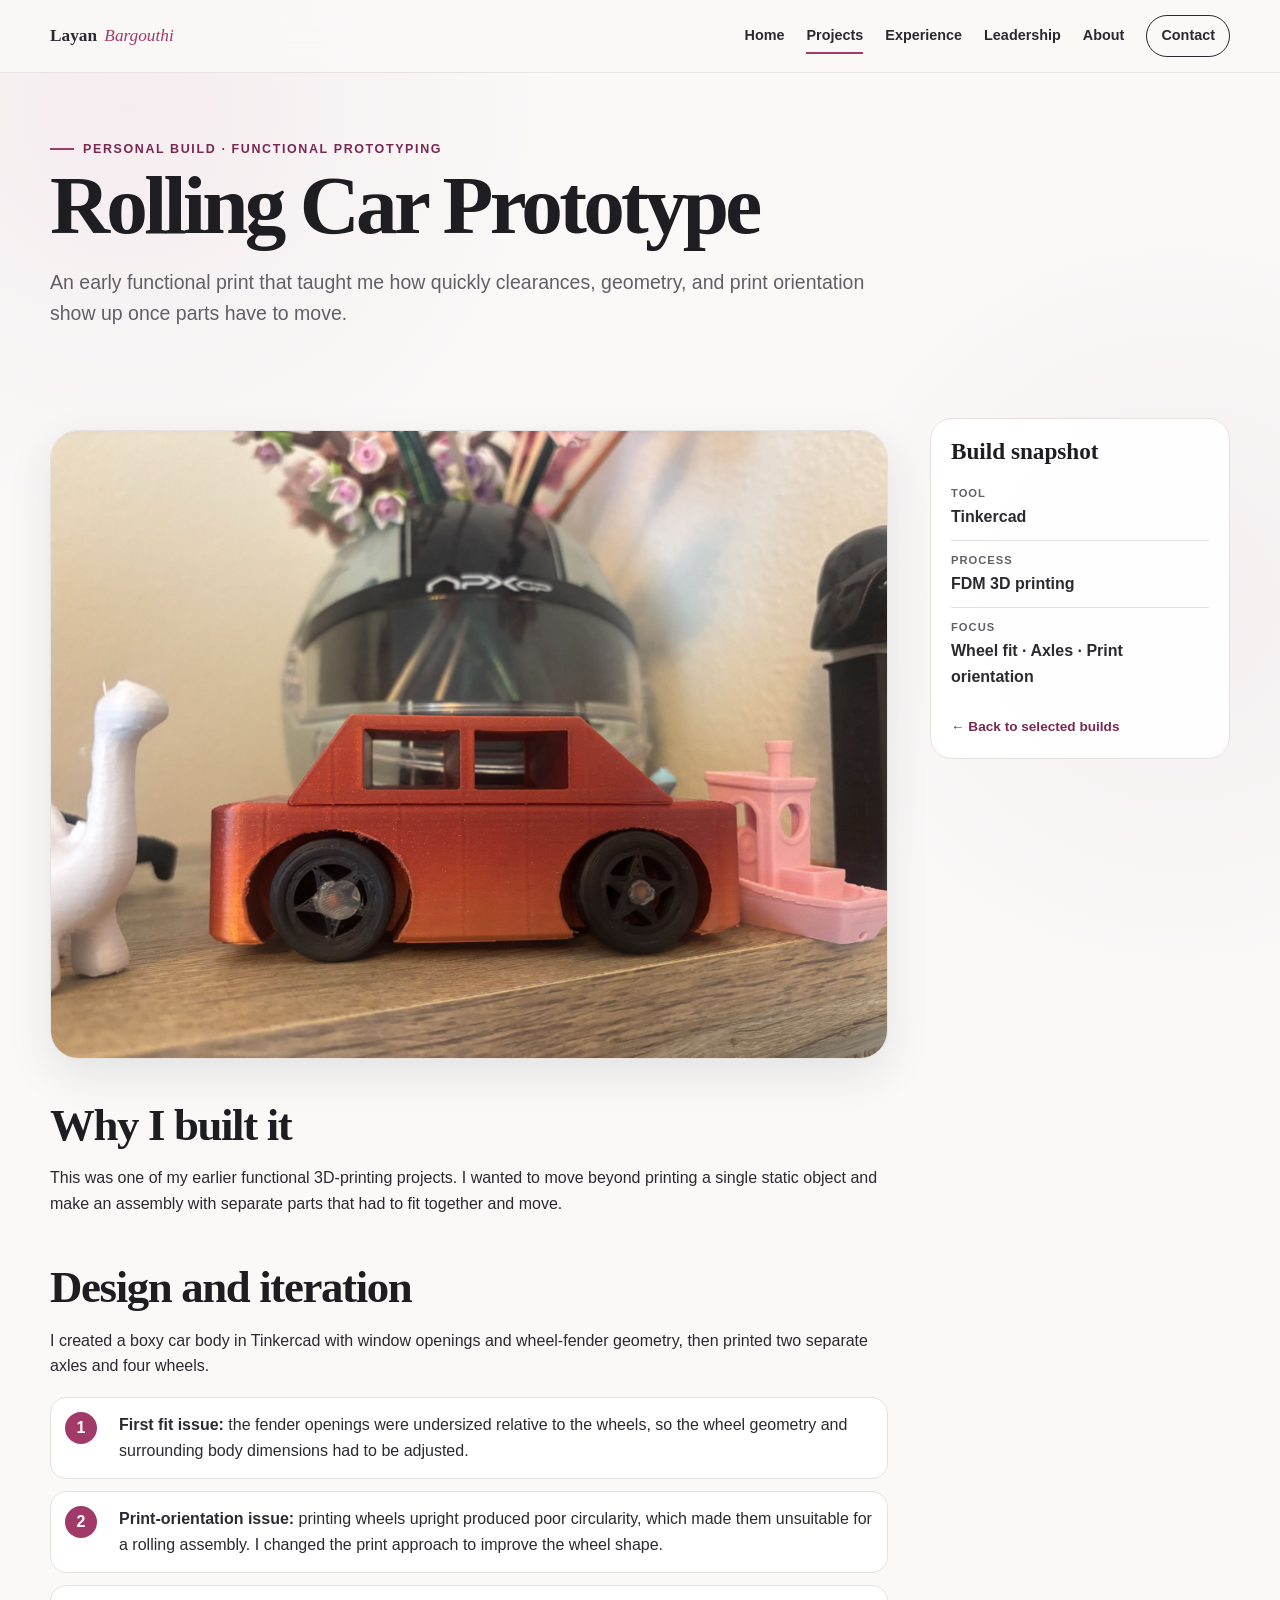
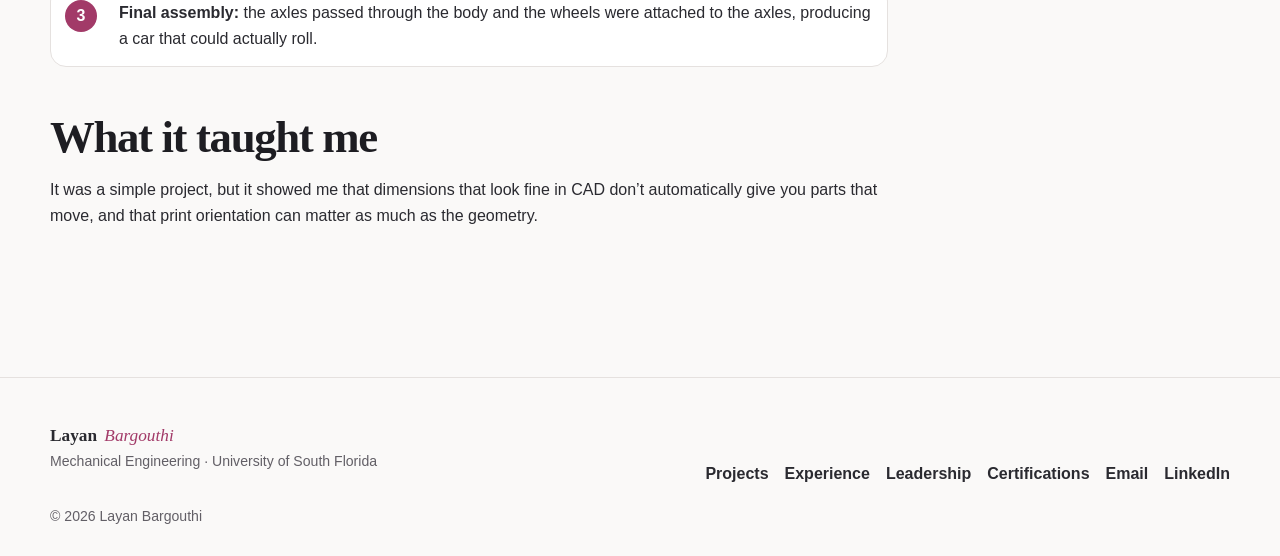
<file: project-rolling-car.html>
<!doctype html><html lang="en"><head><meta charset="utf-8"><meta name="viewport" content="width=device-width,initial-scale=1"><meta name="description" content="Layan Bargouthi mechanical engineering portfolio"><title>Rolling Car Prototype | Layan Bargouthi</title><link rel="stylesheet" href="styles.css?v=20261114c"></head><body><header class="site-header"><div class="container nav"><a class="brand" href="index.html">Layan <span class="signature">Bargouthi</span></a><button class="menu-btn" aria-label="Open navigation">☰</button><nav class="nav-links"><a href="index.html">Home</a><a href="projects.html" class="active">Projects</a><a href="experience.html">Experience</a><a href="leadership.html">Leadership</a><a href="about.html">About</a><a class="nav-cta" href="about.html#contact">Contact</a></nav></div></header><main><section class="project-hero"><div class="container"><span class="eyebrow">Personal Build · Functional Prototyping</span><h1>Rolling Car Prototype</h1><p class="lead">An early functional print that taught me how quickly clearances, geometry, and print orientation show up once parts have to move.</p></div></section><section class="section tight"><div class="container project-layout"><article class="project-main"><div class="hero-image personal-hero"><img data-lightbox src="rolling-car.jpg" alt="Finished 3D-printed rolling car prototype"></div><section class="content-block"><h2>Why I built it</h2><p>This was one of my earlier functional 3D-printing projects. I wanted to move beyond printing a single static object and make an assembly with separate parts that had to fit together and move.</p></section>
<section class="content-block"><h2>Design and iteration</h2><p>I created a boxy car body in Tinkercad with window openings and wheel-fender geometry, then printed two separate axles and four wheels.</p><div class="steps"><div class="step"><div><strong>First fit issue:</strong> the fender openings were undersized relative to the wheels, so the wheel geometry and surrounding body dimensions had to be adjusted.</div></div><div class="step"><div><strong>Print-orientation issue:</strong> printing wheels upright produced poor circularity, which made them unsuitable for a rolling assembly. I changed the print approach to improve the wheel shape.</div></div><div class="step"><div><strong>Final assembly:</strong> the axles passed through the body and the wheels were attached to the axles, producing a car that could actually roll.</div></div></div></section>
<section class="content-block"><h2>What it taught me</h2><p>It was a simple project, but it showed me that dimensions that look fine in CAD don’t automatically give you parts that move, and that print orientation can matter as much as the geometry.</p></section></article><aside class="project-aside"><h3>Build snapshot</h3><ul><li><small>Tool</small><strong>Tinkercad</strong></li><li><small>Process</small><strong>FDM 3D printing</strong></li><li><small>Focus</small><strong>Wheel fit · Axles · Print orientation</strong></li></ul><div class="mini-links"><a href="projects.html#selected-builds">← Back to selected builds</a></div></aside></div></section></main><footer class="footer"><div class="container footer-grid"><div><div class="brand">Layan <span class="signature">Bargouthi</span></div><p class="small">Mechanical Engineering · University of South Florida</p></div><div class="footer-links"><a href="projects.html">Projects</a><a href="experience.html">Experience</a><a href="leadership.html">Leadership</a><a href="about.html#certifications">Certifications</a><a href="mailto:layanbargouthi@gmail.com">Email</a><a href="https://www.linkedin.com/in/layanbargouthi/" target="_blank" rel="noopener">LinkedIn</a></div></div><div class="container small" style="margin-top:18px">© <span data-year></span> Layan Bargouthi</div></footer><script src="script.js?v=20261114"></script></body></html>
</file>
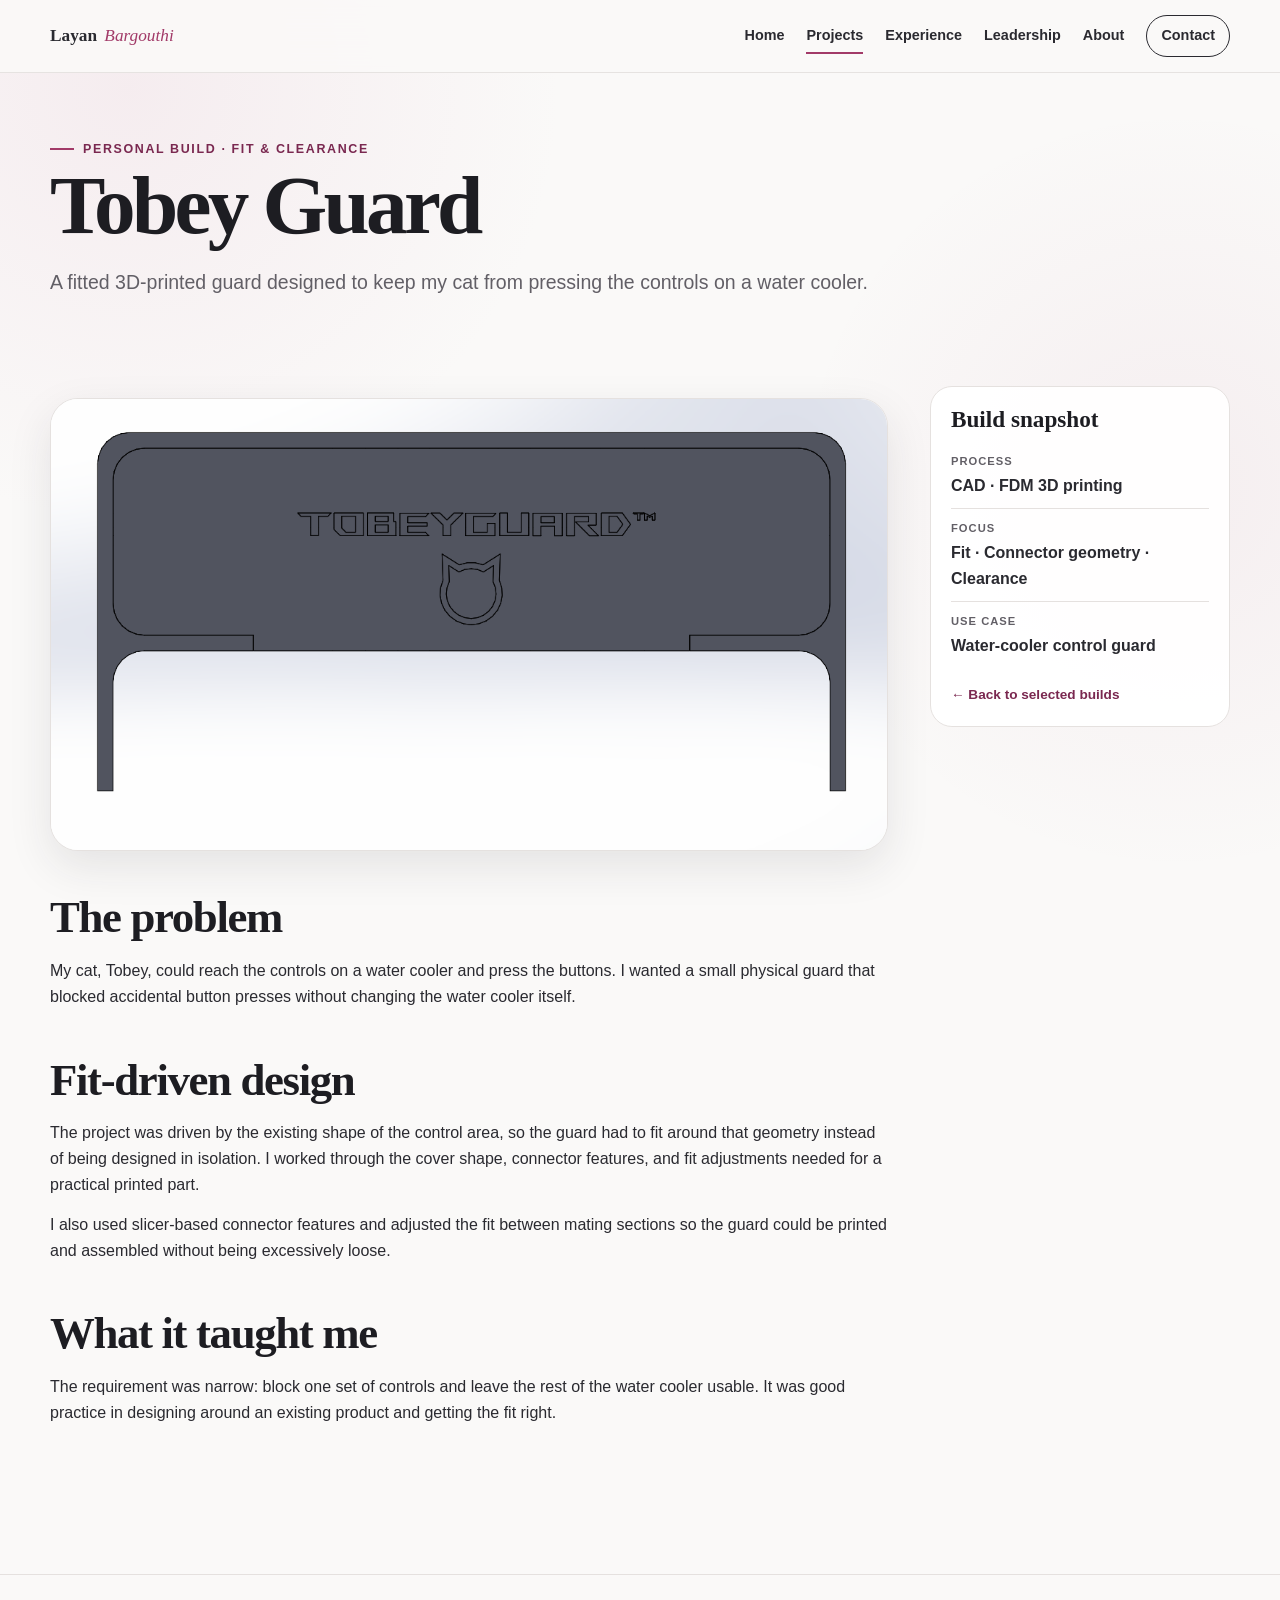
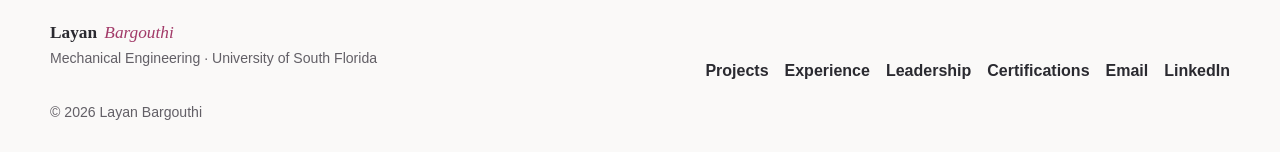
<file: project-tobey-guard.html>
<!doctype html><html lang="en"><head><meta charset="utf-8"><meta name="viewport" content="width=device-width,initial-scale=1"><meta name="description" content="Layan Bargouthi mechanical engineering portfolio"><title>Tobey Guard | Layan Bargouthi</title><link rel="stylesheet" href="styles.css?v=20261114c"></head><body><header class="site-header"><div class="container nav"><a class="brand" href="index.html">Layan <span class="signature">Bargouthi</span></a><button class="menu-btn" aria-label="Open navigation">☰</button><nav class="nav-links"><a href="index.html">Home</a><a href="projects.html" class="active">Projects</a><a href="experience.html">Experience</a><a href="leadership.html">Leadership</a><a href="about.html">About</a><a class="nav-cta" href="about.html#contact">Contact</a></nav></div></header><main><section class="project-hero"><div class="container"><span class="eyebrow">Personal Build · Fit & Clearance</span><h1>Tobey Guard</h1><p class="lead">A fitted 3D-printed guard designed to keep my cat from pressing the controls on a water cooler.</p></div></section><section class="section tight"><div class="container project-layout"><article class="project-main"><div class="hero-image personal-hero"><img data-lightbox src="tobey-guard.jpg" alt="CAD model of the Tobey Guard"></div><section class="content-block"><h2>The problem</h2><p>My cat, Tobey, could reach the controls on a water cooler and press the buttons. I wanted a small physical guard that blocked accidental button presses without changing the water cooler itself.</p></section>
<section class="content-block"><h2>Fit-driven design</h2><p>The project was driven by the existing shape of the control area, so the guard had to fit around that geometry instead of being designed in isolation. I worked through the cover shape, connector features, and fit adjustments needed for a practical printed part.</p><p>I also used slicer-based connector features and adjusted the fit between mating sections so the guard could be printed and assembled without being excessively loose.</p></section>
<section class="content-block"><h2>What it taught me</h2><p>The requirement was narrow: block one set of controls and leave the rest of the water cooler usable. It was good practice in designing around an existing product and getting the fit right.</p></section></article><aside class="project-aside"><h3>Build snapshot</h3><ul><li><small>Process</small><strong>CAD · FDM 3D printing</strong></li><li><small>Focus</small><strong>Fit · Connector geometry · Clearance</strong></li><li><small>Use case</small><strong>Water-cooler control guard</strong></li></ul><div class="mini-links"><a href="projects.html#selected-builds">← Back to selected builds</a></div></aside></div></section></main><footer class="footer"><div class="container footer-grid"><div><div class="brand">Layan <span class="signature">Bargouthi</span></div><p class="small">Mechanical Engineering · University of South Florida</p></div><div class="footer-links"><a href="projects.html">Projects</a><a href="experience.html">Experience</a><a href="leadership.html">Leadership</a><a href="about.html#certifications">Certifications</a><a href="mailto:layanbargouthi@gmail.com">Email</a><a href="https://www.linkedin.com/in/layanbargouthi/" target="_blank" rel="noopener">LinkedIn</a></div></div><div class="container small" style="margin-top:18px">© <span data-year></span> Layan Bargouthi</div></footer><script src="script.js?v=20261114"></script></body></html>
</file>
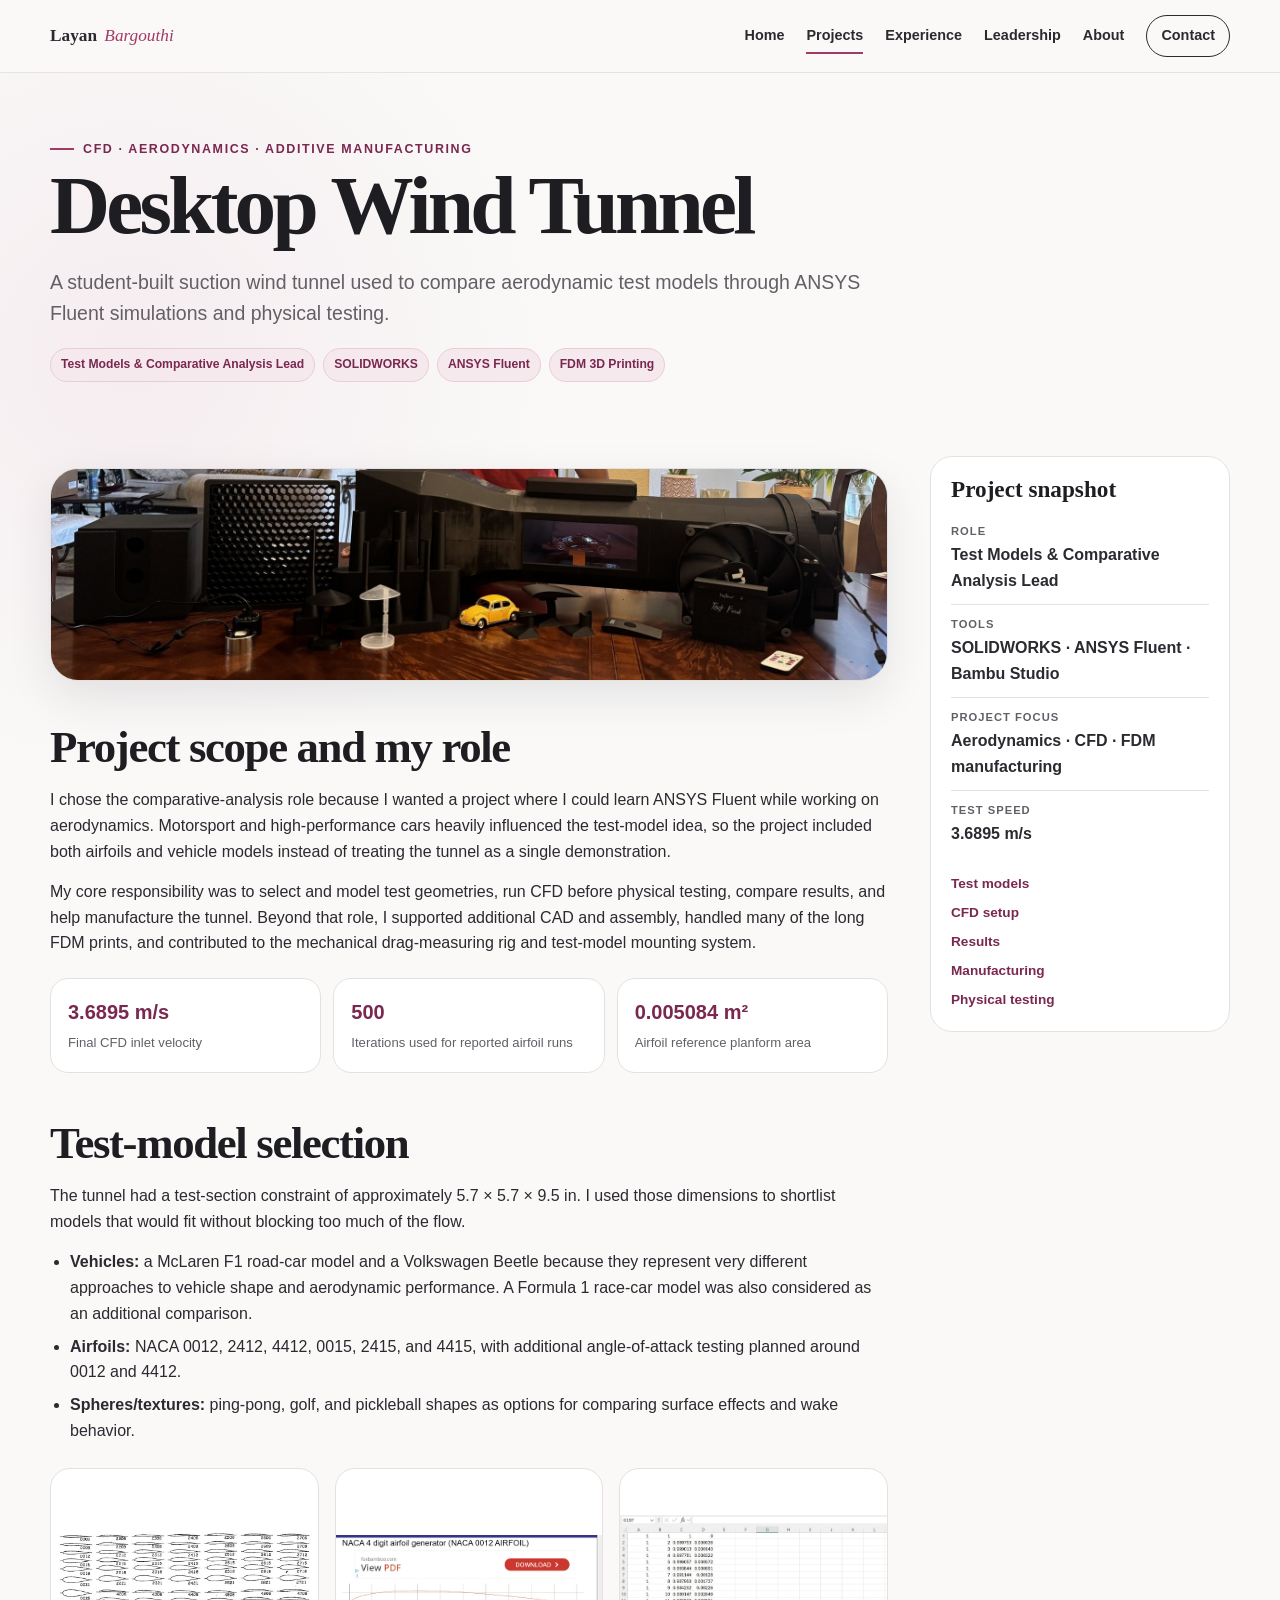
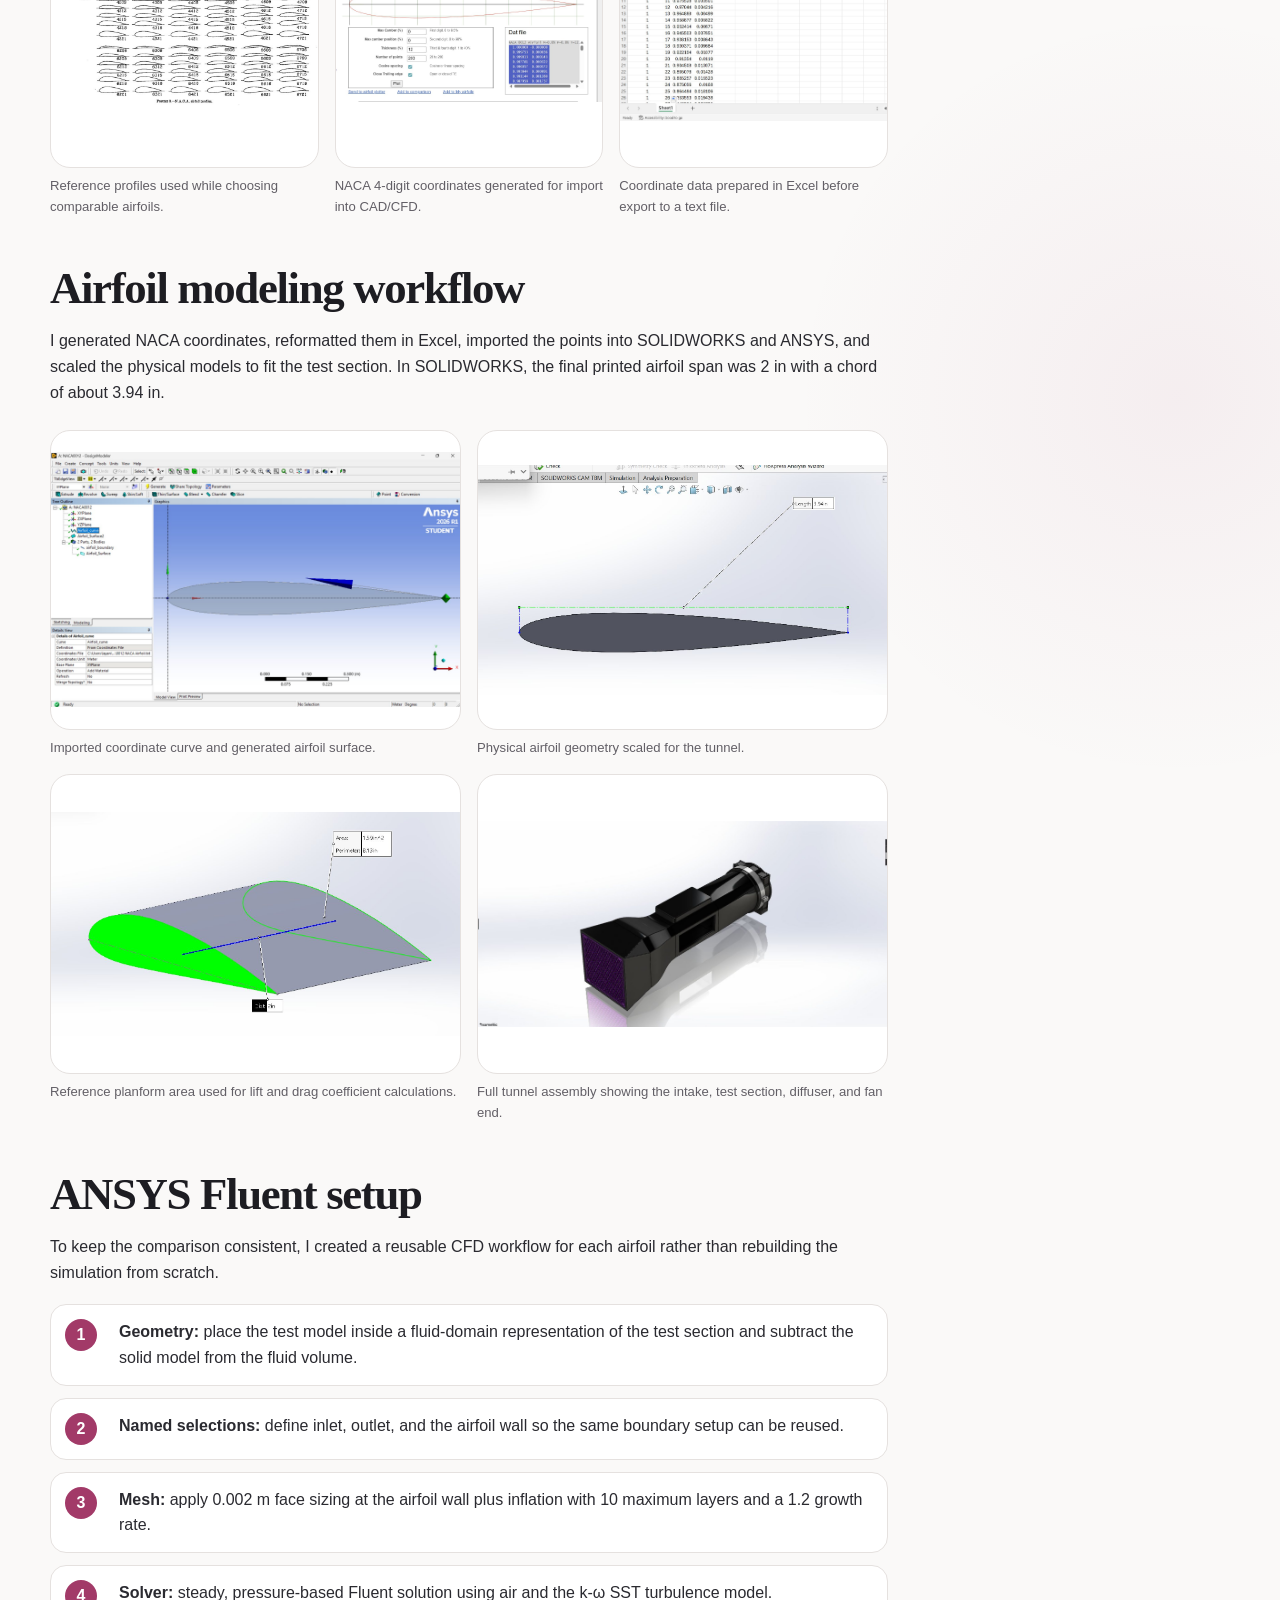
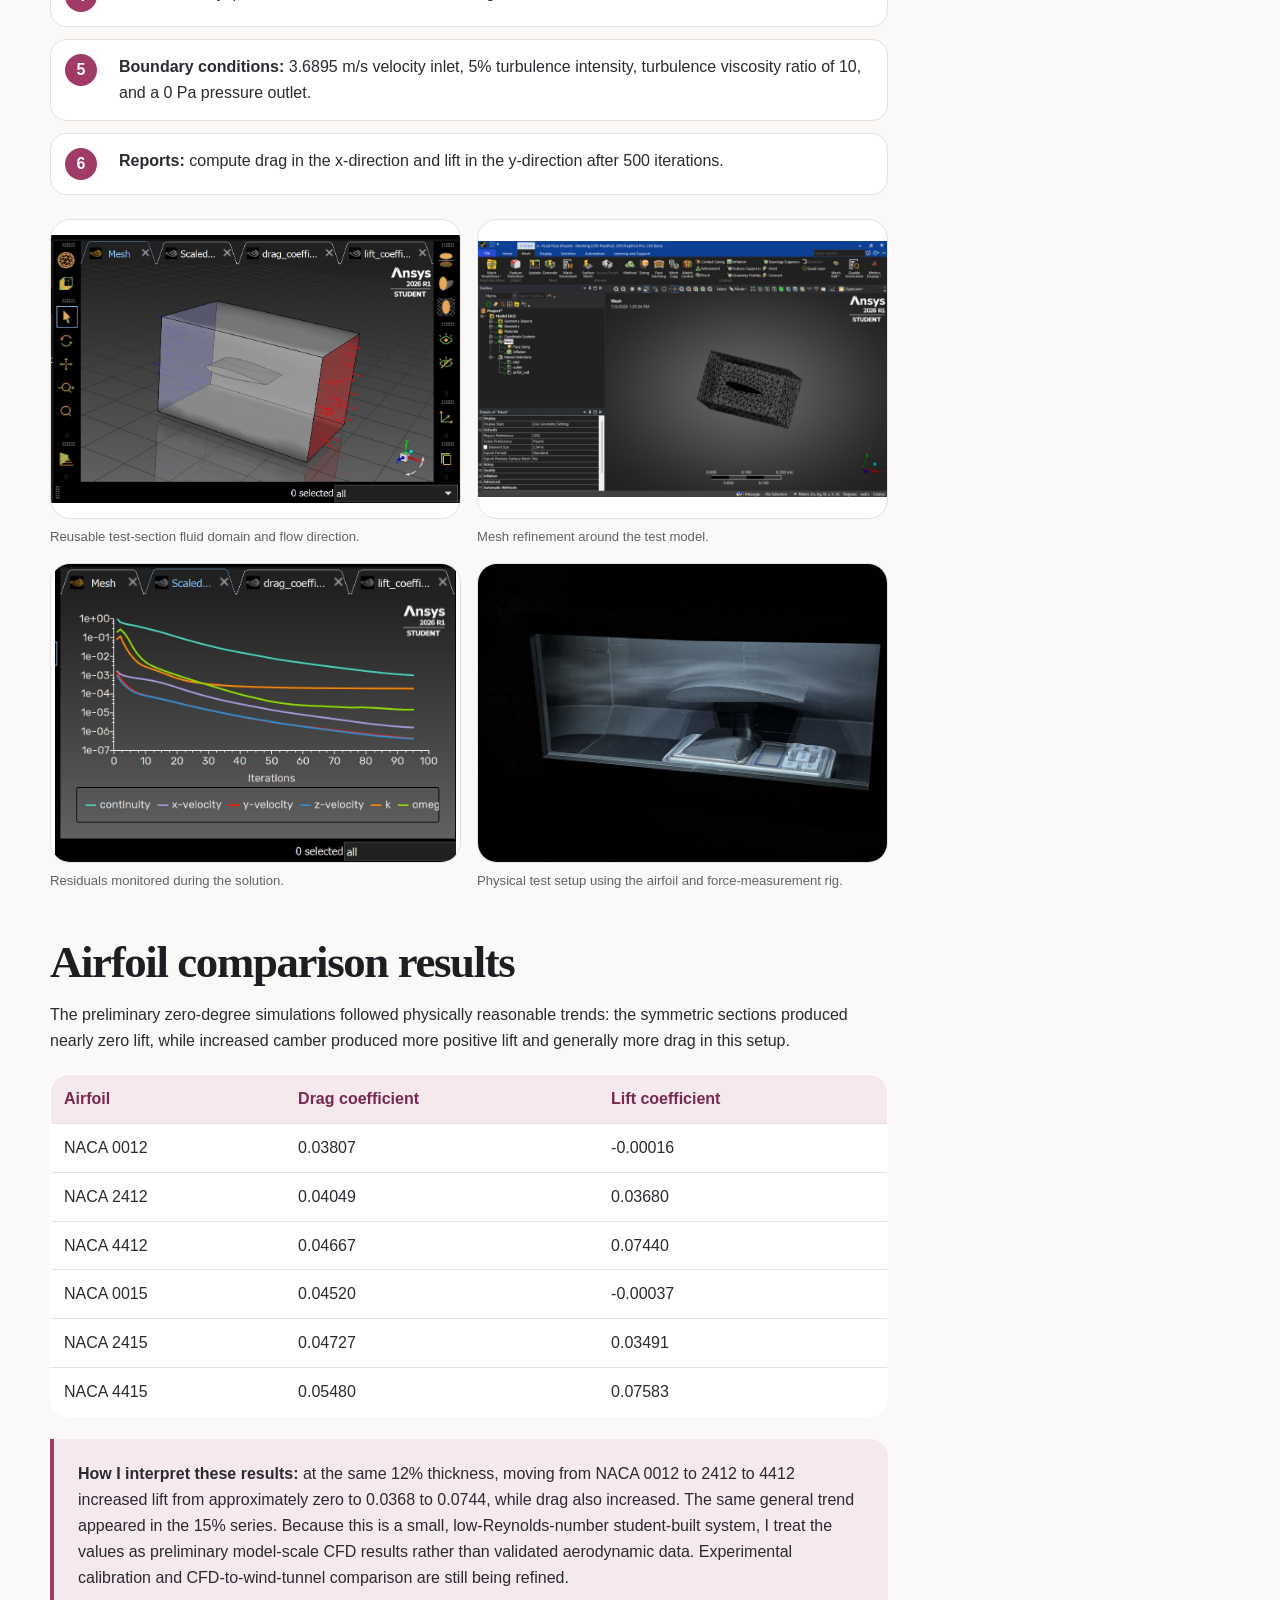
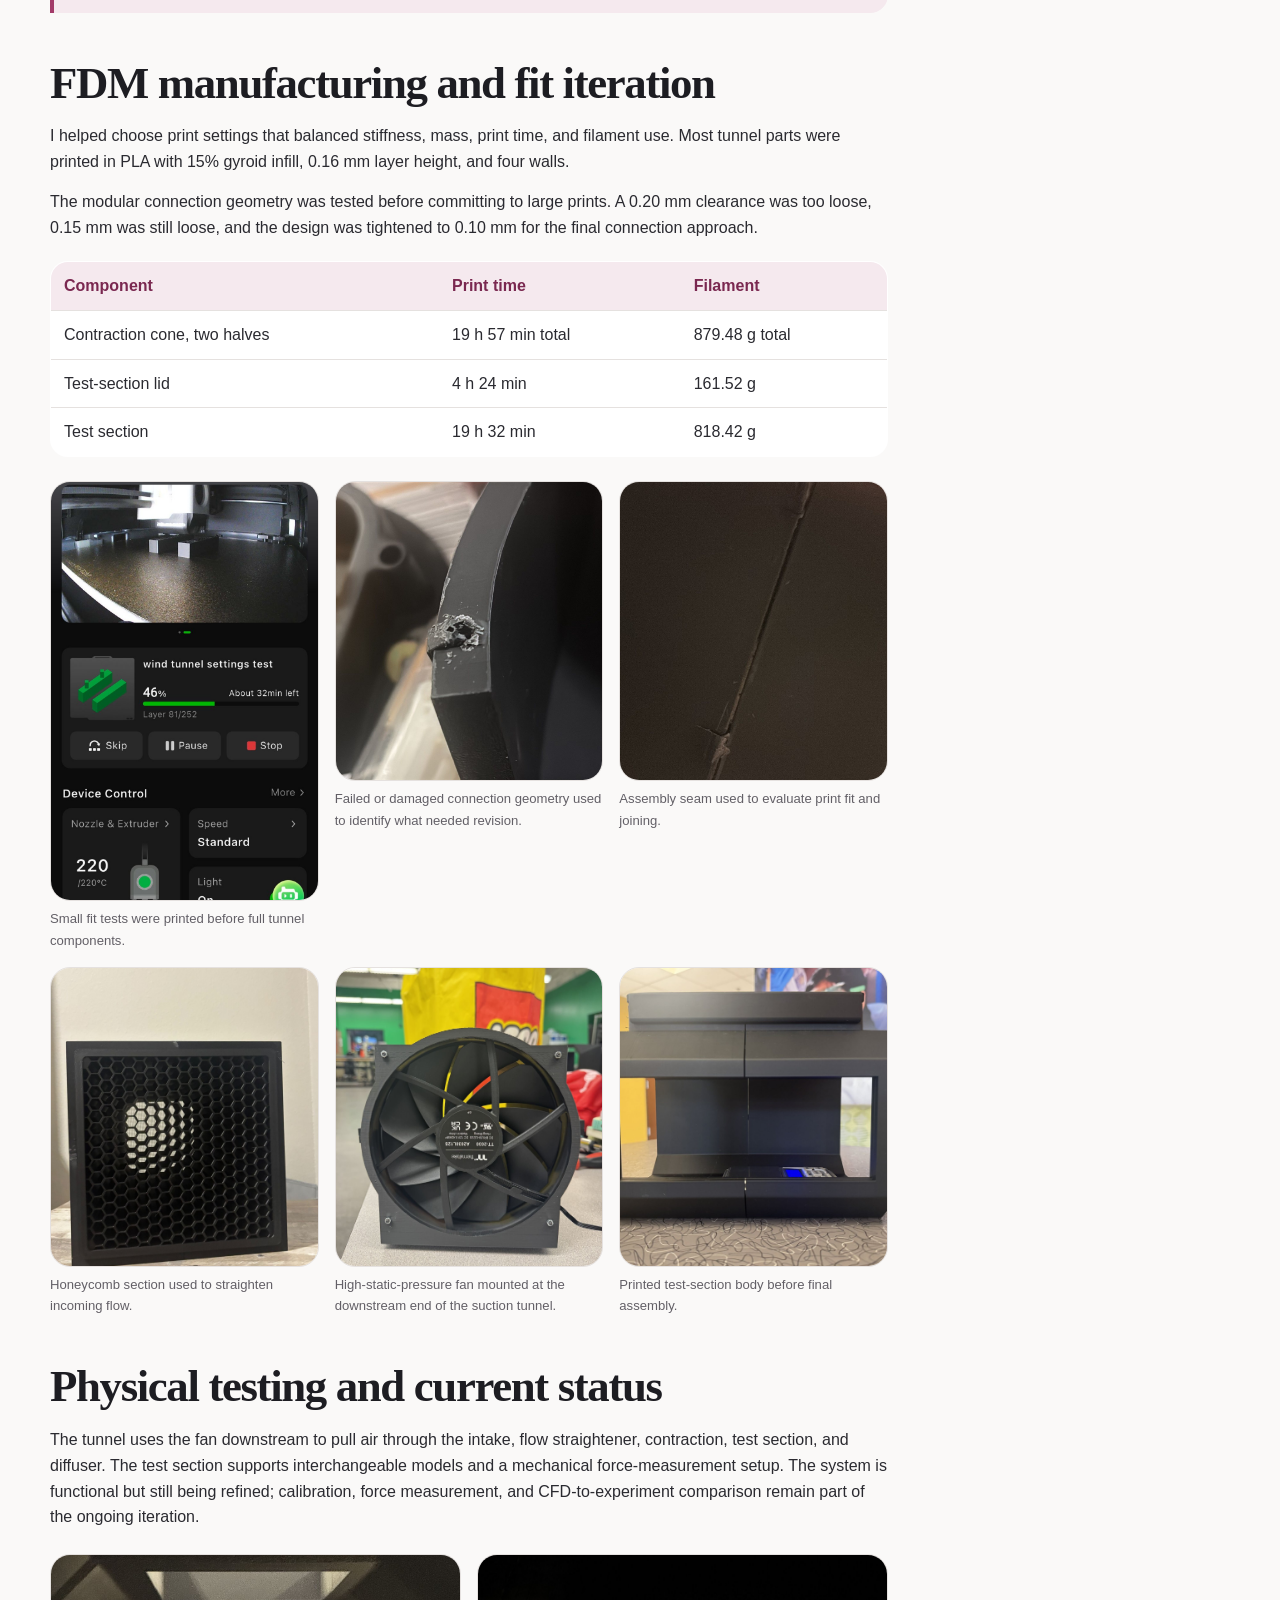
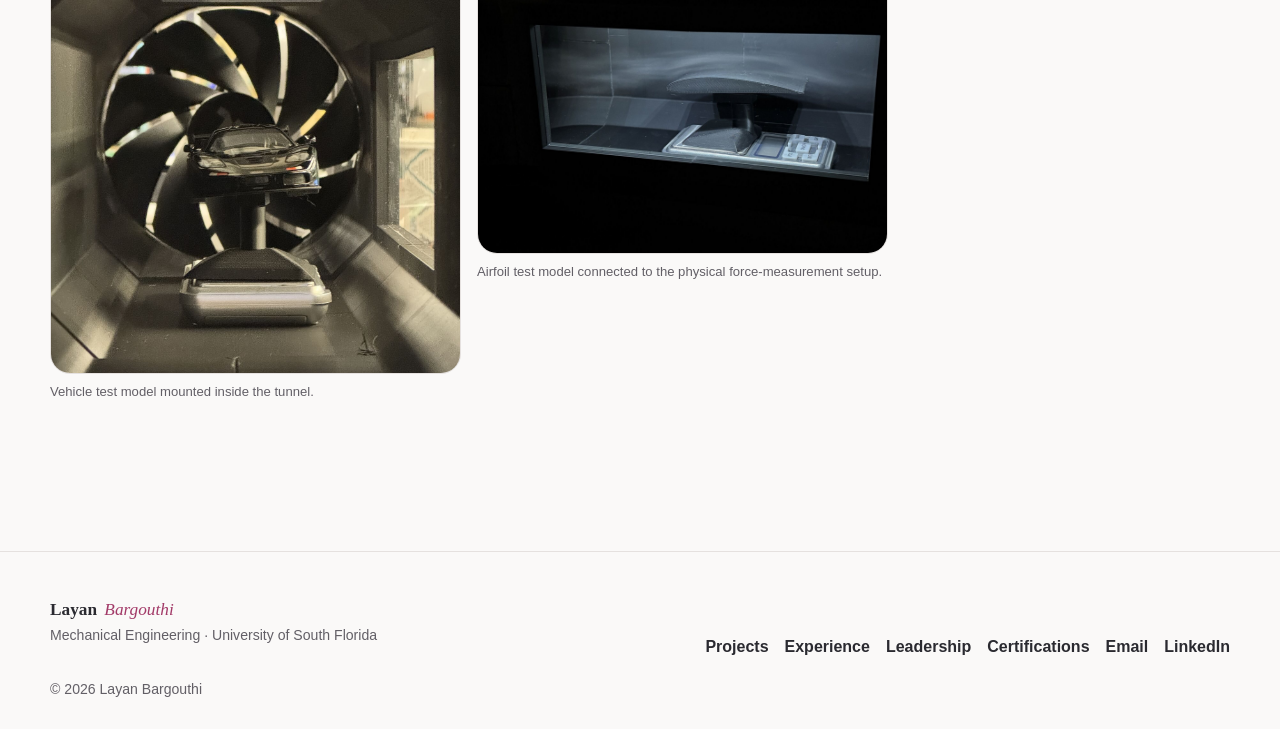
<file: project-wind-tunnel.html>
<!doctype html><html lang="en"><head><meta charset="utf-8"><meta name="viewport" content="width=device-width,initial-scale=1">
<meta name="description" content="Layan Bargouthi mechanical engineering portfolio">
<title>Desktop Wind Tunnel | Layan Bargouthi</title><link rel="stylesheet" href="styles.css?v=20261114c"></head><body><header class="site-header"><div class="container nav">
<a class="brand" href="index.html">Layan <span class="signature">Bargouthi</span></a>
<button class="menu-btn" aria-label="Open navigation">☰</button>
<nav class="nav-links"><a href="index.html" class="">Home</a><a href="projects.html" class="active">Projects</a><a href="experience.html" class="">Experience</a><a href="leadership.html" class="">Leadership</a><a href="about.html" class="">About</a><a class="nav-cta" href="about.html#contact">Contact</a></nav>
</div></header><main>
<section class="project-hero"><div class="container"><span class="eyebrow">CFD · Aerodynamics · Additive Manufacturing</span>
<h1>Desktop Wind Tunnel</h1><p class="lead">A student-built suction wind tunnel used to compare aerodynamic test models through ANSYS Fluent simulations and physical testing.</p>
<div class="project-meta"><span class="tag">Test Models & Comparative Analysis Lead</span><span class="tag">SOLIDWORKS</span><span class="tag">ANSYS Fluent</span><span class="tag">FDM 3D Printing</span></div></div></section>
<section class="section tight"><div class="container project-layout"><article class="project-main">
<div class="hero-image"><img data-lightbox src="wind-hero.jpg" alt="Completed desktop wind tunnel with test models and components"></div>

<section class="content-block" id="overview"><h2>Project scope and my role</h2>
<p>I chose the comparative-analysis role because I wanted a project where I could learn ANSYS Fluent while working on aerodynamics. Motorsport and high-performance cars heavily influenced the test-model idea, so the project included both airfoils and vehicle models instead of treating the tunnel as a single demonstration.</p>
<p>My core responsibility was to select and model test geometries, run CFD before physical testing, compare results, and help manufacture the tunnel. Beyond that role, I supported additional CAD and assembly, handled many of the long FDM prints, and contributed to the mechanical drag-measuring rig and test-model mounting system.</p>
<div class="metric-grid"><div class="metric"><strong>3.6895 m/s</strong><span>Final CFD inlet velocity</span></div><div class="metric"><strong>500</strong><span>Iterations used for reported airfoil runs</span></div><div class="metric"><strong>0.005084 m²</strong><span>Airfoil reference planform area</span></div></div>
</section>

<section class="content-block" id="models"><h2>Test-model selection</h2>
<p>The tunnel had a test-section constraint of approximately 5.7 × 5.7 × 9.5 in. I used those dimensions to shortlist models that would fit without blocking too much of the flow.</p>
<ul class="bullets">
<li><strong>Vehicles:</strong> a McLaren F1 road-car model and a Volkswagen Beetle because they represent very different approaches to vehicle shape and aerodynamic performance. A Formula 1 race-car model was also considered as an additional comparison.</li>
<li><strong>Airfoils:</strong> NACA 0012, 2412, 4412, 0015, 2415, and 4415, with additional angle-of-attack testing planned around 0012 and 4412.</li>
<li><strong>Spheres/textures:</strong> ping-pong, golf, and pickleball shapes as options for comparing surface effects and wake behavior.</li>
</ul>
<div class="gallery three">
<figure class="figure contain"><img data-lightbox src="wind-naca-profiles.jpg" alt="Chart of NACA airfoil profiles"><figcaption>Reference profiles used while choosing comparable airfoils.</figcaption></figure>
<figure class="figure contain"><img data-lightbox src="wind-naca-generator.jpg" alt="NACA 0012 coordinate generator"><figcaption>NACA 4-digit coordinates generated for import into CAD/CFD.</figcaption></figure>
<figure class="figure contain"><img data-lightbox src="wind-excel.jpg" alt="Airfoil coordinate data in Excel"><figcaption>Coordinate data prepared in Excel before export to a text file.</figcaption></figure>
</div>
</section>

<section class="content-block" id="cad"><h2>Airfoil modeling workflow</h2>
<p>I generated NACA coordinates, reformatted them in Excel, imported the points into SOLIDWORKS and ANSYS, and scaled the physical models to fit the test section. In SOLIDWORKS, the final printed airfoil span was 2 in with a chord of about 3.94 in.</p>
<div class="gallery">
<figure class="figure contain"><img data-lightbox src="wind-designmodeler.jpg" alt="NACA 0012 airfoil surface in ANSYS DesignModeler"><figcaption>Imported coordinate curve and generated airfoil surface.</figcaption></figure>
<figure class="figure contain"><img data-lightbox src="wind-solidworks-airfoil.jpg" alt="NACA airfoil profile in SOLIDWORKS"><figcaption>Physical airfoil geometry scaled for the tunnel.</figcaption></figure>
<figure class="figure contain"><img data-lightbox src="wind-planform.jpg" alt="SOLIDWORKS airfoil planform area measurement"><figcaption>Reference planform area used for lift and drag coefficient calculations.</figcaption></figure>
<figure class="figure contain"><img data-lightbox src="wind-cad.jpg" alt="Desktop wind tunnel SOLIDWORKS assembly"><figcaption>Full tunnel assembly showing the intake, test section, diffuser, and fan end.</figcaption></figure>
</div>
</section>

<section class="content-block" id="cfd"><h2>ANSYS Fluent setup</h2>
<p>To keep the comparison consistent, I created a reusable CFD workflow for each airfoil rather than rebuilding the simulation from scratch.</p>
<div class="steps">
<div class="step"><div><strong>Geometry:</strong> place the test model inside a fluid-domain representation of the test section and subtract the solid model from the fluid volume.</div></div>
<div class="step"><div><strong>Named selections:</strong> define inlet, outlet, and the airfoil wall so the same boundary setup can be reused.</div></div>
<div class="step"><div><strong>Mesh:</strong> apply 0.002 m face sizing at the airfoil wall plus inflation with 10 maximum layers and a 1.2 growth rate.</div></div>
<div class="step"><div><strong>Solver:</strong> steady, pressure-based Fluent solution using air and the k-ω SST turbulence model.</div></div>
<div class="step"><div><strong>Boundary conditions:</strong> 3.6895 m/s velocity inlet, 5% turbulence intensity, turbulence viscosity ratio of 10, and a 0 Pa pressure outlet.</div></div>
<div class="step"><div><strong>Reports:</strong> compute drag in the x-direction and lift in the y-direction after 500 iterations.</div></div>
</div>
<div class="gallery">
<figure class="figure contain"><img data-lightbox src="wind-domain.jpg" alt="ANSYS Fluent test-section domain with inlet and outlet"><figcaption>Reusable test-section fluid domain and flow direction.</figcaption></figure>
<figure class="figure contain"><img data-lightbox src="wind-mesh.jpg" alt="ANSYS mesh around airfoil test geometry"><figcaption>Mesh refinement around the test model.</figcaption></figure>
<figure class="figure contain"><img data-lightbox src="wind-residuals.jpg" alt="ANSYS Fluent residual convergence plot"><figcaption>Residuals monitored during the solution.</figcaption></figure>
<figure class="figure "><img data-lightbox src="wind-airfoil-test.jpg" alt="Physical airfoil mounted in the wind tunnel"><figcaption>Physical test setup using the airfoil and force-measurement rig.</figcaption></figure>
</div>
</section>

<section class="content-block" id="results"><h2>Airfoil comparison results</h2>
<p>The preliminary zero-degree simulations followed physically reasonable trends: the symmetric sections produced nearly zero lift, while increased camber produced more positive lift and generally more drag in this setup.</p>
<table class="results-table"><thead><tr><th>Airfoil</th><th>Drag coefficient</th><th>Lift coefficient</th></tr></thead><tbody>
<tr><td>NACA 0012</td><td>0.03807</td><td>-0.00016</td></tr>
<tr><td>NACA 2412</td><td>0.04049</td><td>0.03680</td></tr>
<tr><td>NACA 4412</td><td>0.04667</td><td>0.07440</td></tr>
<tr><td>NACA 0015</td><td>0.04520</td><td>-0.00037</td></tr>
<tr><td>NACA 2415</td><td>0.04727</td><td>0.03491</td></tr>
<tr><td>NACA 4415</td><td>0.05480</td><td>0.07583</td></tr>
</tbody></table>
<div class="callout"><strong>How I interpret these results:</strong> at the same 12% thickness, moving from NACA 0012 to 2412 to 4412 increased lift from approximately zero to 0.0368 to 0.0744, while drag also increased. The same general trend appeared in the 15% series. Because this is a small, low-Reynolds-number student-built system, I treat the values as preliminary model-scale CFD results rather than validated aerodynamic data. Experimental calibration and CFD-to-wind-tunnel comparison are still being refined.</div>
</section>

<section class="content-block" id="printing"><h2>FDM manufacturing and fit iteration</h2>
<p>I helped choose print settings that balanced stiffness, mass, print time, and filament use. Most tunnel parts were printed in PLA with 15% gyroid infill, 0.16 mm layer height, and four walls.</p>
<p>The modular connection geometry was tested before committing to large prints. A 0.20 mm clearance was too loose, 0.15 mm was still loose, and the design was tightened to 0.10 mm for the final connection approach.</p>
<table class="results-table"><thead><tr><th>Component</th><th>Print time</th><th>Filament</th></tr></thead><tbody>
<tr><td>Contraction cone, two halves</td><td>19 h 57 min total</td><td>879.48 g total</td></tr>
<tr><td>Test-section lid</td><td>4 h 24 min</td><td>161.52 g</td></tr>
<tr><td>Test section</td><td>19 h 32 min</td><td>818.42 g</td></tr>
</tbody></table>
<div class="gallery three">
<figure class="figure tall"><img data-lightbox src="wind-printer-test.jpg" alt="Bambu printer app showing wind tunnel settings test"><figcaption>Small fit tests were printed before full tunnel components.</figcaption></figure>
<figure class="figure "><img data-lightbox src="wind-fit-failure.jpg" alt="Close-up of damaged wind tunnel connector"><figcaption>Failed or damaged connection geometry used to identify what needed revision.</figcaption></figure>
<figure class="figure "><img data-lightbox src="wind-seam.jpg" alt="Wind tunnel printed seam close-up"><figcaption>Assembly seam used to evaluate print fit and joining.</figcaption></figure>
<figure class="figure "><img data-lightbox src="wind-honeycomb.jpg" alt="3D printed wind tunnel honeycomb flow straightener"><figcaption>Honeycomb section used to straighten incoming flow.</figcaption></figure>
<figure class="figure "><img data-lightbox src="wind-fan.jpg" alt="Wind tunnel fan and housing"><figcaption>High-static-pressure fan mounted at the downstream end of the suction tunnel.</figcaption></figure>
<figure class="figure "><img data-lightbox src="wind-test-section.jpg" alt="3D printed wind tunnel test section"><figcaption>Printed test-section body before final assembly.</figcaption></figure>
</div>
</section>

<section class="content-block" id="testing"><h2>Physical testing and current status</h2>
<p>The tunnel uses the fan downstream to pull air through the intake, flow straightener, contraction, test section, and diffuser. The test section supports interchangeable models and a mechanical force-measurement setup. The system is functional but still being refined; calibration, force measurement, and CFD-to-experiment comparison remain part of the ongoing iteration.</p>
<div class="gallery">
<figure class="figure tall"><img data-lightbox src="wind-car-test.jpg" alt="Vehicle model inside the wind tunnel test section"><figcaption>Vehicle test model mounted inside the tunnel.</figcaption></figure>
<figure class="figure "><img data-lightbox src="wind-airfoil-test.jpg" alt="Airfoil above digital scale force rig"><figcaption>Airfoil test model connected to the physical force-measurement setup.</figcaption></figure>
</div>
</section>
</article>
<aside class="project-aside"><h3>Project snapshot</h3><ul>
<li><small>Role</small><strong>Test Models & Comparative Analysis Lead</strong></li>
<li><small>Tools</small><strong>SOLIDWORKS · ANSYS Fluent · Bambu Studio</strong></li>
<li><small>Project focus</small><strong>Aerodynamics · CFD · FDM manufacturing</strong></li>
<li><small>Test speed</small><strong>3.6895 m/s</strong></li>
</ul><div class="mini-links"><a href="#models">Test models</a><a href="#cfd">CFD setup</a><a href="#results">Results</a><a href="#printing">Manufacturing</a><a href="#testing">Physical testing</a></div></aside>
</div></section></main><footer class="footer"><div class="container footer-grid">
<div><div class="brand">Layan <span class="signature">Bargouthi</span></div><p class="small">Mechanical Engineering · University of South Florida</p></div>
<div class="footer-links"><a href="projects.html">Projects</a><a href="experience.html">Experience</a><a href="leadership.html">Leadership</a><a href="about.html#certifications">Certifications</a><a href="mailto:layanbargouthi@gmail.com">Email</a><a href="https://www.linkedin.com/in/layanbargouthi/" target="_blank" rel="noopener">LinkedIn</a></div>
</div><div class="container small" style="margin-top:18px">© <span data-year></span> Layan Bargouthi</div></footer><script src="script.js?v=20261114"></script></body></html>
</file>
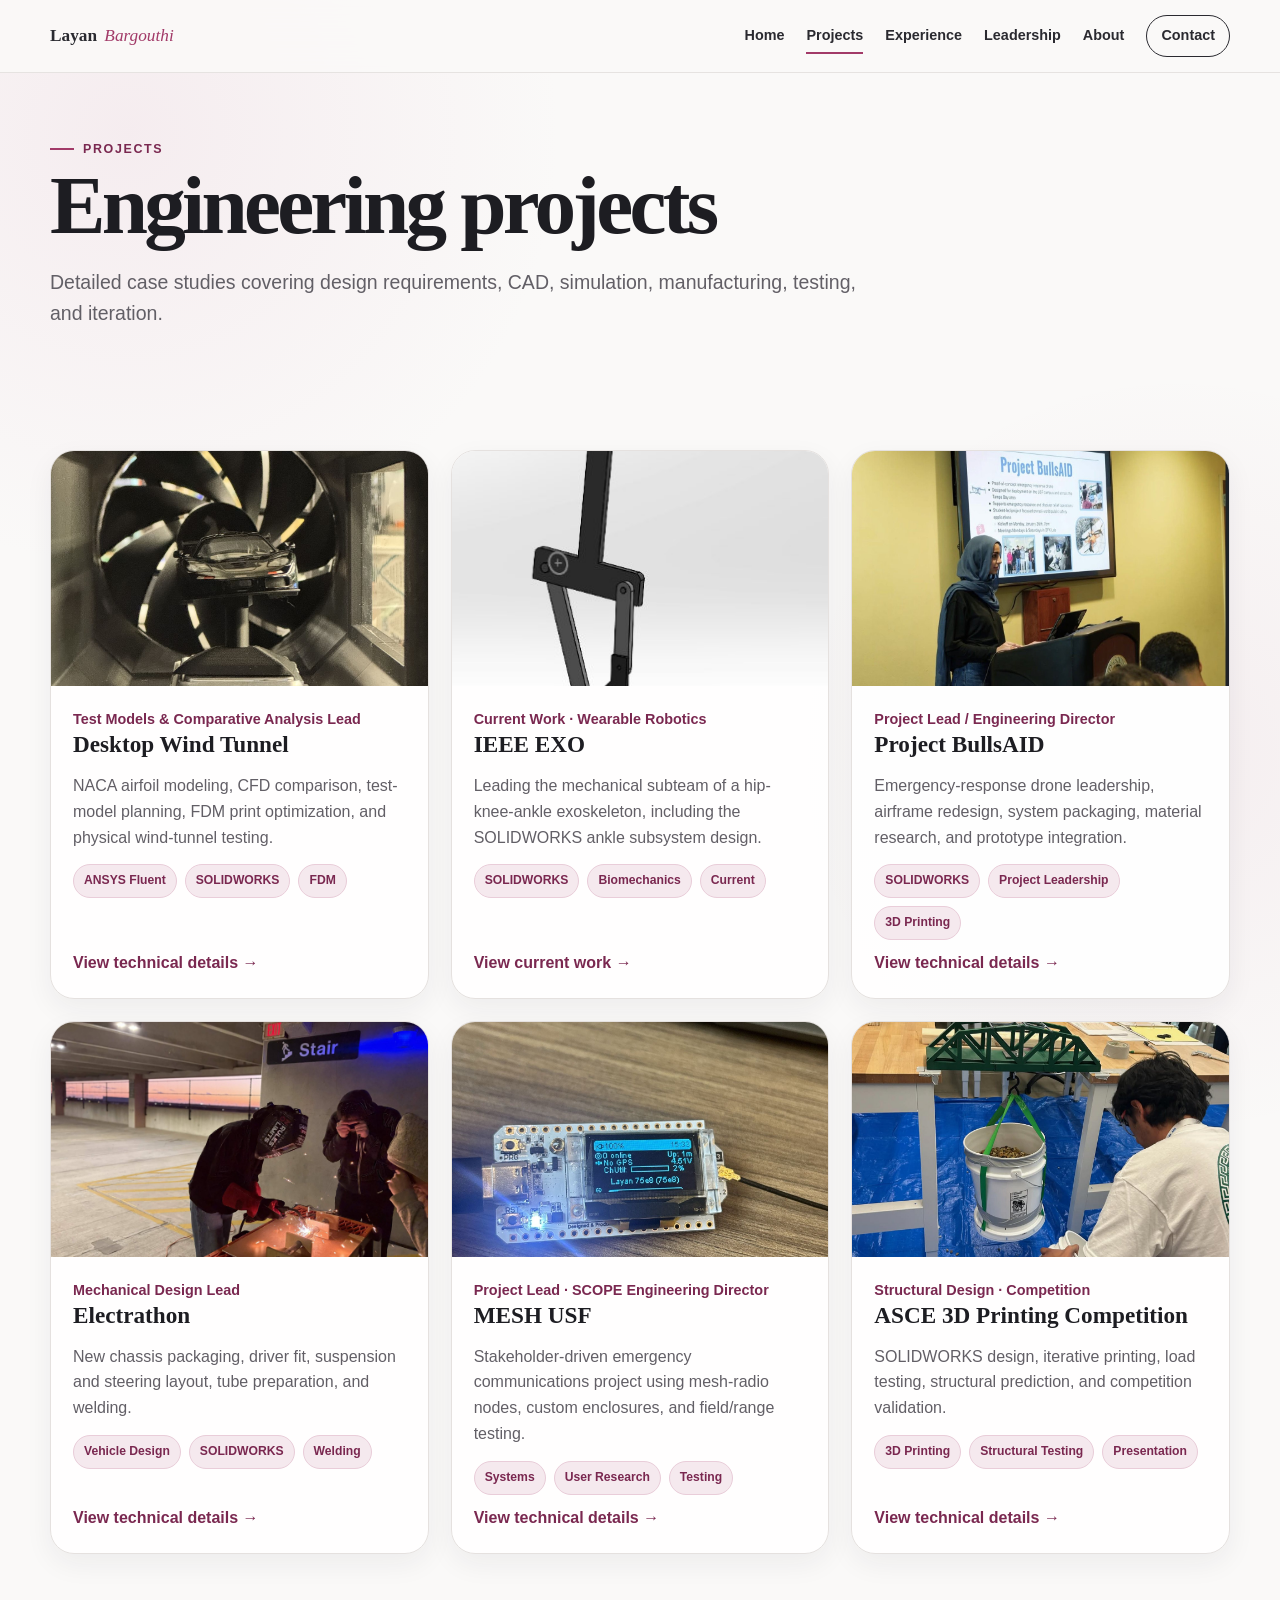
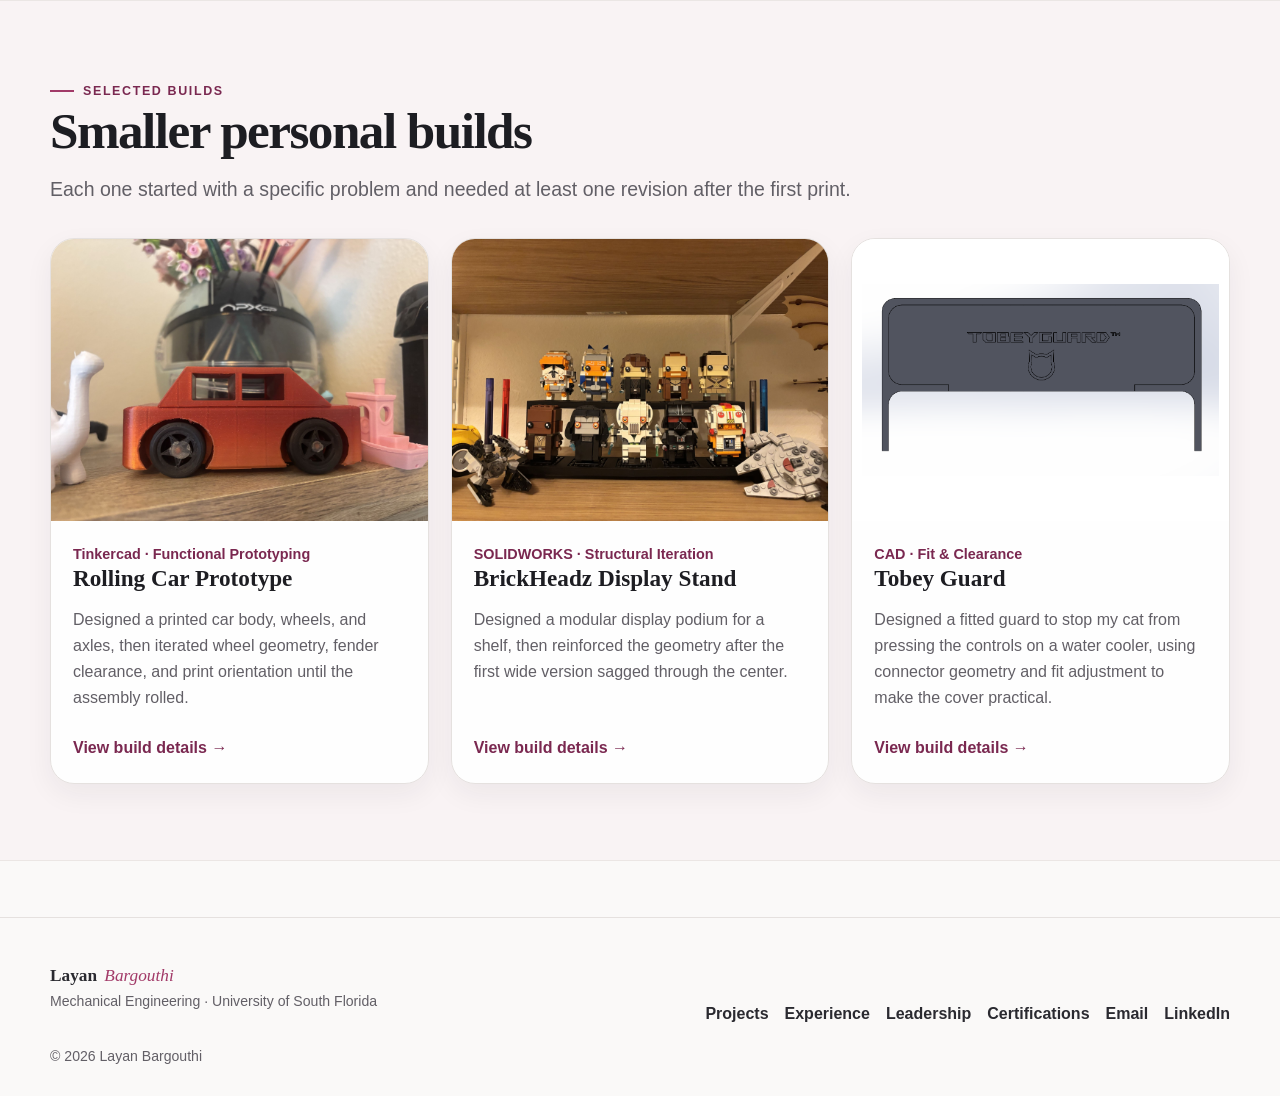
<file: projects.html>
<!doctype html><html lang="en"><head><meta charset="utf-8"><meta name="viewport" content="width=device-width,initial-scale=1">
<meta name="description" content="Layan Bargouthi mechanical engineering portfolio">
<title>Projects | Layan Bargouthi</title><link rel="stylesheet" href="styles.css?v=20261114c"></head><body><header class="site-header"><div class="container nav">
<a class="brand" href="index.html">Layan <span class="signature">Bargouthi</span></a>
<button class="menu-btn" aria-label="Open navigation">☰</button>
<nav class="nav-links"><a href="index.html" class="">Home</a><a href="projects.html" class="active">Projects</a><a href="experience.html" class="">Experience</a><a href="leadership.html" class="">Leadership</a><a href="about.html" class="">About</a><a class="nav-cta" href="about.html#contact">Contact</a></nav>
</div></header><main>
<section class="project-hero"><div class="container"><span class="eyebrow">Projects</span><h1>Engineering projects</h1>
<p class="lead">Detailed case studies covering design requirements, CAD, simulation, manufacturing, testing, and iteration.</p></div></section>
<section class="section tight"><div class="container"><div class="card-grid">
<article class="card"><div class="card-media"><img src="wind-car-test.jpg" alt="Car test model inside desktop wind tunnel"></div><div class="card-body"><span class="kicker">Test Models & Comparative Analysis Lead</span><h3>Desktop Wind Tunnel</h3><p>NACA airfoil modeling, CFD comparison, test-model planning, FDM print optimization, and physical wind-tunnel testing.</p><div class="tag-row"><span class="tag">ANSYS Fluent</span><span class="tag">SOLIDWORKS</span><span class="tag">FDM</span></div><a class="card-link" href="project-wind-tunnel.html">View technical details →</a></div></article>
<article class="card"><div class="card-media"><img src="exo-ankle-concept-1.jpg" alt="Early ankle subsystem design concept"></div><div class="card-body"><span class="kicker">Current Work · Wearable Robotics</span><h3>IEEE EXO</h3><p>Leading the mechanical subteam of a hip-knee-ankle exoskeleton, including the SOLIDWORKS ankle subsystem design.</p><div class="tag-row"><span class="tag">SOLIDWORKS</span><span class="tag">Biomechanics</span><span class="tag">Current</span></div><a class="card-link" href="project-exo.html">View current work →</a></div></article>
<article class="card"><div class="card-media"><img src="bulls-presentation.jpg" alt="Layan presenting Project BullsAID"></div><div class="card-body"><span class="kicker">Project Lead / Engineering Director</span><h3>Project BullsAID</h3><p>Emergency-response drone leadership, airframe redesign, system packaging, material research, and prototype integration.</p><div class="tag-row"><span class="tag">SOLIDWORKS</span><span class="tag">Project Leadership</span><span class="tag">3D Printing</span></div><a class="card-link" href="project-bullsaid.html">View technical details →</a></div></article>
<article class="card"><div class="card-media"><img src="electrathon-hero.jpg" alt="Electrathon fabrication welding"></div><div class="card-body"><span class="kicker">Mechanical Design Lead</span><h3>Electrathon</h3><p>New chassis packaging, driver fit, suspension and steering layout, tube preparation, and welding.</p><div class="tag-row"><span class="tag">Vehicle Design</span><span class="tag">SOLIDWORKS</span><span class="tag">Welding</span></div><a class="card-link" href="project-electrathon.html">View technical details →</a></div></article>
<article class="card"><div class="card-media"><img src="mesh-hero.jpg" alt="Powered mesh radio node"></div><div class="card-body"><span class="kicker">Project Lead · SCOPE Engineering Director</span><h3>MESH USF</h3><p>Stakeholder-driven emergency communications project using mesh-radio nodes, custom enclosures, and field/range testing.</p><div class="tag-row"><span class="tag">Systems</span><span class="tag">User Research</span><span class="tag">Testing</span></div><a class="card-link" href="project-mesh.html">View technical details →</a></div></article>
<article class="card"><div class="card-media"><img src="asce-hero.jpg" alt="3D printed ASCE bridge under load testing"></div><div class="card-body"><span class="kicker">Structural Design · Competition</span><h3>ASCE 3D Printing Competition</h3><p>SOLIDWORKS design, iterative printing, load testing, structural prediction, and competition validation.</p><div class="tag-row"><span class="tag">3D Printing</span><span class="tag">Structural Testing</span><span class="tag">Presentation</span></div><a class="card-link" href="project-asce.html">View technical details →</a></div></article>

</div></div></section>

<section class="section soft" id="selected-builds"><div class="container"><span class="eyebrow">Selected builds</span><h2>Smaller personal builds</h2>
<p class="lead">Each one started with a specific problem and needed at least one revision after the first print.</p>
<div class="card-grid personal-build-grid">
<article class="card"><div class="card-media"><img src="rolling-car.jpg" alt="Finished 3D-printed rolling car prototype"></div><div class="card-body"><span class="kicker">Tinkercad · Functional Prototyping</span><h3>Rolling Car Prototype</h3><p>Designed a printed car body, wheels, and axles, then iterated wheel geometry, fender clearance, and print orientation until the assembly rolled.</p><a class="card-link" href="project-rolling-car.html">View build details →</a></div></article>
<article class="card"><div class="card-media"><img src="brickheadz-stand.jpg" alt="LEGO BrickHeadz displayed on a custom 3D-printed stand"></div><div class="card-body"><span class="kicker">SOLIDWORKS · Structural Iteration</span><h3>BrickHeadz Display Stand</h3><p>Designed a modular display podium for a shelf, then reinforced the geometry after the first wide version sagged through the center.</p><a class="card-link" href="project-brickheadz-stand.html">View build details →</a></div></article>
<article class="card"><div class="card-media contain-media"><img src="tobey-guard.jpg" alt="CAD model of the Tobey Guard"></div><div class="card-body"><span class="kicker">CAD · Fit & Clearance</span><h3>Tobey Guard</h3><p>Designed a fitted guard to stop my cat from pressing the controls on a water cooler, using connector geometry and fit adjustment to make the cover practical.</p><a class="card-link" href="project-tobey-guard.html">View build details →</a></div></article>
</div></div></section>
</main><footer class="footer"><div class="container footer-grid">
<div><div class="brand">Layan <span class="signature">Bargouthi</span></div><p class="small">Mechanical Engineering · University of South Florida</p></div>
<div class="footer-links"><a href="projects.html">Projects</a><a href="experience.html">Experience</a><a href="leadership.html">Leadership</a><a href="about.html#certifications">Certifications</a><a href="mailto:layanbargouthi@gmail.com">Email</a><a href="https://www.linkedin.com/in/layanbargouthi/" target="_blank" rel="noopener">LinkedIn</a></div>
</div><div class="container small" style="margin-top:18px">© <span data-year></span> Layan Bargouthi</div></footer><script src="script.js?v=20261114"></script></body></html>
</file>
<file: styles.css>
:root{
  --bg:#faf9f8;
  --paper:#ffffff;
  --paper-2:#f4f1f0;
  --tint:#e6c4d3;
  --tint-soft:#f5e9ee;
  --accent:#a23a68;
  --accent-dark:#7a2850;
  --brown:#2a2a30;
  --brown-2:#625f66;
  --line:#e5e1df;
  --sage:#dfe8de;
  --shadow:0 16px 44px rgba(42,42,48,.10);
  --radius:24px;
}
*{box-sizing:border-box}
html{scroll-behavior:smooth}
body{
  margin:0;
  color:var(--brown);
  background:
    radial-gradient(circle at 10% 5%, rgba(230,196,211,.24), transparent 27rem),
    radial-gradient(circle at 92% 28%, rgba(162,58,104,.06), transparent 24rem),
    var(--bg);
  font-family:"Segoe UI",Arial,sans-serif;
  line-height:1.62;
}
img{max-width:100%;display:block}
a{color:inherit;text-decoration:none}
button{font:inherit}
::selection{background:var(--tint);color:var(--brown)}
.container{width:min(1180px,calc(100% - 40px));margin:auto}
.section{padding:76px 0}
.section.tight{padding:46px 0}
.section.soft{background:rgba(245,233,238,.42);border-block:1px solid rgba(229,225,223,.7)}
.eyebrow{font-size:.78rem;letter-spacing:.13em;text-transform:uppercase;font-weight:800;color:var(--accent-dark)}
.eyebrow:before{content:"";display:inline-block;width:24px;height:2px;margin:0 9px 3px 0;background:var(--accent)}
h1,h2,h3,h4{font-family:Georgia,"Times New Roman",serif;line-height:1.08;margin:0 0 16px;color:#1d1d22}
h1{font-size:clamp(3rem,7vw,6.5rem);letter-spacing:-.045em}
h2{font-size:clamp(2rem,4vw,3.8rem);letter-spacing:-.03em}
h3{font-size:1.45rem}
h4{font-size:1.08rem}
p{margin:0 0 14px}
.lead{font-size:clamp(1.05rem,1.8vw,1.22rem);color:var(--brown-2);max-width:820px}
.signature{font-family:Georgia,"Times New Roman",serif;font-style:italic;color:var(--accent);font-weight:400}
.muted{color:var(--brown-2)}
.kicker{font-weight:800;color:var(--accent-dark);font-size:.9rem}
.small{font-size:.88rem;color:var(--brown-2)}
code{font-family:Consolas,monospace;background:var(--tint-soft);padding:.1em .35em;border-radius:6px}
hr{border:0;border-top:1px solid var(--line);margin:34px 0}

.site-header{position:sticky;top:0;z-index:60;background:rgba(250,249,248,.92);backdrop-filter:blur(16px);border-bottom:1px solid rgba(229,225,223,.9)}
.nav{height:72px;display:flex;align-items:center;justify-content:space-between;gap:22px}
.brand{font-family:Georgia,"Times New Roman",serif;font-weight:700;font-size:1.08rem;white-space:nowrap}
.brand .signature{font-size:1.08rem;margin-left:3px}
.nav-links{display:flex;gap:22px;align-items:center;font-weight:700;font-size:.9rem}
.nav-links a{padding:8px 0;position:relative}
.nav-links a:after{content:"";position:absolute;height:2px;left:0;right:100%;bottom:2px;background:var(--accent);transition:.2s ease}
.nav-links a:hover:after,.nav-links a.active:after{right:0}
.nav-cta{border:1px solid var(--brown);padding:8px 14px!important;border-radius:999px}
.nav-cta:after{display:none}
.menu-btn{display:none;border:0;background:transparent;font-size:1.35rem;color:var(--brown)}

.hero{padding:72px 0 64px}
.hero-grid{display:grid;grid-template-columns:1.05fr .75fr;gap:58px;align-items:center}
.hero h1{font-size:clamp(3.5rem,7vw,6.6rem);max-width:780px}
.hero-copy .lead{max-width:720px}
.hero-actions{display:flex;gap:12px;flex-wrap:wrap;margin-top:26px}
.btn{display:inline-flex;align-items:center;justify-content:center;gap:8px;padding:12px 18px;border-radius:999px;border:1px solid var(--brown);font-weight:800;transition:.2s ease}
.btn.primary{background:var(--brown);color:#fff}
.btn.secondary{background:rgba(255,255,255,.55)}
.btn:hover{transform:translateY(-2px);box-shadow:0 8px 20px rgba(42,42,48,.12)}
.hero-photo{border-radius:14px;overflow:hidden;box-shadow:0 8px 24px rgba(42,42,48,.08);border:1px solid var(--line);background:#fff;position:relative}
.hero-photo img{width:100%;height:auto;aspect-ratio:4/5;object-fit:cover;object-position:center 22%}
.hero-photo .photo-label{position:static;background:#fff;padding:12px 16px;border-top:1px solid var(--line);font-size:.85rem;color:var(--brown-2);letter-spacing:.02em}
.quick-grid{display:grid;grid-template-columns:repeat(3,1fr);gap:12px;margin-top:30px}
.quick{background:rgba(255,255,255,.72);border:1px solid var(--line);padding:15px 16px;border-radius:18px}
.quick strong{display:block;font-size:1rem;color:var(--accent-dark)}
.quick span{display:block;font-size:.84rem;color:var(--brown-2);margin-top:3px}

.card-grid{display:grid;grid-template-columns:repeat(3,1fr);gap:22px;margin-top:32px}
.card{background:rgba(255,255,255,.92);border:1px solid var(--line);border-radius:var(--radius);overflow:hidden;box-shadow:0 10px 28px rgba(42,42,48,.06);transition:.22s ease;display:flex;flex-direction:column}
.card:hover{transform:translateY(-4px);box-shadow:var(--shadow)}
.card-media{aspect-ratio:16/10;overflow:hidden;background:var(--tint-soft)}
.card-media img{width:100%;height:100%;object-fit:cover}
.card-body{padding:22px;display:flex;flex-direction:column;flex:1}
.card-body p{color:var(--brown-2)}
.card-link{margin-top:auto;padding-top:10px;font-weight:800;color:var(--accent-dark)}
.tag-row,.project-meta{display:flex;gap:8px;flex-wrap:wrap}
.tag{font-size:.76rem;font-weight:800;padding:6px 10px;background:var(--tint-soft);color:var(--accent-dark);border:1px solid #e9cdd9;border-radius:999px}
.project-meta{margin:18px 0 0}
.wide-card{display:grid;grid-template-columns:1fr 1fr;overflow:hidden;border:1px solid var(--line);border-radius:30px;background:var(--paper);box-shadow:var(--shadow)}
.wide-card .media{min-height:360px}
.wide-card .media img{width:100%;height:100%;object-fit:cover}
.wide-card .copy{padding:36px}

.feature-band{background:var(--brown);color:#faf9f8;border-radius:30px;padding:36px;display:grid;grid-template-columns:1.1fr .9fr;gap:38px;align-items:center}
.feature-band h2{color:#faf9f8}
.feature-band .lead{color:#e5e1df}
.feature-band .eyebrow{color:var(--tint)}
.feature-band .eyebrow:before{background:var(--tint)}
.pill-list{display:flex;gap:9px;flex-wrap:wrap}
.pill-list span{font-size:.87rem;padding:8px 11px;border-radius:999px;border:1px solid rgba(255,255,255,.22);background:rgba(255,255,255,.08)}

.project-hero{padding:62px 0 28px}
.project-hero h1{font-size:clamp(3rem,6.5vw,6rem)}
.project-layout{display:grid;grid-template-columns:minmax(0,1fr) 300px;gap:42px;align-items:start}
.project-main{min-width:0}
.project-aside{position:sticky;top:96px;background:rgba(255,255,255,.92);border:1px solid var(--line);border-radius:22px;padding:20px}
.project-aside h3{margin-bottom:10px}
.project-aside ul{list-style:none;margin:0;padding:0}
.project-aside li{padding:10px 0;border-bottom:1px solid var(--line)}
.project-aside li:last-child{border-bottom:0}
.project-aside small{display:block;font-size:.7rem;text-transform:uppercase;letter-spacing:.09em;font-weight:800;color:var(--brown-2)}
.project-aside strong{display:block;margin-top:2px}
.project-aside .mini-links{display:grid;gap:7px;margin-top:16px}
.project-aside .mini-links a{font-size:.85rem;color:var(--accent-dark);font-weight:800}
.hero-image{border-radius:28px;overflow:hidden;margin:12px 0 42px;border:1px solid var(--line);box-shadow:var(--shadow);background:#eee}
.hero-image img{width:100%;height:auto;max-height:650px;object-fit:cover}
.hero-image.tall img{max-height:760px}
.caption{font-size:.82rem;color:var(--brown-2);margin-top:8px}
.content-block{margin:0 0 46px}
.content-block h2{font-size:clamp(1.9rem,3.5vw,3rem)}
.content-block h3{margin-top:24px}
.bullets{margin:12px 0 0;padding-left:20px}
.bullets li{margin:7px 0}
.callout{padding:22px 24px;background:var(--tint-soft);border-left:4px solid var(--accent);border-radius:0 18px 18px 0;margin:22px 0}
.metric-grid{display:grid;grid-template-columns:repeat(3,1fr);gap:12px;margin:22px 0}
.metric{border:1px solid var(--line);background:var(--paper);border-radius:18px;padding:17px}
.metric strong{display:block;font-size:1.25rem;color:var(--accent-dark)}
.metric span{font-size:.82rem;color:var(--brown-2)}
.gallery{display:grid;grid-template-columns:repeat(2,1fr);gap:16px;margin:24px 0}
.gallery.three{grid-template-columns:repeat(3,1fr)}
.figure{margin:0}
.figure button{all:unset;display:block;width:100%;cursor:zoom-in}
.figure img{width:100%;height:300px;object-fit:cover;border-radius:20px;border:1px solid var(--line);background:#eee}
.figure.contain img{object-fit:contain;background:#fff}
.figure.tall img{height:420px}
.figure figcaption{font-size:.82rem;color:var(--brown-2);margin-top:7px}
.results-table{width:100%;border-collapse:collapse;margin:20px 0;background:var(--paper);border:1px solid var(--line);border-radius:18px;overflow:hidden;display:table}
.results-table th,.results-table td{padding:11px 13px;border-bottom:1px solid var(--line);text-align:left}
.results-table th{background:var(--tint-soft);color:var(--accent-dark)}
.results-table tr:last-child td{border-bottom:0}
.steps{counter-reset:step;display:grid;gap:12px;margin:18px 0}
.step{display:grid;grid-template-columns:42px 1fr;gap:12px;align-items:start;background:var(--paper);border:1px solid var(--line);padding:14px;border-radius:16px}
.step:before{counter-increment:step;content:counter(step);width:32px;height:32px;display:grid;place-items:center;border-radius:50%;background:var(--accent);color:#fff;font-weight:800}
.note{font-size:.88rem;color:var(--brown-2);padding:14px 16px;border:1px dashed #d0cbc9;border-radius:14px;background:rgba(255,255,255,.45)}

.split{display:grid;grid-template-columns:1fr 1fr;gap:32px;align-items:start}
.photo-stack{display:grid;grid-template-columns:1fr 1fr;gap:12px}
.photo-stack img{width:100%;height:300px;object-fit:cover;border-radius:20px;border:1px solid var(--line)}
.photo-stack img:first-child{grid-column:1/-1;height:360px}
.timeline{display:grid;gap:16px;margin-top:22px}
.timeline-item{display:grid;grid-template-columns:140px 1fr;gap:20px}
.timeline-date{font-weight:900;color:var(--accent-dark)}
.timeline-content{padding:0 0 18px 18px;border-left:2px solid var(--tint)}

.text-cards{display:grid;grid-template-columns:repeat(3,1fr);gap:16px;margin-top:26px}
.text-card{padding:22px;background:var(--paper);border:1px solid var(--line);border-radius:20px}
.text-card p{color:var(--brown-2)}

.newsletter-spread{display:grid;grid-template-columns:1fr 1fr;gap:16px;align-items:start}
.newsletter-spread img{width:100%;border:1px solid var(--line);border-radius:18px;box-shadow:0 10px 26px rgba(42,42,48,.08)}

.contact-box{background:var(--brown);color:#faf9f8;border-radius:30px;padding:34px}
.contact-box h2{color:#faf9f8}
.contact-box a{color:var(--tint);font-weight:800}

.footer{padding:44px 0 28px;border-top:1px solid var(--line);margin-top:56px}
.footer-grid{display:flex;justify-content:space-between;align-items:flex-end;gap:28px}
.footer-links{display:flex;gap:16px;flex-wrap:wrap;font-weight:700}

.lightbox{position:fixed;inset:0;z-index:200;background:rgba(32,32,38,.92);display:none;align-items:center;justify-content:center;padding:34px}
.lightbox.open{display:flex}
.lightbox img{max-width:min(1200px,92vw);max-height:85vh;border-radius:18px;box-shadow:0 24px 80px rgba(0,0,0,.4)}
.lightbox-close{position:absolute;right:24px;top:18px;border:0;background:rgba(255,255,255,.12);color:white;width:42px;height:42px;border-radius:50%;font-size:1.5rem;cursor:pointer}

@media(max-width:950px){
  .hero-grid,.project-layout,.split,.feature-band,.wide-card{grid-template-columns:1fr}
  .project-aside{position:static}
  .card-grid{grid-template-columns:repeat(2,1fr)}
  .gallery.three{grid-template-columns:repeat(2,1fr)}
  
  
}
@media(max-width:700px){
  .container{width:min(100% - 26px,1180px)}
  .nav-links{display:none;position:absolute;top:72px;left:13px;right:13px;flex-direction:column;align-items:flex-start;background:var(--paper);border:1px solid var(--line);border-radius:18px;padding:16px;box-shadow:var(--shadow)}
  .nav-links.open{display:flex}
  .menu-btn{display:block}
  .hero{padding-top:48px}
  
  .quick-grid,.card-grid,.gallery,.gallery.three,.metric-grid,.text-cards,.newsletter-spread{grid-template-columns:1fr}
  .figure img,.figure.tall img{height:auto;max-height:520px}
  .timeline-item{grid-template-columns:1fr;gap:4px}
  .timeline-content{border-left:0;padding-left:0}
  .section{padding:56px 0}
  .footer-grid{flex-direction:column;align-items:flex-start}
}

/* Final portfolio additions */
.contain-media{background:#fff}
.contain-media img{object-fit:contain;padding:10px}
.personal-build-grid .card-media{aspect-ratio:4/3}
.personal-hero img{object-fit:contain;background:#fff;max-height:720px}
.cert-grid{display:grid;grid-template-columns:repeat(3,1fr);gap:18px;margin-top:30px}
.cert-card{background:var(--paper);border:1px solid var(--line);border-radius:22px;overflow:hidden;box-shadow:0 10px 28px rgba(42,42,48,.06)}
.cert-image-button{all:unset;display:block;width:100%;cursor:zoom-in;background:#fff}
.cert-card img{width:100%;aspect-ratio:1.42/1;object-fit:contain;background:#fff}
.cert-copy{padding:18px 20px 20px}
.cert-copy h3{margin:5px 0 9px}
.cert-copy p{margin-bottom:5px}
.credential-id{font-family:Consolas,monospace;font-size:.78rem;color:var(--brown-2);word-break:break-word}
.contact-intro{max-width:720px;color:#e5e1df}
.contact-links{display:grid;grid-template-columns:repeat(3,1fr);gap:12px;margin-top:24px}
.contact-links a{display:block;padding:16px;border-radius:16px;border:1px solid rgba(255,255,255,.18);background:rgba(255,255,255,.07);transition:.2s ease}
.contact-links a:hover{transform:translateY(-2px);background:rgba(255,255,255,.11)}
.contact-links span{display:block;font-size:.72rem;text-transform:uppercase;letter-spacing:.11em;color:#e5e1df;font-weight:800;margin-bottom:4px}
.contact-links strong{color:#faf9f8;display:block;overflow-wrap:anywhere}
.homepage-secondary{align-items:stretch}
.homepage-secondary>div{background:var(--paper);border:1px solid var(--line);border-radius:24px;padding:28px}
@media(max-width:950px){.cert-grid{grid-template-columns:1fr 1fr}.contact-links{grid-template-columns:1fr}}
@media(max-width:700px){.cert-grid{grid-template-columns:1fr}}
</file>
